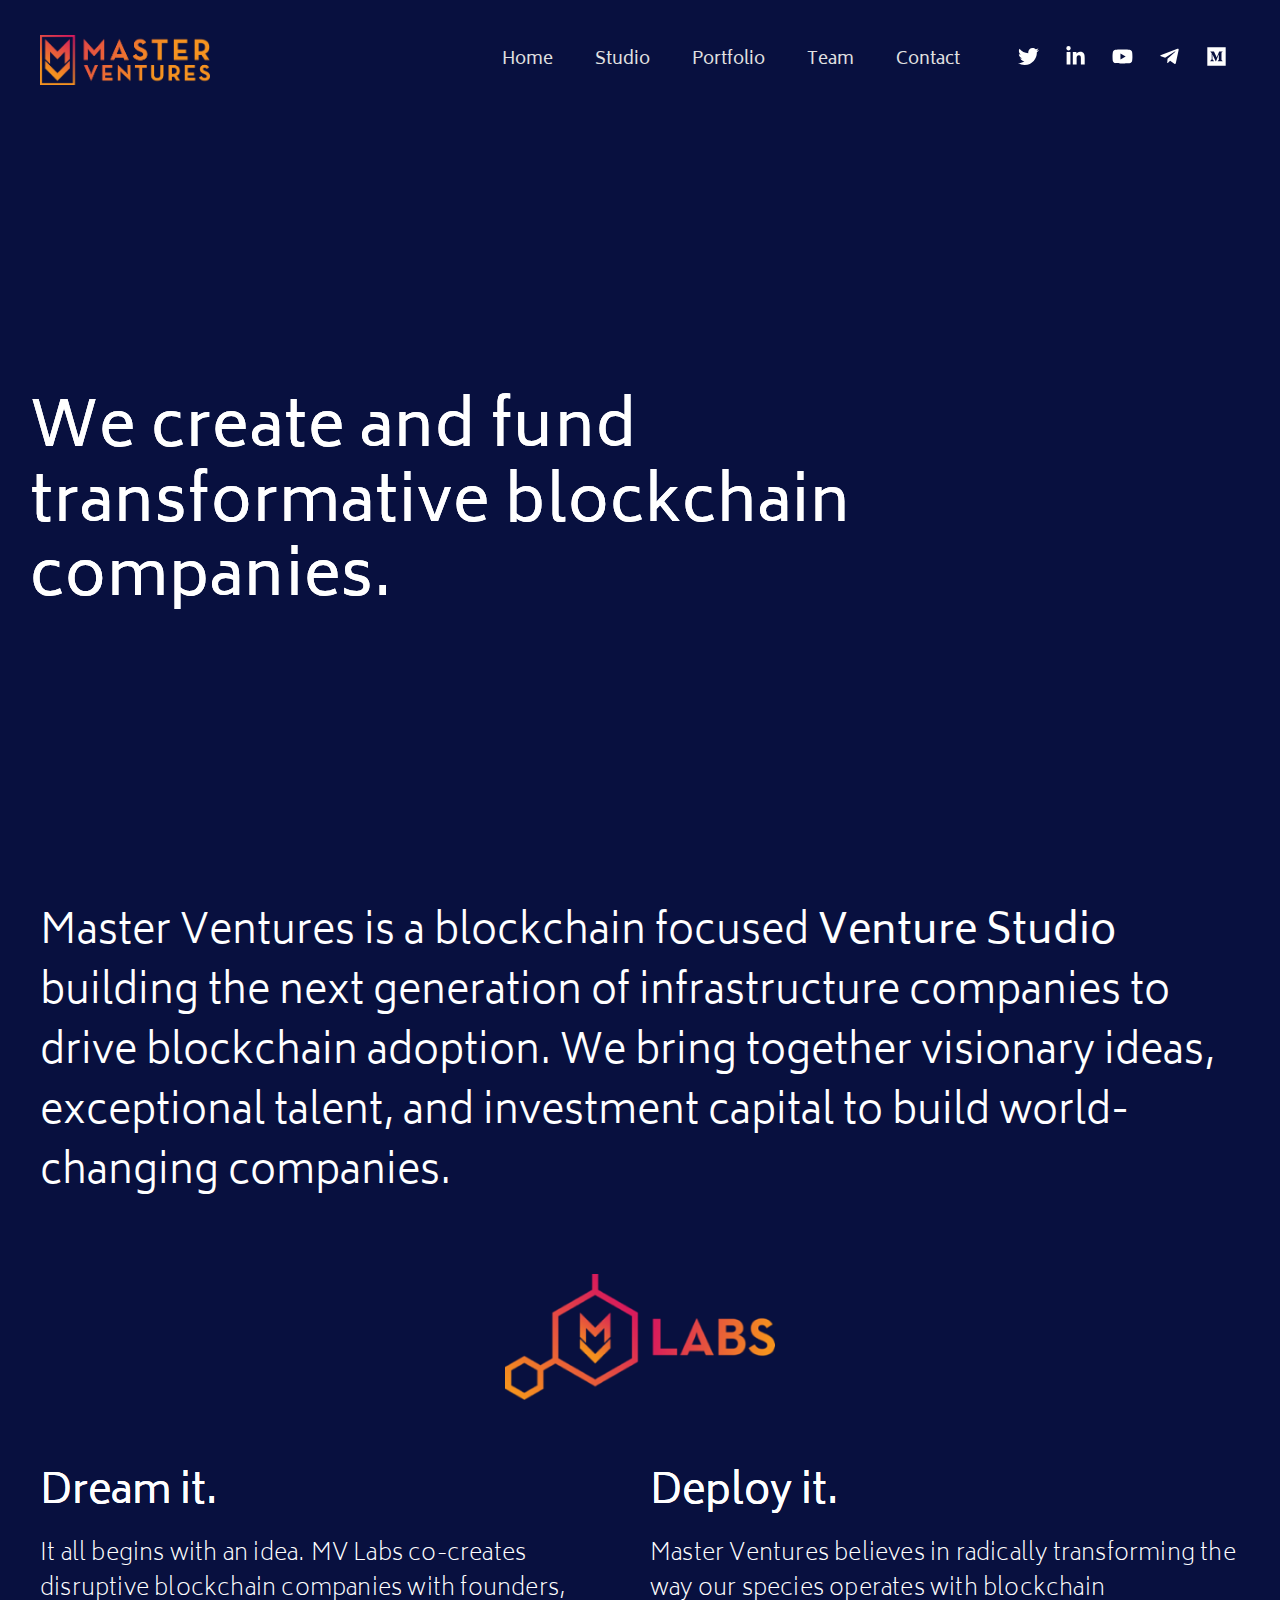
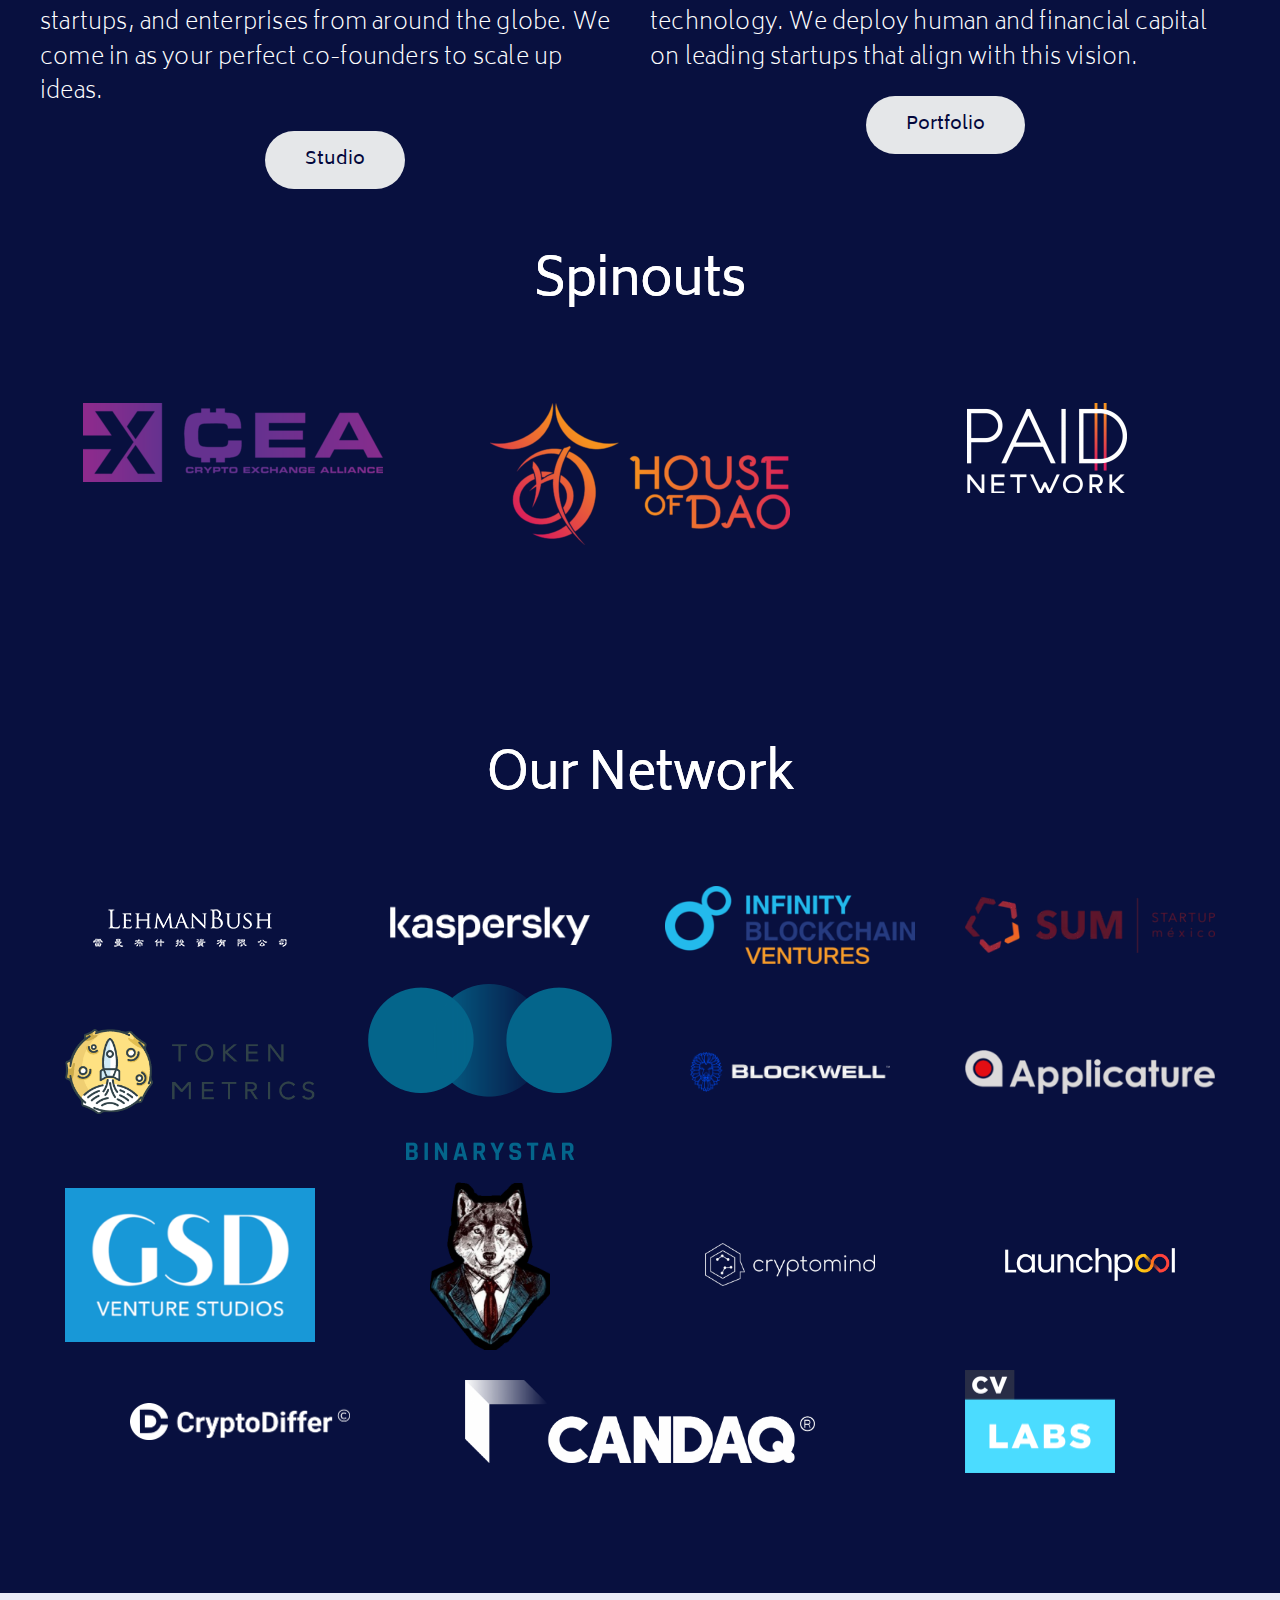
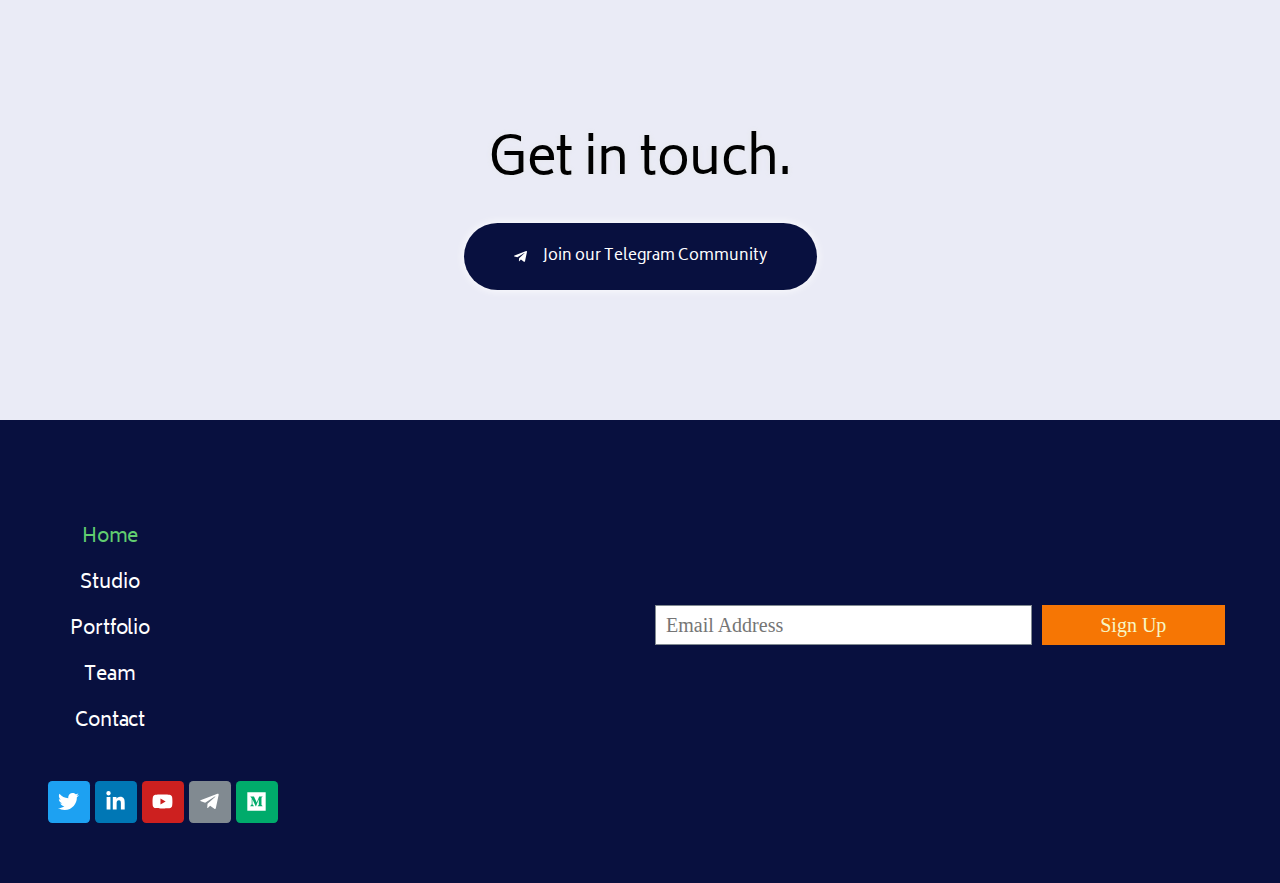
<file: index.html>
<!DOCTYPE html>
<html lang="en">
<head>
    <meta charset="UTF-8">
    <meta http-equiv="X-UA-Compatible" content="IE=edge">
    <meta name="viewport" content="width=device-width, initial-scale=1.0">
    <title>Master Ventures</title>
    

    <link rel="preconnect" href="https://fonts.gstatic.com">
    <link rel="preconnect" href="//cdnjs.cloudflare.com">

    <link href="https://fonts.googleapis.com/css2?family=GFS+Didot&display=swap" rel="stylesheet">
    <link href="https://fonts.googleapis.com/css2?family=Biryani:wght@300;400;600&display=swap" rel="stylesheet">
    <link rel="stylesheet" href="https://maxcdn.bootstrapcdn.com/bootstrap/4.0.0/css/bootstrap.min.css" integrity="sha384-Gn5384xqQ1aoWXA+058RXPxPg6fy4IWvTNh0E263XmFcJlSAwiGgFAW/dAiS6JXm" crossorigin="anonymous">
    <link rel="stylesheet" href="css/styles.css">
</head>
<body>
    <!-- header -->
    <header>
        <div class="page-container">

            <div id="header">
                <div class="header-wrap d-flex align-items-center flex-row">
                    <div class="header-left">
                        <div class="logo p-10">
                            <a href="">
                                <img width="1500" height="437" 
                                src="images/logo.png" 
                                class="attachment-full size-full" 
                                alt="Master Ventures" 
                                loading="lazy" 
                                srcset="images/logo.png 1500w, 
                                        images/logo-300x87.png 300w, 
                                        images/logo-1024x298.png 1024w, 
                                        images/logo-768x224.png 768w" 
                                        sizes="(max-width: 1500px) 100vw, 1500px"
                                >
                            </a>
                        </div>
                       
                    </div>
                    <div class="header-right d-flex flex-wrap flex-row justify-content-end align-items-start p-10">

                        <div class="menu-wrapper">
                            <nav id="menu">
                                <ul class="menu-list d-flex flex-row justify-content-end ml-auto" >
                                    <li class="menu-item ">
                                        <a href="" aria-current="page" class="active d-flex align-items-center">Home</a>
                                    </li>
                                    <li class="menu-item ">
                                        <a href="" class=" d-flex align-items-center">Studio</a>
                                    </li>
                                    <li class="menu-item ">
                                        <a href="" class=" d-flex align-items-center">Portfolio</a>
                                    </li>
                                    <li class="menu-item ">
                                        <a href="" class=" d-flex align-items-center">Team</a>
                                    </li>
                                    <li class="menu-item ">
                                        <a href="" class=" d-flex align-items-center">Contact</a>
                                    </li>
                                </ul>
                            </nav>
                            <div id="hamburger">
                                <span></span>
                                <span></span>
                                <span></span>
                            </div>
                            <div id="menu-mb">
                                <nav >
                                    <ul class="menu-list menu-list-mb" >
                                        <li class="menu-item ">
                                            <a href="" aria-current="page" class="active d-flex align-items-center ">Home</a>
                                        </li>
                                        <li class="menu-item ">
                                            <a href="" class=" d-flex align-items-center ">Studio</a>
                                        </li>
                                        <li class="menu-item ">
                                            <a href="" class=" d-flex align-items-center ">Portfolio</a>
                                        </li>
                                        <li class="menu-item ">
                                            <a href="" class=" d-flex align-items-center ">Team</a>
                                        </li>
                                        <li class="menu-item ">
                                            <a href="" class=" d-flex align-items-center ">Contact</a>
                                        </li>
                                    </ul>
                                </nav>
                            </div>
                        </div>
                       
                        <div class="header-social">
                            <ul class="d-flex flex-wrap ">
                                <li class="d-flex justify-content-center">
                                    <a href="javascript:;">
                                        <span class="icons">
                                            <svg xmlns="http://www.w3.org/2000/svg" viewBox="0 0 512 512">
                                                <path d="M459.37 151.716c.325 4.548.325 9.097.325 13.645 0 138.72-105.583 298.558-298.558 298.558-59.452 0-114.68-17.219-161.137-47.106 8.447.974 16.568 1.299 25.34 1.299 49.055 0 94.213-16.568 130.274-44.832-46.132-.975-84.792-31.188-98.112-72.772 6.498.974 12.995 1.624 19.818 1.624 9.421 0 18.843-1.3 27.614-3.573-48.081-9.747-84.143-51.98-84.143-102.985v-1.299c13.969 7.797 30.214 12.67 47.431 13.319-28.264-18.843-46.781-51.005-46.781-87.391 0-19.492 5.197-37.36 14.294-52.954 51.655 63.675 129.3 105.258 216.365 109.807-1.624-7.797-2.599-15.918-2.599-24.04 0-57.828 46.782-104.934 104.934-104.934 30.213 0 57.502 12.67 76.67 33.137 23.715-4.548 46.456-13.32 66.599-25.34-7.798 24.366-24.366 44.833-46.132 57.827 21.117-2.273 41.584-8.122 60.426-16.243-14.292 20.791-32.161 39.308-52.628 54.253z"/>
                                            </svg>
                                        </span>
                                    </a>
                                </li>
                                <li class="d-flex justify-content-center">
                                    <a href="javascript:;">
                                        <span class="icons">
                                            <svg xmlns="http://www.w3.org/2000/svg" viewBox="0 0 448 512">
                                                <path d="M100.28 448H7.4V148.9h92.88zM53.79 108.1C24.09 108.1 0 83.5 0 53.8a53.79 53.79 0 0 1 107.58 0c0 29.7-24.1 54.3-53.79 54.3zM447.9 448h-92.68V302.4c0-34.7-.7-79.2-48.29-79.2-48.29 0-55.69 37.7-55.69 76.7V448h-92.78V148.9h89.08v40.8h1.3c12.4-23.5 42.69-48.3 87.88-48.3 94 0 111.28 61.9 111.28 142.3V448z"/>
                                            </svg>
                                        </span>
                                    </a>
                                </li>
                                <li class="d-flex justify-content-center">
                                    <a href="javascript:;">
                                        <span class="icons">
                                            <svg xmlns="http://www.w3.org/2000/svg" viewBox="0 0 576 512">
                                                <path d="M549.655 124.083c-6.281-23.65-24.787-42.276-48.284-48.597C458.781 64 288 64 288 64S117.22 64 74.629 75.486c-23.497 6.322-42.003 24.947-48.284 48.597-11.412 42.867-11.412 132.305-11.412 132.305s0 89.438 11.412 132.305c6.281 23.65 24.787 41.5 48.284 47.821C117.22 448 288 448 288 448s170.78 0 213.371-11.486c23.497-6.321 42.003-24.171 48.284-47.821 11.412-42.867 11.412-132.305 11.412-132.305s0-89.438-11.412-132.305zm-317.51 213.508V175.185l142.739 81.205-142.739 81.201z"/>
                                            </svg>
                                        </span>
                                    </a>
                                </li>
                                <li class="d-flex justify-content-center">
                                    <a href="javascript:;">
                                        <span class="icons">
                                            <svg xmlns="http://www.w3.org/2000/svg" viewBox="0 0 448 512">
                                                <path d="M446.7 98.6l-67.6 318.8c-5.1 22.5-18.4 28.1-37.3 17.5l-103-75.9-49.7 47.8c-5.5 5.5-10.1 10.1-20.7 10.1l7.4-104.9 190.9-172.5c8.3-7.4-1.8-11.5-12.9-4.1L117.8 284 16.2 252.2c-22.1-6.9-22.5-22.1 4.6-32.7L418.2 66.4c18.4-6.9 34.5 4.1 28.5 32.2z"/>
                                            </svg>
                                        </span>
                                    </a>
                                </li>
                                <li class="d-flex justify-content-center">
                                    <a href="javascript:;">
                                        <span class="icons">
                                            <svg xmlns="http://www.w3.org/2000/svg" viewBox="0 0 448 512">
                                                <path d="M0 32v448h448V32H0zm372.2 106.1l-24 23c-2.1 1.6-3.1 4.2-2.7 6.7v169.3c-.4 2.6.6 5.2 2.7 6.7l23.5 23v5.1h-118V367l24.3-23.6c2.4-2.4 2.4-3.1 2.4-6.7V199.8l-67.6 171.6h-9.1L125 199.8v115c-.7 4.8 1 9.7 4.4 13.2l31.6 38.3v5.1H71.2v-5.1l31.6-38.3c3.4-3.5 4.9-8.4 4.1-13.2v-133c.4-3.7-1-7.3-3.8-9.8L75 138.1V133h87.3l67.4 148L289 133.1h83.2v5z"/>
                                            </svg>
                                        </span>
                                    </a>
                                </li>
                            </ul>
                        </div>
                    </div>
                </div>
            </div>

        </div>
    </header>

    <!-- end header -->
    <main class="main-content"> 
       
        <section class="home-big-text d-flex align-items-center">
            <div class="page-container">
                <h2 class="title p-10">
                    We create and fund <br>transformative blockchain <br>companies.
                </h2>
            </div>
        </section>

        <section class="home-big-desc">
            <div class="page-container">
                <div class="home-big-desc-content d-flex flex-wrap flex-row">
                    <div class="content-1 p-10 col-12 ">
                        <div class="content">
                            Master Ventures is a blockchain focused <strong>Venture Studio</strong> building the next generation of infrastructure companies to drive blockchain adoption. We bring together visionary ideas, exceptional talent, and investment capital to build world-changing companies.
                        </div>
                    </div>
                    <div class="content-2 p-10 col-12 ">
                        <div class="mt-50 mb-50 text-center">
                            <img src="images/labs.png" alt="">
                        </div>
                    </div>
                    <div class="content-3 col-12 p-0">
                        <div class="d-flex flex-wrap">
                            <div class="col-12 col-md-6 p-0">
                                <div class="p-10 small-content">
                                    <h3 class="title p-0">
                                        Dream it. 
                                    </h3>
                                    <p class="desc">
                                        It all begins with an idea. MV Labs co-creates disruptive blockchain companies with founders, startups, and enterprises from around the globe.  We come in as your perfect co-founders to scale up ideas.
                                    </p>
                                    <p class="actions text-center">
                                    <a href="" class="">
                                        <span class="actions-wrapper">
                                            <span class="text">Studio</span>
                                        </span>
                                    </a>
                                    </p>
                                </div>
                            </div>
                            <div class="col-12 col-md-6 p-0">
                                <div class="p-10 small-content">
                                    <h3 class="title">
                                        Deploy it.
                                    </h3>
                                    <p class="desc">
                                        Master Ventures believes in radically transforming the way our species operates with blockchain technology. We deploy human and financial capital on leading startups that align with this vision.
                                    </p>
                                    <p class="actions text-center">
                                    <a href="" class="">
                                        <span class="actions-wrapper">
                                            <span class="text">Portfolio</span>
                                        </span>
                                    </a>
                                    </p>
                                </div>
                            </div>
                        </div>
                    </div>
                </div>
            </div>
        </section>

        <section class="spinouts text-center">
            <div class="page-container">
                <h2 class="title p-10">
                    Spinouts
                </h2>
                <div class="spinouts-list d-flex flex-wrap">
                    <div class="col-4">
                        <div class="spinouts-item d-flex justify-content-center h-100 align-items-stretch p-10 ">
                            <div class="spinouts-img d-flex flex-wrap">
                                <a href="">
                                    <img src="images/cea.png" alt="" loading="lazy">
                                </a>
                            </div>
                        </div>
                    </div>
                    <div class="col-4">
                        <div class="spinouts-item d-flex justify-content-center h-100 align-items-stretch p-10 ">
                            <div class="spinouts-img d-flex flex-wrap">
                                <a href="">
                                    <img src="images/hod.png" alt="" loading="lazy">
                                </a>
                            </div>
                        </div>
                    </div>
                    <div class="col-4">
                        <div class="spinouts-item d-flex justify-content-center h-100 align-items-stretch p-10 ">
                            <div class="spinouts-img d-flex flex-wrap">
                                <a href="">
                                    <img src="images/paid.png" alt="" loading="lazy">
                                </a>
                            </div>
                        </div>
                    </div>
                </div>
            </div>
        </section>

        <section class="network text-center p-10">
            <div class="page-container">
                <h2 class="title p-10">
                    Our Network
                </h2>
                <div class="network-list d-flex flex-wrap">
                    <div class="col-6 col-md-3">
                        <div class="network-item d-flex align-items-stretch justify-content-center p-10 ">
                            <div class="network-img d-flex align-items-center">
                                <a href="">
                                    <img src="images/lehmanbush-logo.png" alt="" loading="lazy">
                                </a>
                            </div>
                        </div>
                    </div>
                    <div class="col-6 col-md-3">
                        <div class="network-item d-flex align-items-stretch justify-content-center p-10 ">
                            <div class="network-img d-flex align-items-center">
                                <a href="">
                                    <img width="200" height="94" src="images/kaspersky-logo-200x40-1.png" alt="" loading="lazy">
                                </a>
                            </div>
                        </div>
                    </div>
                    <div class="col-6 col-md-3">
                        <div class="network-item d-flex align-items-stretch justify-content-center p-10 ">
                            <div class="network-img d-flex align-items-center">
                                <a href="">
                                    <img width="300" height="94" src="images/logo-ibv.png" alt="" loading="lazy">
                                </a>
                            </div>
                        </div>
                    </div>
                    <div class="col-6 col-md-3">
                        <div class="network-item d-flex align-items-stretch justify-content-center p-10 ">
                            <div class="network-img d-flex align-items-center">
                                <a href="">
                                    <img width="300" height="67" src="images/ezgif.com-webp-to-png.png" alt="" loading="lazy">
                                </a>
                            </div>
                        </div>
                    </div>
                    <div class="col-6 col-md-3">
                        <div class="network-item d-flex align-items-stretch justify-content-center p-10 ">
                            <div class="network-img d-flex align-items-center">
                                <a href="">
                                    <img width="436" height="148" src="images/tokenmetrics.png" alt="" loading="lazy"
                                    srcset="images/tokenmetrics.png 436w, images/tokenmetrics-300x102.png 300w" sizes="(max-width: 436px) 100vw, 436px"
                                    >
                                </a>
                            </div>
                        </div>
                    </div>
                    <div class="col-6 col-md-3">
                        <div class="network-item d-flex align-items-stretch justify-content-center p-10 ">
                            <div class="network-img d-flex align-items-center">
                                <a href="">
                                    <img width="244" height="176" src="images/BinaryStar.png" alt="" loading="lazy" class="binarystar">
                                </a>
                            </div>
                        </div>
                    </div>
                    <div class="col-6 col-md-3">
                        <div class="network-item d-flex align-items-stretch justify-content-center p-10 ">
                            <div class="network-img d-flex align-items-center">
                                <a href="">
                                    <img  src="images/blockwell.png" alt="" loading="lazy">
                                </a>
                            </div>
                        </div>
                    </div>
                    <div class="col-6 col-md-3">
                        <div class="network-item d-flex align-items-stretch justify-content-center p-10 ">
                            <div class="network-img d-flex align-items-center">
                                <a href="">
                                    <img width="300" height="53" src="images/Applicature.png" alt="" loading="lazy">
                                </a>
                            </div>
                        </div>
                    </div>
                    <div class="col-6 col-md-3">
                        <div class="network-item d-flex align-items-stretch justify-content-center p-10 ">
                            <div class="network-img d-flex align-items-center">
                                <a href="">
                                    <img width="300" height="185" src="images/GSDVS.png" alt="" loading="lazy" class="gsdvs">
                                </a>
                            </div>
                        </div>
                    </div>
                    <div class="col-6 col-md-3">
                        <div class="network-item d-flex align-items-stretch justify-content-center p-10 ">
                            <div class="network-img d-flex align-items-center">
                                <a href="">
                                    <img width="324" height="452" src="images/wolfonaire.png" alt="" loading="lazy" class="wolf"
                                    srcset="images/wolfonaire.png 324w, images/wolfonaire-215x300.png 215w" sizes="(max-width: 324px) 100vw, 324px"
                                    >
                                </a>
                            </div>
                        </div>
                    </div>
                    <div class="col-6 col-md-3">
                        <div class="network-item d-flex align-items-stretch justify-content-center p-10 ">
                            <div class="network-img d-flex align-items-center">
                                <a href="">
                                    <img width="500" height="126" src="images/Logo-AlternateLayout-White.png" alt="" loading="lazy" class="cryptomind"
                                    srcset="images/Logo-AlternateLayout-White.png 500w, images/Logo-AlternateLayout-White-300x76.png 300w" sizes="(max-width: 500px) 100vw, 500px"
                                    >
                                </a>
                            </div>
                        </div>
                    </div>
                    <div class="col-6 col-md-3">
                        <div class="network-item d-flex align-items-stretch justify-content-center p-10 ">
                            <div class="network-img d-flex align-items-center">
                                <a href="">
                                    <img width="600" height="116" src="images/launchpoolcolor.png" alt="" loading="lazy"  class="cryptomind"
                                    srcset="images/launchpoolcolor.png 600w, images/launchpoolcolor-300x58.png 300w" sizes="(max-width: 600px) 100vw, 600px"
                                    >
                                </a>
                            </div>
                        </div>
                    </div>
                    <div class="col-6 col-md-4">
                        <div class="network-item d-flex align-items-stretch justify-content-center p-10 ">
                            <div class="network-img d-flex align-items-center">
                                <a href="">
                                    <img src="images/CryptoDiffer-Logo-New-1-1.png" alt="" loading="lazy" class="cryptodiffer">
                                </a>
                            </div>
                        </div>
                    </div>
                    <div class="col-6 col-md-4 ">
                        <div class="network-item d-flex align-items-stretch justify-content-center p-10 ">
                            <div class="network-img d-flex align-items-center">
                                <a href="">
                                    <img src="images/CANDAQ-2048x487.png" alt="" loading="lazy" class="candaq">
                                </a>
                            </div>
                        </div>
                    </div>
                    <div class="col-12 col-md-4">
                        <div class="network-item d-flex align-items-stretch justify-content-center p-10 ">
                            <div class="network-img d-flex align-items-center">
                                <a href="">
                                    <img src="images/cvvc.png" alt="" loading="lazy" class="cvlabs">
                                </a>
                            </div>
                        </div>
                    </div>
                </div>
            </div>
        </section>

        <section class="getintouch text-center">
            <div class="page-container">
                <h2 class="title p-10">
                    Get in touch.
                </h2>
                <a href="" class="actions">
                    <span class="actions-wrapper d-flex align-items-center">
                        <span class="actions-icon">
                            <svg xmlns="http://www.w3.org/2000/svg" viewBox="0 0 448 512">
                                <path d="M446.7 98.6l-67.6 318.8c-5.1 22.5-18.4 28.1-37.3 17.5l-103-75.9-49.7 47.8c-5.5 5.5-10.1 10.1-20.7 10.1l7.4-104.9 190.9-172.5c8.3-7.4-1.8-11.5-12.9-4.1L117.8 284 16.2 252.2c-22.1-6.9-22.5-22.1 4.6-32.7L418.2 66.4c18.4-6.9 34.5 4.1 28.5 32.2z"></path>
                            </svg>			
                        </span>
                        Join our Telegram Community 
                    </span>
                </a>
            </div>
        </section>
    </main>

    <!-- footer -->

    <footer>
        <div class="page-container">
            <div id="footer" class="d-flex flex-wrap flex-row">
                <div class="footer-col col-12 col-md-6">
                    <div class="footer-left p-10">
                        <div class="footer-left-wrap">

                            <div class="footer-links">
                                <nav>
                                    <ul>
                                        <li>
                                            <a href="" class="active d-flex justify-content-center flex-row ">Home</a>
                                        </li>
                                        <li>
                                            <a href="" class="d-flex justify-content-center flex-row">Studio</a>
                                        </li>
                                        <li>
                                            <a href="" class="d-flex justify-content-center flex-row">Portfolio</a>
                                        </li>
                                        <li>
                                            <a href="" class="d-flex justify-content-center flex-row">Team</a>
                                        </li>
                                        <li>
                                            <a href="" class="d-flex justify-content-center flex-row">Contact</a>
                                        </li>
                                    </ul>
                                </nav>
                            </div>

                        </div>
                    </div>
                </div>
                <div class="footer-col order-1 order-md-0 col-12 col-md-6">
                    <form class="subscribe-form d-flex align-items-center" method="post" >
                    
                        <div class="form-wrap d-flex flex-wrap w-100">
                            <div class="form-input col-md-8 col-12 ">
                                <input size="1" type="email" name="subsribe[email]" id="email-subscribe" class="" placeholder="Email Address" required="required" aria-required="true" />
                            </div>
                            <div class="form-buttons col-md-4 col-12 ">
                                <button type="submit" class="d-inline-block w-100">
                                    <span>
                                        <span class="elementor-button-text">Sign Up</span>
                                    </span>
                                </button>
                            </div>
                        </div>
                    </form>
                    
                </div>
                <div class="footer-col col-12 ">
                    
                    <div class="d-flex footer-social justify-content-center justify-content-md-start">
                        <ul class="d-flex flex-wrap">
                            <li class="d-flex align-items-center">
                                <a href="javascript:;" class="ic-twitter d-flex align-items-center justify-content-center">
                                    <span class="icons">
                                        <svg xmlns="http://www.w3.org/2000/svg" viewBox="0 0 512 512">
                                            <path d="M459.37 151.716c.325 4.548.325 9.097.325 13.645 0 138.72-105.583 298.558-298.558 298.558-59.452 0-114.68-17.219-161.137-47.106 8.447.974 16.568 1.299 25.34 1.299 49.055 0 94.213-16.568 130.274-44.832-46.132-.975-84.792-31.188-98.112-72.772 6.498.974 12.995 1.624 19.818 1.624 9.421 0 18.843-1.3 27.614-3.573-48.081-9.747-84.143-51.98-84.143-102.985v-1.299c13.969 7.797 30.214 12.67 47.431 13.319-28.264-18.843-46.781-51.005-46.781-87.391 0-19.492 5.197-37.36 14.294-52.954 51.655 63.675 129.3 105.258 216.365 109.807-1.624-7.797-2.599-15.918-2.599-24.04 0-57.828 46.782-104.934 104.934-104.934 30.213 0 57.502 12.67 76.67 33.137 23.715-4.548 46.456-13.32 66.599-25.34-7.798 24.366-24.366 44.833-46.132 57.827 21.117-2.273 41.584-8.122 60.426-16.243-14.292 20.791-32.161 39.308-52.628 54.253z"/>
                                        </svg>
                                    </span>
                                </a>
                            </li>
                            <li class="d-flex align-items-center">
                                <a href="javascript:;" class="ic-linknd d-flex align-items-center justify-content-center">
                                    <span class="icons">
                                        <svg xmlns="http://www.w3.org/2000/svg" viewBox="0 0 448 512">
                                            <path d="M100.28 448H7.4V148.9h92.88zM53.79 108.1C24.09 108.1 0 83.5 0 53.8a53.79 53.79 0 0 1 107.58 0c0 29.7-24.1 54.3-53.79 54.3zM447.9 448h-92.68V302.4c0-34.7-.7-79.2-48.29-79.2-48.29 0-55.69 37.7-55.69 76.7V448h-92.78V148.9h89.08v40.8h1.3c12.4-23.5 42.69-48.3 87.88-48.3 94 0 111.28 61.9 111.28 142.3V448z"/>
                                        </svg>
                                    </span>
                                </a>
                            </li>
                            <li class="d-flex align-items-center">
                                <a href="javascript:;" class="ic-youtube d-flex align-items-center justify-content-center">
                                    <span class="icons">
                                        <svg xmlns="http://www.w3.org/2000/svg" viewBox="0 0 576 512">
                                            <path d="M549.655 124.083c-6.281-23.65-24.787-42.276-48.284-48.597C458.781 64 288 64 288 64S117.22 64 74.629 75.486c-23.497 6.322-42.003 24.947-48.284 48.597-11.412 42.867-11.412 132.305-11.412 132.305s0 89.438 11.412 132.305c6.281 23.65 24.787 41.5 48.284 47.821C117.22 448 288 448 288 448s170.78 0 213.371-11.486c23.497-6.321 42.003-24.171 48.284-47.821 11.412-42.867 11.412-132.305 11.412-132.305s0-89.438-11.412-132.305zm-317.51 213.508V175.185l142.739 81.205-142.739 81.201z"/>
                                        </svg>
                                    </span>
                                </a>
                            </li>
                            <li class="d-flex align-items-center">
                                <a href="javascript:;" class="ic-telegram d-flex align-items-center justify-content-center">
                                    <span class="icons">
                                        <svg xmlns="http://www.w3.org/2000/svg" viewBox="0 0 448 512">
                                            <path d="M446.7 98.6l-67.6 318.8c-5.1 22.5-18.4 28.1-37.3 17.5l-103-75.9-49.7 47.8c-5.5 5.5-10.1 10.1-20.7 10.1l7.4-104.9 190.9-172.5c8.3-7.4-1.8-11.5-12.9-4.1L117.8 284 16.2 252.2c-22.1-6.9-22.5-22.1 4.6-32.7L418.2 66.4c18.4-6.9 34.5 4.1 28.5 32.2z"/>
                                        </svg>
                                    </span>
                                </a>
                            </li>
                            <li class="d-flex align-items-center">
                                <a href="javascript:;" class="ic-medium d-flex align-items-center justify-content-center">
                                    <span class="icons">
                                        <svg xmlns="http://www.w3.org/2000/svg" viewBox="0 0 448 512">
                                            <path d="M0 32v448h448V32H0zm372.2 106.1l-24 23c-2.1 1.6-3.1 4.2-2.7 6.7v169.3c-.4 2.6.6 5.2 2.7 6.7l23.5 23v5.1h-118V367l24.3-23.6c2.4-2.4 2.4-3.1 2.4-6.7V199.8l-67.6 171.6h-9.1L125 199.8v115c-.7 4.8 1 9.7 4.4 13.2l31.6 38.3v5.1H71.2v-5.1l31.6-38.3c3.4-3.5 4.9-8.4 4.1-13.2v-133c.4-3.7-1-7.3-3.8-9.8L75 138.1V133h87.3l67.4 148L289 133.1h83.2v5z"/>
                                        </svg>
                                    </span>
                                </a>
                            </li>
                        </ul>
                    </div>
                </div>
            </div>
        </div>
    </footer>

    <!-- end footer-->

    <script src="js/main.js"></script>
</body>
</html>
</file>
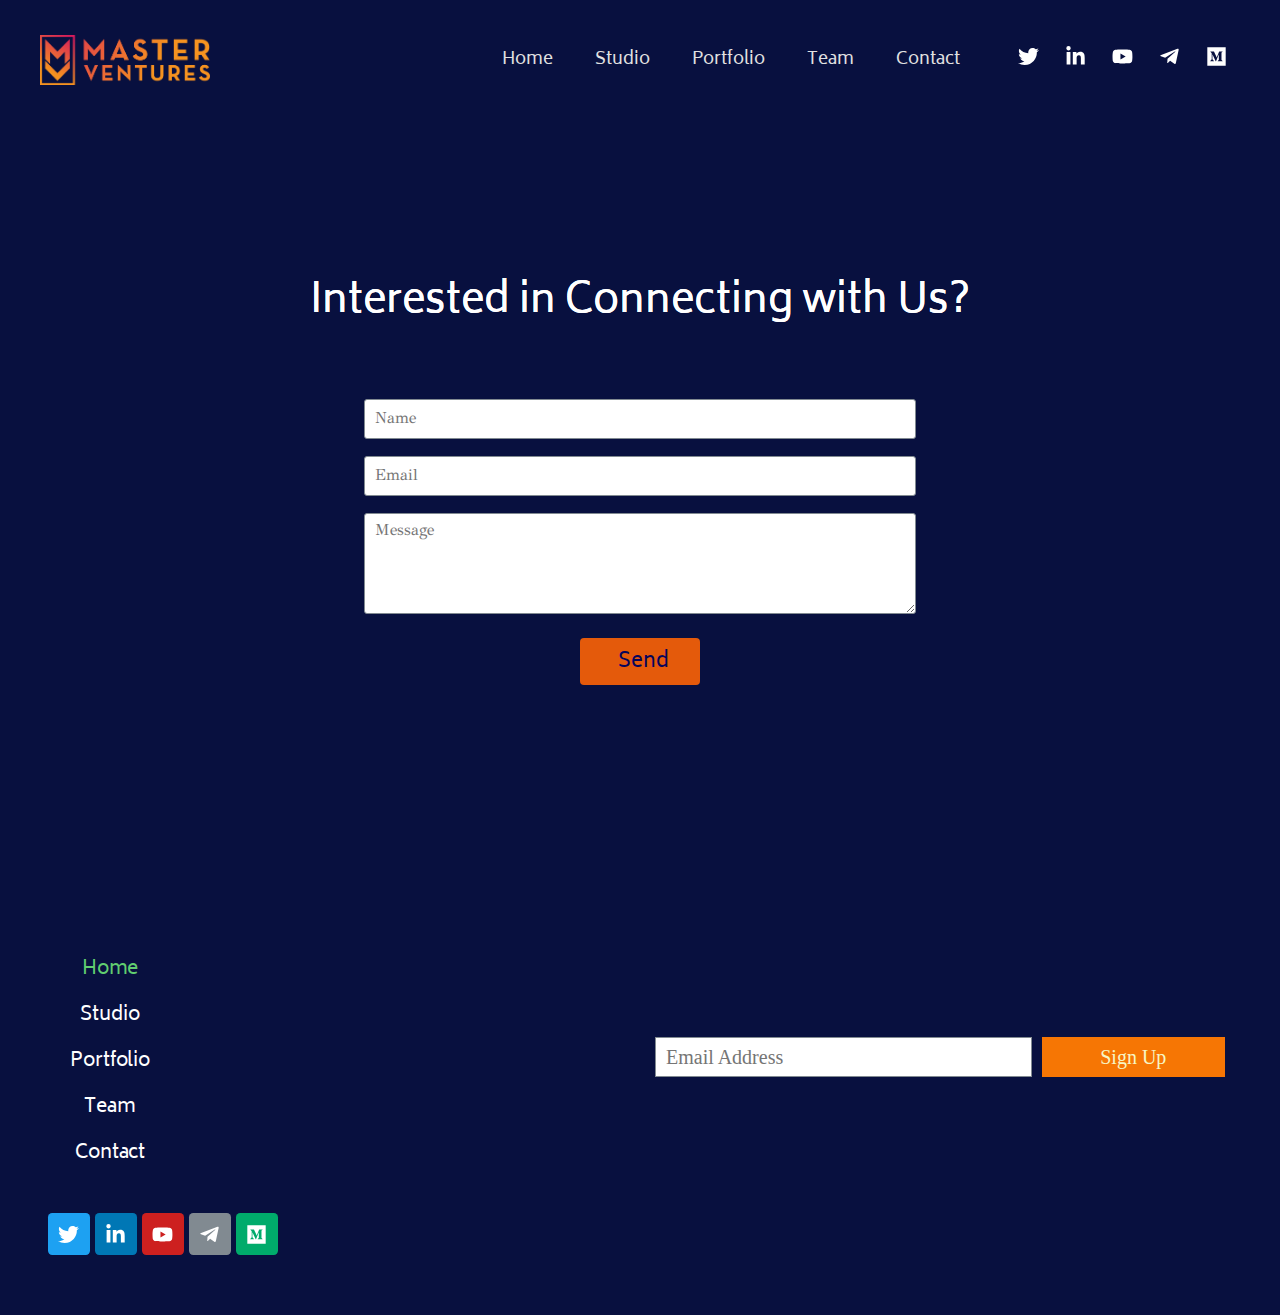
<file: contact.html>
<!DOCTYPE html>
<html lang="en">
<head>
    <meta charset="UTF-8">
    <meta http-equiv="X-UA-Compatible" content="IE=edge">
    <meta name="viewport" content="width=device-width, initial-scale=1.0">
    <title>Master Ventures</title>
    

    <link rel="preconnect" href="https://fonts.gstatic.com">
    <link rel="preconnect" href="//cdnjs.cloudflare.com">

    <link href="https://fonts.googleapis.com/css2?family=GFS+Didot&display=swap" rel="stylesheet">
    <link href="https://fonts.googleapis.com/css2?family=Biryani:wght@300;400;600&display=swap" rel="stylesheet">
    <link rel="stylesheet" href="https://maxcdn.bootstrapcdn.com/bootstrap/4.0.0/css/bootstrap.min.css" integrity="sha384-Gn5384xqQ1aoWXA+058RXPxPg6fy4IWvTNh0E263XmFcJlSAwiGgFAW/dAiS6JXm" crossorigin="anonymous">
    <link rel="stylesheet" href="css/styles.css">
</head>
<body>
    <!-- header -->
    <header>
        <div class="page-container">

            <div id="header">
                <div class="header-wrap d-flex align-items-center flex-row">
                    <div class="header-left">
                        <div class="logo p-10">
                            <a href="">
                                <img width="1500" height="437" 
                                src="images/logo.png" 
                                class="attachment-full size-full" 
                                alt="Master Ventures" 
                                loading="lazy" 
                                srcset="images/logo.png 1500w, 
                                        images/logo-300x87.png 300w, 
                                        images/logo-1024x298.png 1024w, 
                                        images/logo-768x224.png 768w" 
                                        sizes="(max-width: 1500px) 100vw, 1500px"
                                >
                            </a>
                        </div>
                       
                    </div>
                    <div class="header-right d-flex flex-wrap flex-row justify-content-end align-items-start p-10">

                        <div class="menu-wrapper">
                            <nav id="menu">
                                <ul class="menu-list d-flex flex-row justify-content-end ml-auto" >
                                    <li class="menu-item ">
                                        <a href="" aria-current="page" class="active d-flex align-items-center">Home</a>
                                    </li>
                                    <li class="menu-item ">
                                        <a href="" class=" d-flex align-items-center">Studio</a>
                                    </li>
                                    <li class="menu-item ">
                                        <a href="" class=" d-flex align-items-center">Portfolio</a>
                                    </li>
                                    <li class="menu-item ">
                                        <a href="" class=" d-flex align-items-center">Team</a>
                                    </li>
                                    <li class="menu-item ">
                                        <a href="" class=" d-flex align-items-center">Contact</a>
                                    </li>
                                </ul>
                            </nav>
                            <div id="hamburger">
                                <span></span>
                                <span></span>
                                <span></span>
                            </div>
                            <div id="menu-mb">
                                <nav >
                                    <ul class="menu-list menu-list-mb" >
                                        <li class="menu-item ">
                                            <a href="" aria-current="page" class="active d-flex align-items-center ">Home</a>
                                        </li>
                                        <li class="menu-item ">
                                            <a href="" class=" d-flex align-items-center ">Studio</a>
                                        </li>
                                        <li class="menu-item ">
                                            <a href="" class=" d-flex align-items-center ">Portfolio</a>
                                        </li>
                                        <li class="menu-item ">
                                            <a href="" class=" d-flex align-items-center ">Team</a>
                                        </li>
                                        <li class="menu-item ">
                                            <a href="" class=" d-flex align-items-center ">Contact</a>
                                        </li>
                                    </ul>
                                </nav>
                            </div>
                        </div>
                       
                        <div class="header-social">
                            <ul class="d-flex flex-wrap ">
                                <li class="d-flex justify-content-center">
                                    <a href="javascript:;">
                                        <span class="icons">
                                            <svg xmlns="http://www.w3.org/2000/svg" viewBox="0 0 512 512">
                                                <path d="M459.37 151.716c.325 4.548.325 9.097.325 13.645 0 138.72-105.583 298.558-298.558 298.558-59.452 0-114.68-17.219-161.137-47.106 8.447.974 16.568 1.299 25.34 1.299 49.055 0 94.213-16.568 130.274-44.832-46.132-.975-84.792-31.188-98.112-72.772 6.498.974 12.995 1.624 19.818 1.624 9.421 0 18.843-1.3 27.614-3.573-48.081-9.747-84.143-51.98-84.143-102.985v-1.299c13.969 7.797 30.214 12.67 47.431 13.319-28.264-18.843-46.781-51.005-46.781-87.391 0-19.492 5.197-37.36 14.294-52.954 51.655 63.675 129.3 105.258 216.365 109.807-1.624-7.797-2.599-15.918-2.599-24.04 0-57.828 46.782-104.934 104.934-104.934 30.213 0 57.502 12.67 76.67 33.137 23.715-4.548 46.456-13.32 66.599-25.34-7.798 24.366-24.366 44.833-46.132 57.827 21.117-2.273 41.584-8.122 60.426-16.243-14.292 20.791-32.161 39.308-52.628 54.253z"/>
                                            </svg>
                                        </span>
                                    </a>
                                </li>
                                <li class="d-flex justify-content-center">
                                    <a href="javascript:;">
                                        <span class="icons">
                                            <svg xmlns="http://www.w3.org/2000/svg" viewBox="0 0 448 512">
                                                <path d="M100.28 448H7.4V148.9h92.88zM53.79 108.1C24.09 108.1 0 83.5 0 53.8a53.79 53.79 0 0 1 107.58 0c0 29.7-24.1 54.3-53.79 54.3zM447.9 448h-92.68V302.4c0-34.7-.7-79.2-48.29-79.2-48.29 0-55.69 37.7-55.69 76.7V448h-92.78V148.9h89.08v40.8h1.3c12.4-23.5 42.69-48.3 87.88-48.3 94 0 111.28 61.9 111.28 142.3V448z"/>
                                            </svg>
                                        </span>
                                    </a>
                                </li>
                                <li class="d-flex justify-content-center">
                                    <a href="javascript:;">
                                        <span class="icons">
                                            <svg xmlns="http://www.w3.org/2000/svg" viewBox="0 0 576 512">
                                                <path d="M549.655 124.083c-6.281-23.65-24.787-42.276-48.284-48.597C458.781 64 288 64 288 64S117.22 64 74.629 75.486c-23.497 6.322-42.003 24.947-48.284 48.597-11.412 42.867-11.412 132.305-11.412 132.305s0 89.438 11.412 132.305c6.281 23.65 24.787 41.5 48.284 47.821C117.22 448 288 448 288 448s170.78 0 213.371-11.486c23.497-6.321 42.003-24.171 48.284-47.821 11.412-42.867 11.412-132.305 11.412-132.305s0-89.438-11.412-132.305zm-317.51 213.508V175.185l142.739 81.205-142.739 81.201z"/>
                                            </svg>
                                        </span>
                                    </a>
                                </li>
                                <li class="d-flex justify-content-center">
                                    <a href="javascript:;">
                                        <span class="icons">
                                            <svg xmlns="http://www.w3.org/2000/svg" viewBox="0 0 448 512">
                                                <path d="M446.7 98.6l-67.6 318.8c-5.1 22.5-18.4 28.1-37.3 17.5l-103-75.9-49.7 47.8c-5.5 5.5-10.1 10.1-20.7 10.1l7.4-104.9 190.9-172.5c8.3-7.4-1.8-11.5-12.9-4.1L117.8 284 16.2 252.2c-22.1-6.9-22.5-22.1 4.6-32.7L418.2 66.4c18.4-6.9 34.5 4.1 28.5 32.2z"/>
                                            </svg>
                                        </span>
                                    </a>
                                </li>
                                <li class="d-flex justify-content-center">
                                    <a href="javascript:;">
                                        <span class="icons">
                                            <svg xmlns="http://www.w3.org/2000/svg" viewBox="0 0 448 512">
                                                <path d="M0 32v448h448V32H0zm372.2 106.1l-24 23c-2.1 1.6-3.1 4.2-2.7 6.7v169.3c-.4 2.6.6 5.2 2.7 6.7l23.5 23v5.1h-118V367l24.3-23.6c2.4-2.4 2.4-3.1 2.4-6.7V199.8l-67.6 171.6h-9.1L125 199.8v115c-.7 4.8 1 9.7 4.4 13.2l31.6 38.3v5.1H71.2v-5.1l31.6-38.3c3.4-3.5 4.9-8.4 4.1-13.2v-133c.4-3.7-1-7.3-3.8-9.8L75 138.1V133h87.3l67.4 148L289 133.1h83.2v5z"/>
                                            </svg>
                                        </span>
                                    </a>
                                </li>
                            </ul>
                        </div>
                    </div>
                </div>
            </div>

        </div>
    </header>


    <!-- end header -->
    <main class="main-content"> 
        <section class="contact-us text-center">

            <div class="page-container">

                <h1 class="title">
                    Interested in Connecting with Us? 
                </h1>

                <div class="form-contact-wrapper">
                    <form class="contact-form" method="post" name="New Form">
                    
                        <div class="contact-form-fields-wrapper ">
                            <div class="contact-field-group d-inline-block w-100">
                                <input size="1" type="text" name="form_fields[name]" id="form-field-name" class="elementor-field elementor-size-sm elementor-field-textual" placeholder="Name" />
                            </div>
                            <div class="contact-field-group d-inline-block w-100">
                                
                                <input size="1" type="email" name="form_fields[email]" id="form-field-email" class="elementor-field elementor-size-sm elementor-field-textual" placeholder="Email" required="required" aria-required="true" />
                            </div>
                            <div class="contact-field-group d-inline-block w-100">
                                
                                <textarea class="elementor-field-textual elementor-field elementor-size-sm" name="form_fields[message]" id="form-field-message" rows="4" placeholder="Message"></textarea>
                            </div>
                            <div class="contact-field-group d-inline-block w-100 contact-buttons ">
                                <button type="submit" class="">
                                    <span>
                                        <span class="elementor-button-text">Send</span>
                                    </span>
                                </button>
                            </div>
                        </div>
                    </form>
                    
                </div>
            </div>

        </section>
    </main>

    <!-- footer -->

    <footer>
        <div class="page-container">
            <div id="footer" class="d-flex flex-wrap flex-row">
                <div class="footer-col col-12 col-md-6">
                    <div class="footer-left p-10">
                        <div class="footer-left-wrap">

                            <div class="footer-links">
                                <nav>
                                    <ul>
                                        <li>
                                            <a href="" class="active d-flex justify-content-center flex-row ">Home</a>
                                        </li>
                                        <li>
                                            <a href="" class="d-flex justify-content-center flex-row">Studio</a>
                                        </li>
                                        <li>
                                            <a href="" class="d-flex justify-content-center flex-row">Portfolio</a>
                                        </li>
                                        <li>
                                            <a href="" class="d-flex justify-content-center flex-row">Team</a>
                                        </li>
                                        <li>
                                            <a href="" class="d-flex justify-content-center flex-row">Contact</a>
                                        </li>
                                    </ul>
                                </nav>
                            </div>

                        </div>
                    </div>
                </div>
                <div class="footer-col order-1 order-md-0 col-12 col-md-6">
                    <form class="subscribe-form d-flex align-items-center" method="post" >
                    
                        <div class="form-wrap d-flex flex-wrap w-100">
                            <div class="form-input col-md-8 col-12 ">
                                <input size="1" type="email" name="subsribe[email]" id="email-subscribe" class="" placeholder="Email Address" required="required" aria-required="true" />
                            </div>
                            <div class="form-buttons col-md-4 col-12 ">
                                <button type="submit" class="d-inline-block w-100">
                                    <span>
                                        <span class="elementor-button-text">Sign Up</span>
                                    </span>
                                </button>
                            </div>
                        </div>
                    </form>
                    
                </div>
                <div class="footer-col col-12 ">
                    
                    <div class="d-flex footer-social justify-content-center justify-content-md-start">
                        <ul class="d-flex flex-wrap">
                            <li class="d-flex align-items-center">
                                <a href="javascript:;" class="ic-twitter d-flex align-items-center justify-content-center">
                                    <span class="icons">
                                        <svg xmlns="http://www.w3.org/2000/svg" viewBox="0 0 512 512">
                                            <path d="M459.37 151.716c.325 4.548.325 9.097.325 13.645 0 138.72-105.583 298.558-298.558 298.558-59.452 0-114.68-17.219-161.137-47.106 8.447.974 16.568 1.299 25.34 1.299 49.055 0 94.213-16.568 130.274-44.832-46.132-.975-84.792-31.188-98.112-72.772 6.498.974 12.995 1.624 19.818 1.624 9.421 0 18.843-1.3 27.614-3.573-48.081-9.747-84.143-51.98-84.143-102.985v-1.299c13.969 7.797 30.214 12.67 47.431 13.319-28.264-18.843-46.781-51.005-46.781-87.391 0-19.492 5.197-37.36 14.294-52.954 51.655 63.675 129.3 105.258 216.365 109.807-1.624-7.797-2.599-15.918-2.599-24.04 0-57.828 46.782-104.934 104.934-104.934 30.213 0 57.502 12.67 76.67 33.137 23.715-4.548 46.456-13.32 66.599-25.34-7.798 24.366-24.366 44.833-46.132 57.827 21.117-2.273 41.584-8.122 60.426-16.243-14.292 20.791-32.161 39.308-52.628 54.253z"/>
                                        </svg>
                                    </span>
                                </a>
                            </li>
                            <li class="d-flex align-items-center">
                                <a href="javascript:;" class="ic-linknd d-flex align-items-center justify-content-center">
                                    <span class="icons">
                                        <svg xmlns="http://www.w3.org/2000/svg" viewBox="0 0 448 512">
                                            <path d="M100.28 448H7.4V148.9h92.88zM53.79 108.1C24.09 108.1 0 83.5 0 53.8a53.79 53.79 0 0 1 107.58 0c0 29.7-24.1 54.3-53.79 54.3zM447.9 448h-92.68V302.4c0-34.7-.7-79.2-48.29-79.2-48.29 0-55.69 37.7-55.69 76.7V448h-92.78V148.9h89.08v40.8h1.3c12.4-23.5 42.69-48.3 87.88-48.3 94 0 111.28 61.9 111.28 142.3V448z"/>
                                        </svg>
                                    </span>
                                </a>
                            </li>
                            <li class="d-flex align-items-center">
                                <a href="javascript:;" class="ic-youtube d-flex align-items-center justify-content-center">
                                    <span class="icons">
                                        <svg xmlns="http://www.w3.org/2000/svg" viewBox="0 0 576 512">
                                            <path d="M549.655 124.083c-6.281-23.65-24.787-42.276-48.284-48.597C458.781 64 288 64 288 64S117.22 64 74.629 75.486c-23.497 6.322-42.003 24.947-48.284 48.597-11.412 42.867-11.412 132.305-11.412 132.305s0 89.438 11.412 132.305c6.281 23.65 24.787 41.5 48.284 47.821C117.22 448 288 448 288 448s170.78 0 213.371-11.486c23.497-6.321 42.003-24.171 48.284-47.821 11.412-42.867 11.412-132.305 11.412-132.305s0-89.438-11.412-132.305zm-317.51 213.508V175.185l142.739 81.205-142.739 81.201z"/>
                                        </svg>
                                    </span>
                                </a>
                            </li>
                            <li class="d-flex align-items-center">
                                <a href="javascript:;" class="ic-telegram d-flex align-items-center justify-content-center">
                                    <span class="icons">
                                        <svg xmlns="http://www.w3.org/2000/svg" viewBox="0 0 448 512">
                                            <path d="M446.7 98.6l-67.6 318.8c-5.1 22.5-18.4 28.1-37.3 17.5l-103-75.9-49.7 47.8c-5.5 5.5-10.1 10.1-20.7 10.1l7.4-104.9 190.9-172.5c8.3-7.4-1.8-11.5-12.9-4.1L117.8 284 16.2 252.2c-22.1-6.9-22.5-22.1 4.6-32.7L418.2 66.4c18.4-6.9 34.5 4.1 28.5 32.2z"/>
                                        </svg>
                                    </span>
                                </a>
                            </li>
                            <li class="d-flex align-items-center">
                                <a href="javascript:;" class="ic-medium d-flex align-items-center justify-content-center">
                                    <span class="icons">
                                        <svg xmlns="http://www.w3.org/2000/svg" viewBox="0 0 448 512">
                                            <path d="M0 32v448h448V32H0zm372.2 106.1l-24 23c-2.1 1.6-3.1 4.2-2.7 6.7v169.3c-.4 2.6.6 5.2 2.7 6.7l23.5 23v5.1h-118V367l24.3-23.6c2.4-2.4 2.4-3.1 2.4-6.7V199.8l-67.6 171.6h-9.1L125 199.8v115c-.7 4.8 1 9.7 4.4 13.2l31.6 38.3v5.1H71.2v-5.1l31.6-38.3c3.4-3.5 4.9-8.4 4.1-13.2v-133c.4-3.7-1-7.3-3.8-9.8L75 138.1V133h87.3l67.4 148L289 133.1h83.2v5z"/>
                                        </svg>
                                    </span>
                                </a>
                            </li>
                        </ul>
                    </div>
                </div>
            </div>
        </div>
    </footer>

    <!-- end footer-->

    <script src="js/main.js"></script>
</body>
</html>
</file>
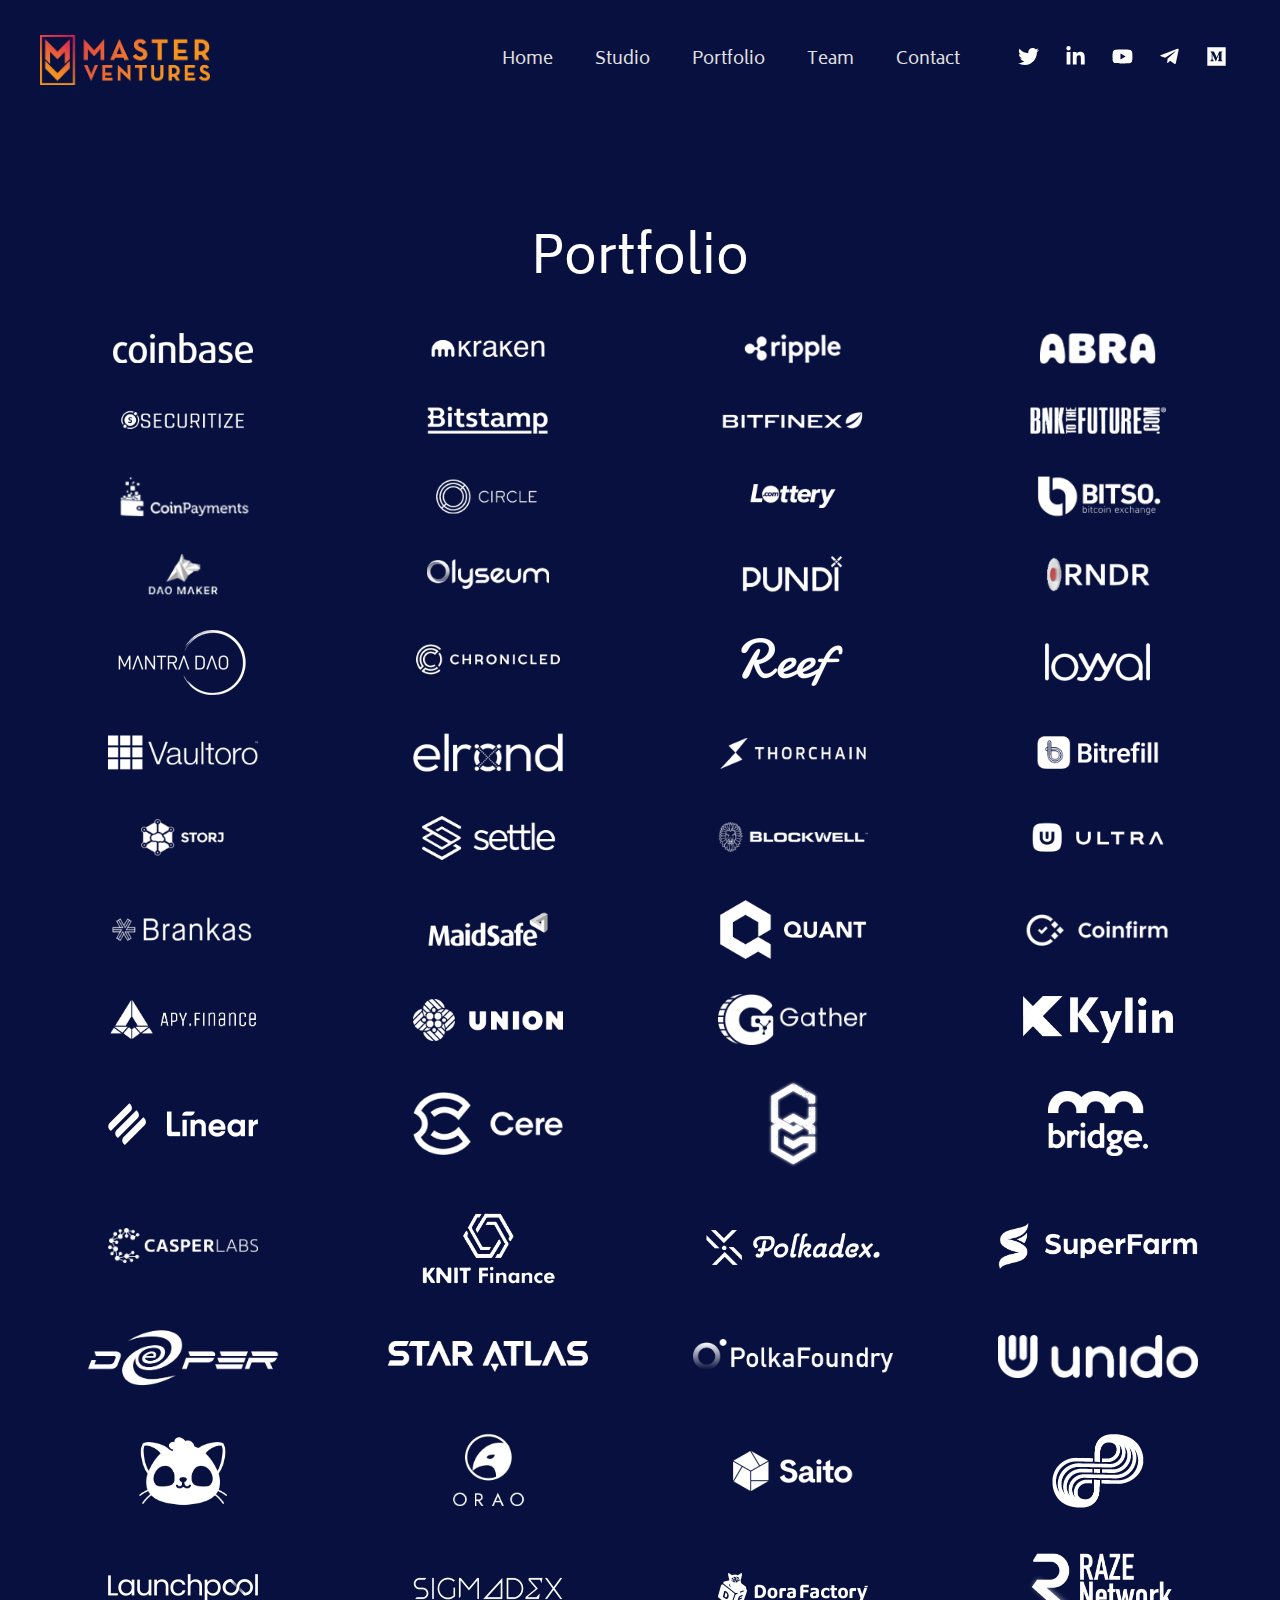
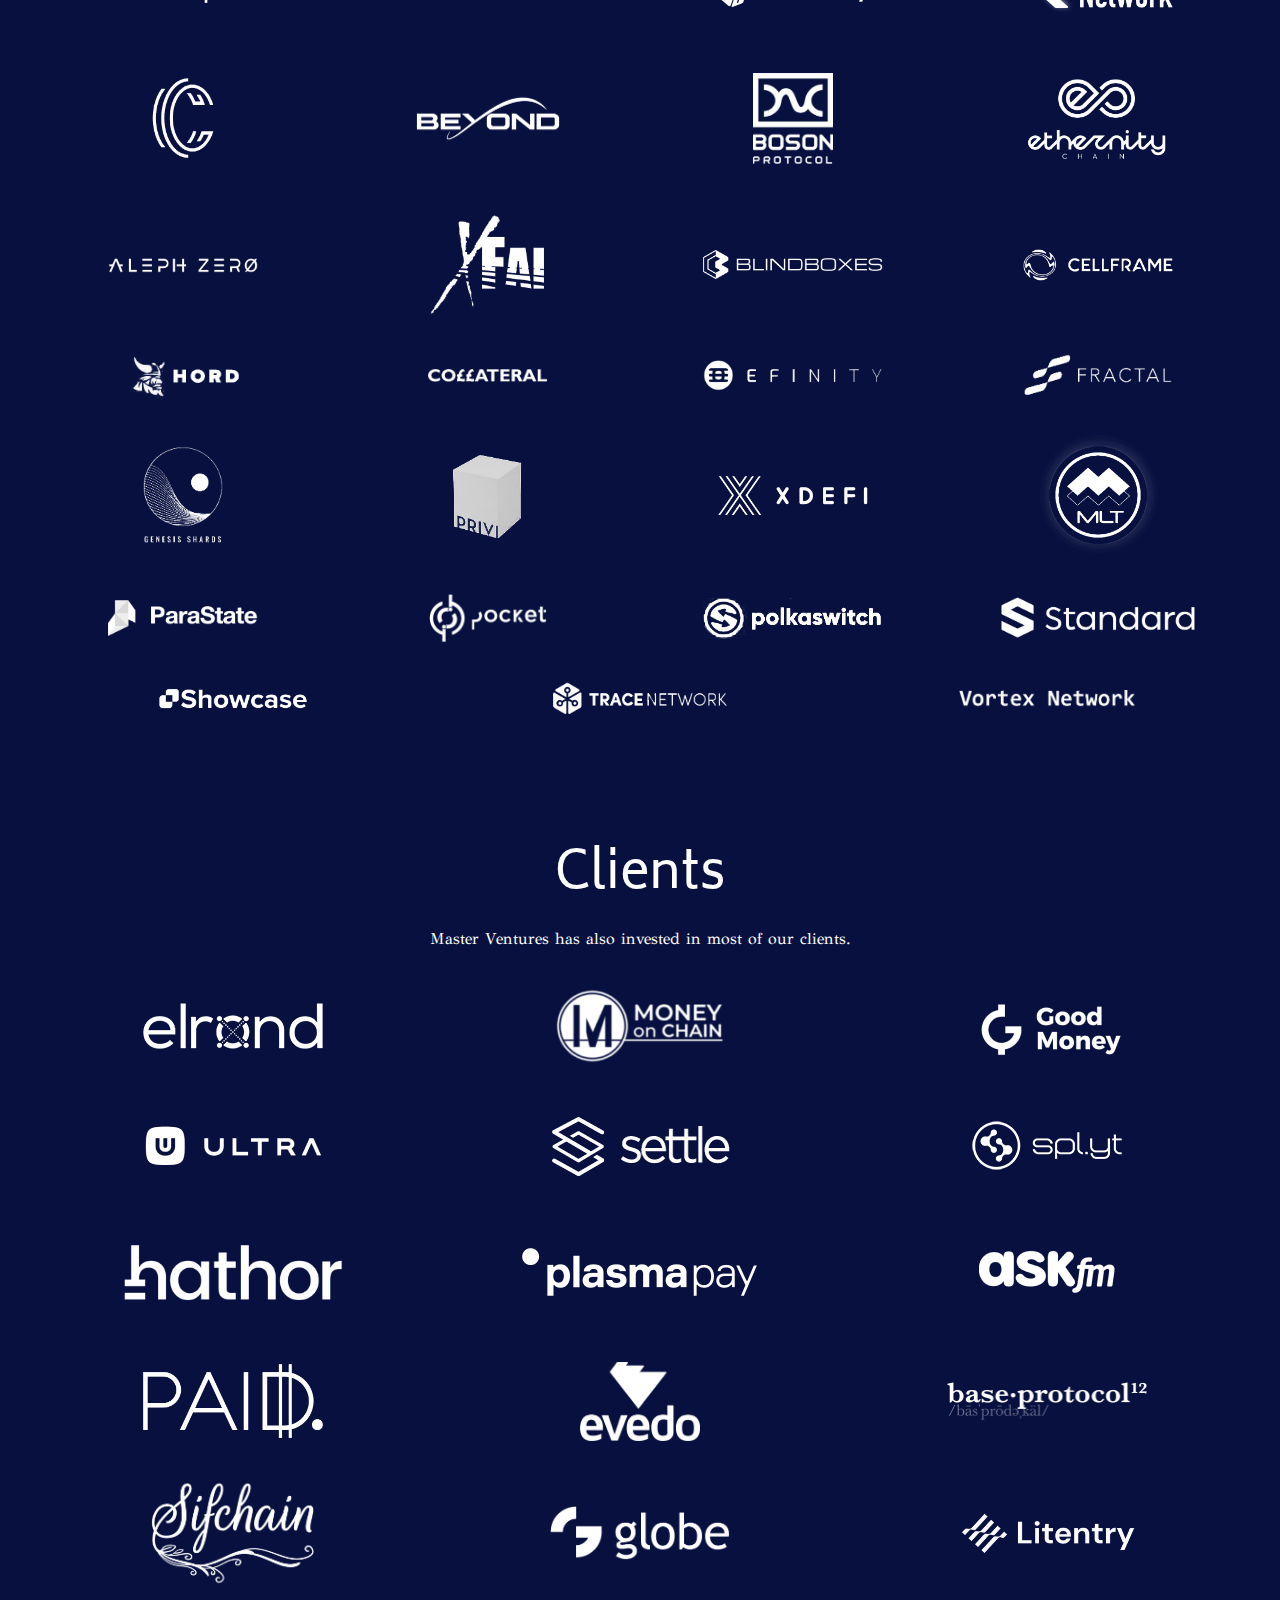
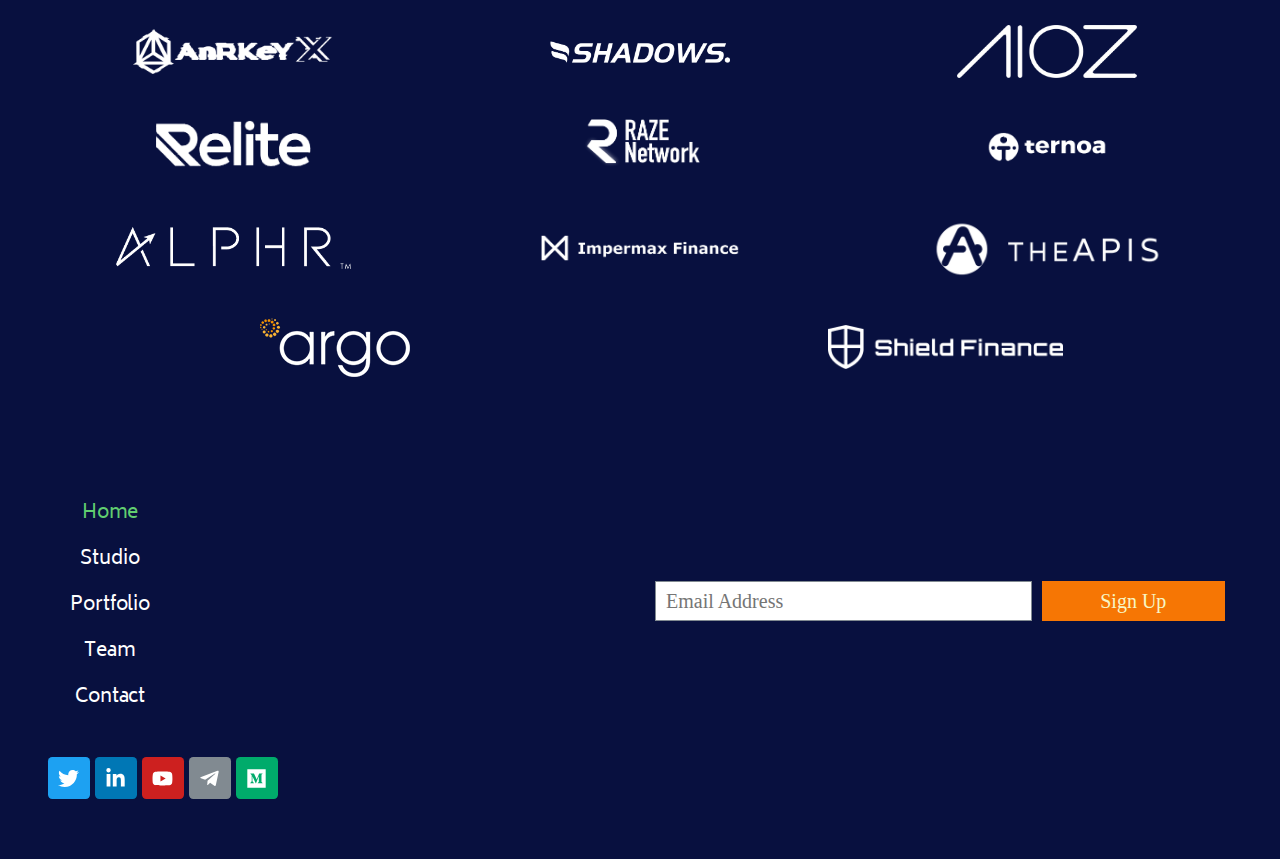
<file: portfolio.html>
<!DOCTYPE html>
<html lang="en">
<head>
    <meta charset="UTF-8">
    <meta http-equiv="X-UA-Compatible" content="IE=edge">
    <meta name="viewport" content="width=device-width, initial-scale=1.0">
    <title>Master Ventures</title>
    

    <link rel="preconnect" href="https://fonts.gstatic.com">
    <link rel="preconnect" href="//cdnjs.cloudflare.com">

    <link href="https://fonts.googleapis.com/css2?family=GFS+Didot&display=swap" rel="stylesheet">
    <link href="https://fonts.googleapis.com/css2?family=Biryani:wght@300;400;600&display=swap" rel="stylesheet">
    <link rel="stylesheet" href="https://maxcdn.bootstrapcdn.com/bootstrap/4.0.0/css/bootstrap.min.css" integrity="sha384-Gn5384xqQ1aoWXA+058RXPxPg6fy4IWvTNh0E263XmFcJlSAwiGgFAW/dAiS6JXm" crossorigin="anonymous">
    <link rel="stylesheet" href="css/styles.css">
</head>
<body>
    <!-- header -->
    <header>
        <div class="page-container">

            <div id="header">
                <div class="header-wrap d-flex align-items-center flex-row">
                    <div class="header-left">
                        <div class="logo p-10">
                            <a href="">
                                <img width="1500" height="437" 
                                src="images/logo.png" 
                                class="attachment-full size-full" 
                                alt="Master Ventures" 
                                loading="lazy" 
                                srcset="images/logo.png 1500w, 
                                        images/logo-300x87.png 300w, 
                                        images/logo-1024x298.png 1024w, 
                                        images/logo-768x224.png 768w" 
                                        sizes="(max-width: 1500px) 100vw, 1500px"
                                >
                            </a>
                        </div>
                       
                    </div>
                    <div class="header-right d-flex flex-wrap flex-row justify-content-end align-items-start p-10">

                        <div class="menu-wrapper">
                            <nav id="menu">
                                <ul class="menu-list d-flex flex-row justify-content-end ml-auto" >
                                    <li class="menu-item ">
                                        <a href="" aria-current="page" class="active d-flex align-items-center">Home</a>
                                    </li>
                                    <li class="menu-item ">
                                        <a href="" class=" d-flex align-items-center">Studio</a>
                                    </li>
                                    <li class="menu-item ">
                                        <a href="" class=" d-flex align-items-center">Portfolio</a>
                                    </li>
                                    <li class="menu-item ">
                                        <a href="" class=" d-flex align-items-center">Team</a>
                                    </li>
                                    <li class="menu-item ">
                                        <a href="" class=" d-flex align-items-center">Contact</a>
                                    </li>
                                </ul>
                            </nav>
                            <div id="hamburger">
                                <span></span>
                                <span></span>
                                <span></span>
                            </div>
                            <div id="menu-mb">
                                <nav >
                                    <ul class="menu-list menu-list-mb" >
                                        <li class="menu-item ">
                                            <a href="" aria-current="page" class="active d-flex align-items-center ">Home</a>
                                        </li>
                                        <li class="menu-item ">
                                            <a href="" class=" d-flex align-items-center ">Studio</a>
                                        </li>
                                        <li class="menu-item ">
                                            <a href="" class=" d-flex align-items-center ">Portfolio</a>
                                        </li>
                                        <li class="menu-item ">
                                            <a href="" class=" d-flex align-items-center ">Team</a>
                                        </li>
                                        <li class="menu-item ">
                                            <a href="" class=" d-flex align-items-center ">Contact</a>
                                        </li>
                                    </ul>
                                </nav>
                            </div>
                        </div>
                       
                        <div class="header-social">
                            <ul class="d-flex flex-wrap ">
                                <li class="d-flex justify-content-center">
                                    <a href="javascript:;">
                                        <span class="icons">
                                            <svg xmlns="http://www.w3.org/2000/svg" viewBox="0 0 512 512">
                                                <path d="M459.37 151.716c.325 4.548.325 9.097.325 13.645 0 138.72-105.583 298.558-298.558 298.558-59.452 0-114.68-17.219-161.137-47.106 8.447.974 16.568 1.299 25.34 1.299 49.055 0 94.213-16.568 130.274-44.832-46.132-.975-84.792-31.188-98.112-72.772 6.498.974 12.995 1.624 19.818 1.624 9.421 0 18.843-1.3 27.614-3.573-48.081-9.747-84.143-51.98-84.143-102.985v-1.299c13.969 7.797 30.214 12.67 47.431 13.319-28.264-18.843-46.781-51.005-46.781-87.391 0-19.492 5.197-37.36 14.294-52.954 51.655 63.675 129.3 105.258 216.365 109.807-1.624-7.797-2.599-15.918-2.599-24.04 0-57.828 46.782-104.934 104.934-104.934 30.213 0 57.502 12.67 76.67 33.137 23.715-4.548 46.456-13.32 66.599-25.34-7.798 24.366-24.366 44.833-46.132 57.827 21.117-2.273 41.584-8.122 60.426-16.243-14.292 20.791-32.161 39.308-52.628 54.253z"/>
                                            </svg>
                                        </span>
                                    </a>
                                </li>
                                <li class="d-flex justify-content-center">
                                    <a href="javascript:;">
                                        <span class="icons">
                                            <svg xmlns="http://www.w3.org/2000/svg" viewBox="0 0 448 512">
                                                <path d="M100.28 448H7.4V148.9h92.88zM53.79 108.1C24.09 108.1 0 83.5 0 53.8a53.79 53.79 0 0 1 107.58 0c0 29.7-24.1 54.3-53.79 54.3zM447.9 448h-92.68V302.4c0-34.7-.7-79.2-48.29-79.2-48.29 0-55.69 37.7-55.69 76.7V448h-92.78V148.9h89.08v40.8h1.3c12.4-23.5 42.69-48.3 87.88-48.3 94 0 111.28 61.9 111.28 142.3V448z"/>
                                            </svg>
                                        </span>
                                    </a>
                                </li>
                                <li class="d-flex justify-content-center">
                                    <a href="javascript:;">
                                        <span class="icons">
                                            <svg xmlns="http://www.w3.org/2000/svg" viewBox="0 0 576 512">
                                                <path d="M549.655 124.083c-6.281-23.65-24.787-42.276-48.284-48.597C458.781 64 288 64 288 64S117.22 64 74.629 75.486c-23.497 6.322-42.003 24.947-48.284 48.597-11.412 42.867-11.412 132.305-11.412 132.305s0 89.438 11.412 132.305c6.281 23.65 24.787 41.5 48.284 47.821C117.22 448 288 448 288 448s170.78 0 213.371-11.486c23.497-6.321 42.003-24.171 48.284-47.821 11.412-42.867 11.412-132.305 11.412-132.305s0-89.438-11.412-132.305zm-317.51 213.508V175.185l142.739 81.205-142.739 81.201z"/>
                                            </svg>
                                        </span>
                                    </a>
                                </li>
                                <li class="d-flex justify-content-center">
                                    <a href="javascript:;">
                                        <span class="icons">
                                            <svg xmlns="http://www.w3.org/2000/svg" viewBox="0 0 448 512">
                                                <path d="M446.7 98.6l-67.6 318.8c-5.1 22.5-18.4 28.1-37.3 17.5l-103-75.9-49.7 47.8c-5.5 5.5-10.1 10.1-20.7 10.1l7.4-104.9 190.9-172.5c8.3-7.4-1.8-11.5-12.9-4.1L117.8 284 16.2 252.2c-22.1-6.9-22.5-22.1 4.6-32.7L418.2 66.4c18.4-6.9 34.5 4.1 28.5 32.2z"/>
                                            </svg>
                                        </span>
                                    </a>
                                </li>
                                <li class="d-flex justify-content-center">
                                    <a href="javascript:;">
                                        <span class="icons">
                                            <svg xmlns="http://www.w3.org/2000/svg" viewBox="0 0 448 512">
                                                <path d="M0 32v448h448V32H0zm372.2 106.1l-24 23c-2.1 1.6-3.1 4.2-2.7 6.7v169.3c-.4 2.6.6 5.2 2.7 6.7l23.5 23v5.1h-118V367l24.3-23.6c2.4-2.4 2.4-3.1 2.4-6.7V199.8l-67.6 171.6h-9.1L125 199.8v115c-.7 4.8 1 9.7 4.4 13.2l31.6 38.3v5.1H71.2v-5.1l31.6-38.3c3.4-3.5 4.9-8.4 4.1-13.2v-133c.4-3.7-1-7.3-3.8-9.8L75 138.1V133h87.3l67.4 148L289 133.1h83.2v5z"/>
                                            </svg>
                                        </span>
                                    </a>
                                </li>
                            </ul>
                        </div>
                    </div>
                </div>
            </div>

        </div>
    </header>

    <!-- end header -->
    <main class="main-content"> 
        
        <section class="portfolio text-center">
            <div class="page-container">
                <h2 class="title">
                    Portfolio
                </h2>
                <div class="protfolio-wrapper">

                    <div class="d-flex flex-wrap">

                        <div class="col-md-3 col-12 p-0">
                            <a class="protfolio-image d-flex align-items-center justify-content-center" href="">
                                <img src="images/portfolio/coinbase-logo-black-and-white-ov3nb6e7hoqosxs02kni6fgaf8a5ch51tr0i6ae0j0.png" title="coinbase-logo-black-and-white" alt="">                      
                            </a>
                        </div>
                        <div class="col-md-3 col-12 p-0">
                            <a class="protfolio-image d-flex align-items-center justify-content-center" href="">
                                <img width="194" height="48" src="images/portfolio/kraken.png" class="attachment-medium size-medium" alt="" loading="lazy">
                            </a>
                        </div>
                        <div class="col-md-3 col-12 p-0">
                            <a class="protfolio-image d-flex align-items-center justify-content-center" href="">
                                <img width="194" height="48" src="images/portfolio/ripple.png" class="attachment-medium size-medium" alt="" loading="lazy">
                            </a>
                        </div>
                        <div class="col-md-3 col-12 p-0">
                            <a class="protfolio-image d-flex align-items-center justify-content-center" href="">
                                <img width="194" height="48" src="images/portfolio/abra.png" class="attachment-medium size-medium" alt="" loading="lazy">
                            </a>
                        </div>
                        <div class="col-md-3 col-12 p-0">
                            <a class="protfolio-image d-flex align-items-center justify-content-center" href="">
                                <img width="194" height="48" src="images/portfolio/securi.png" class="attachment-medium size-medium" alt="" loading="lazy">
                            </a>
                        </div>
                        <div class="col-md-3 col-12 p-0">
                            <a class="protfolio-image d-flex align-items-center justify-content-center" href="">
                                <img width="194" height="48" src="images/portfolio/stamp.png" class="attachment-medium size-medium" alt="" loading="lazy">
                            </a>
                        </div>
                        <div class="col-md-3 col-12 p-0">
                            <a class="protfolio-image d-flex align-items-center justify-content-center" href="">
                                <img width="194" height="48" src="images/portfolio/binfinex.png" class="attachment-medium size-medium" alt="" loading="lazy">
                            </a>
                        </div>
                        <div class="col-md-3 col-12 p-0">
                            <a class="protfolio-image d-flex align-items-center justify-content-center" href="">
                                <img width="194" height="48" src="images/portfolio/future.png" class="attachment-medium size-medium" alt="" loading="lazy">
                            </a>
                        </div>
                        <div class="col-md-3 col-12 p-0">
                            <a class="protfolio-image d-flex align-items-center justify-content-center" href="">
                                <img src="images/portfolio/coinpayment-ov3nbim4i9no3tmczpnkeaw1ikw3pcxu7d6oo9ywj8.png" title="coinpayment" alt="coinpayment">
                            </a>
                        </div>
                        <div class="col-md-3 col-12 p-0">
                            <a class="protfolio-image d-flex align-items-center justify-content-center" href="">
                                <img width="194" height="48" src="images/portfolio/circle.png" class="attachment-medium size-medium" alt="" loading="lazy">
                            </a>
                        </div>
                        <div class="col-md-3 col-12 p-0">
                            <a class="protfolio-image d-flex align-items-center justify-content-center" href="">
                                <img width="194" height="48" src="images/portfolio/lottery.png" class="attachment-medium size-medium" alt="" loading="lazy">
                            </a>
                        </div>
                        <div class="col-md-3 col-12 p-0">
                            <a class="protfolio-image d-flex align-items-center justify-content-center" href="">
                                <img width="171" height="52" src="images/portfolio/bitso-white.png" class="attachment-medium size-medium" alt="" loading="lazy">
                            </a>
                        </div>
                        <div class="col-md-3 col-12 p-0">
                            <a class="protfolio-image d-flex align-items-center justify-content-center" href="">
                                <img src="images/portfolio/daomaker-ov3nbhoabfmds7nq578xtt4kx70qhnu3v8j7700apg.png" title="daomaker" alt="daomaker">
                            </a>
                        </div>
                        <div class="col-md-3 col-12 p-0">
                            <a class="protfolio-image d-flex align-items-center justify-content-center" href="">
                                <img width="194" height="48" src="images/portfolio/oly.png" class="attachment-medium size-medium" alt="" loading="lazy">
                            </a>
                        </div>
                        <div class="col-md-3 col-12 p-0">
                            <a class="protfolio-image d-flex align-items-center justify-content-center" href="">
                                <img width="194" height="48" src="images/portfolio/pundi.png" class="attachment-medium size-medium" alt="" loading="lazy">
                            </a>
                        </div>
                        <div class="col-md-3 col-12 p-0">
                            <a class="protfolio-image d-flex align-items-center justify-content-center" href="">
                                <img width="194" height="48" src="images/portfolio/rdnr.png" class="attachment-medium size-medium" alt="" loading="lazy">
                            </a>
                        </div>
                        <div class="col-md-3 col-12 p-0">
                            <a class="protfolio-image d-flex align-items-center justify-content-center" href="">
                                <img src="images/portfolio/Mantra-Dao-owh1t16wbznfulbvnikgbbszgqtaam3rb7v6m2gqmi.png" title="Mantra Dao" alt="Mantra Dao">
                            </a>
                        </div>
                        <div class="col-md-3 col-12 p-0">
                            <a class="protfolio-image d-flex align-items-center justify-content-center" href="">
                                <img width="194" height="48" src="images/portfolio/5bbe82003f4516e2bb152466_Chronicled-Logo.png" class="attachment-medium size-medium" alt="" loading="lazy">
                            </a>
                        </div>
                        <div class="col-md-3 col-12 p-0">
                            <a class="protfolio-image d-flex align-items-center justify-content-center" href="">
                                <img src="images/portfolio/Reef-ovzdcvj73flrg4lmsp8sqpio80cfzh9bgs7jo80lh0.png" title="Reef" alt="Reef">
                            </a>
                        </div>
                        <div class="col-md-3 col-12 p-0">
                            <a class="protfolio-image d-flex align-items-center justify-content-center" href="">
                                <img src="images/portfolio/loyyal-white-ovzcwh8jvh5ox0f2jm338uh7615xpk5vvmimagbu0k.png" title="loyyal white" alt="loyyal white">
                            </a>
                        </div>
                        <div class="col-md-3 col-12 p-0">
                            <a class="protfolio-image d-flex align-items-center justify-content-center" href="">
                                <img src="images/portfolio/vaultoro-ovzdgsj0lux9au3uzt1qochwvrxtc2cwsqam5wkgdw.png" title="vaultoro" alt="vaultoro">
                            </a>
                        </div>
                        <div class="col-md-3 col-12 p-0">
                            <a class="protfolio-image d-flex align-items-center justify-content-center" href="">
                                <img width="180" height="54" src="images/portfolio/elrond1.png" class="attachment-large size-large" alt="" loading="lazy">
                            </a>
                        </div>
                        <div class="col-md-3 col-12 p-0">
                            <a class="protfolio-image d-flex align-items-center justify-content-center" href="">
                                <img width="194" height="48" src="images/portfolio/thor.png" class="attachment-large size-large" alt="" loading="lazy">
                            </a>
                        </div>
                        <div class="col-md-3 col-12 p-0">
                            <a class="protfolio-image d-flex align-items-center justify-content-center" href="">
                                <img width="194" height="48" src="images/portfolio/bitt.png" class="attachment-large size-large" alt="" loading="lazy">
                            </a>
                        </div>
                        <div class="col-md-3 col-12 p-0">
                            <a class="protfolio-image d-flex align-items-center justify-content-center" href="">
                                <img width="194" height="48" src="images/portfolio/storj.png" class="attachment-large size-large" alt="" loading="lazy">
                            </a>
                        </div>
                        <div class="col-md-3 col-12 p-0">
                            <a class="protfolio-image d-flex align-items-center justify-content-center" href="">
                                <img width="200" height="74" src="images/portfolio/settle-w-logo1.png" class="attachment-large size-large" alt="" loading="lazy">
                            </a>
                        </div>
                        <div class="col-md-3 col-12 p-0">
                            <a class="protfolio-image d-flex align-items-center justify-content-center" href="">
                                <img width="194" height="48" src="images/portfolio/blockwell-1.png" class="attachment-large size-large" alt="" loading="lazy">
                            </a>
                        </div>
                        <div class="col-md-3 col-12 p-0">
                            <a class="protfolio-image d-flex align-items-center justify-content-center" href="">
                                <img width="201" height="58" src="images/portfolio/ultra.io_.png" class="attachment-medium size-medium" alt="" loading="lazy">
                            </a>
                        </div>
                        <div class="col-md-3 col-12 p-0">
                            <a class="protfolio-image d-flex align-items-center justify-content-center" href="">
                                <img src="images/portfolio/brankas-ovzcscq2wxgvftltp8qxuiigv4e97dc5fro4ywsy5w.png" title="brankas" alt="brankas">
                            </a>
                        </div>
                        <div class="col-md-3 col-12 p-0">
                            <a class="protfolio-image d-flex align-items-center justify-content-center" href="">
                                <img width="194" height="48" src="images/portfolio/maidsafe.png" class="attachment-large size-large" alt="" loading="lazy">
                            </a>
                        </div>
                        <div class="col-md-3 col-12 p-0">
                            <a class="protfolio-image d-flex align-items-center justify-content-center" href="">
                                <img width="800" height="312" src="images/portfolio/quant-logo.png" class="attachment-large size-large quant-logo" alt="" loading="lazy" 
                                srcset="images/portfolio/quant-logo.png 800w, 
                                images/portfolio/quant-logo-300x117.png 300w, 
                                images/portfolio/quant-logo-768x300.png 768w" sizes="(max-width: 800px) 100vw, 800px">
                            </a>
                        </div>
                        <div class="col-md-3 col-12 p-0">
                            <a class="protfolio-image d-flex align-items-center justify-content-center" href="">
                                <img src="images/portfolio/conform-1-ov3nb5gdd1n93239nt8253f8wejkmnsnwvv63qa0nk.png" title="conform-1" alt="conform-1">
                            </a>
                        </div>
                        <div class="col-md-3 col-12 p-0">
                            <a class="protfolio-image d-flex align-items-center justify-content-center" href="">
                                <img width="838" height="250" 
                                src="images/portfolio/1_cyn5H-TTOVZ11iMlKl41uA@2x.png" class="attachment-full size-full" alt="" loading="lazy" 
                                srcset="images/portfolio/1_cyn5H-TTOVZ11iMlKl41uA@2x.png 838w, 
                                        images/portfolio/1_cyn5H-TTOVZ11iMlKl41uA@2x-300x89.png 300w, 
                                        images/portfolio/1_cyn5H-TTOVZ11iMlKl41uA@2x-768x229.png 768w" 
                                sizes="(max-width: 838px) 100vw, 838px">
                            </a>
                        </div>
                        <div class="col-md-3 col-12 p-0">
                            <a class="protfolio-image d-flex align-items-center justify-content-center" href="">
                                <img width="400" height="112" 
                                src="images/portfolio/union.png" 
                                class="attachment-large size-large" alt="" loading="lazy" 
                                srcset="images/portfolio/union.png 400w, 
                                images/portfolio/union-300x84.png 300w" 
                                sizes="(max-width: 400px) 100vw, 400px">
                            </a>
                        </div>
                        <div class="col-md-3 col-12 p-0">
                            <a class="protfolio-image d-flex align-items-center justify-content-center" href="">
                                <img width="700" height="240" 
                                src="images/portfolio/Gather-Logo.png" 
                                class="attachment-large size-large" alt="" loading="lazy" 
                                srcset="images/portfolio/Gather-Logo.png 700w, 
                                images/portfolio/Gather-Logo-300x103.png 300w" 
                                sizes="(max-width: 700px) 100vw, 700px">
                            </a>
                        </div>
                        <div class="col-md-3 col-12 p-0">
                            <a class="protfolio-image d-flex align-items-center justify-content-center" href="">
                                <img width="500" height="155" 
                                src="images/portfolio/Kylin-logo-.png" 
                                class="attachment-large size-large" alt="" loading="lazy" 
                                srcset="images/portfolio/Kylin-logo-.png 500w, 
                                images/portfolio/Kylin-logo--300x93.png 300w" 
                                sizes="(max-width: 500px) 100vw, 500px">
                            </a>
                        </div>
                        <div class="col-md-3 col-12 p-0">
                            <a class="protfolio-image d-flex align-items-center justify-content-center" href="">
                                <img width="600" height="168" 
                                src="images/portfolio/linear.png" class="attachment-large size-large" alt="" loading="lazy" 
                                srcset="images/portfolio/linear.png 600w, 
                                images/portfolio/linear-300x84.png 300w" 
                                sizes="(max-width: 600px) 100vw, 600px">
                            </a>
                        </div>
                        <div class="col-md-3 col-12 p-0">
                            <a class="protfolio-image d-flex align-items-center justify-content-center" href="">
                                <img width="190" height="80" src="images/portfolio/cere-network.png" class="attachment-large size-large" alt="" loading="lazy">
                            </a>
                        </div>
                        <div class="col-md-3 col-12 p-0">
                            <a class="protfolio-image d-flex align-items-center justify-content-center" href="">
                                <img width="344" height="600" src="images/portfolio/chain-guardians.png" class="attachment-large size-large super-small" alt="" loading="lazy" 
                                srcset="images/portfolio/chain-guardians.png 344w, 
                                        images/portfolio/chain-guardians-172x300.png 172w" 
                                sizes="(max-width: 344px) 100vw, 344px">
                            </a>
                        </div>
                        <div class="col-md-3 col-12 p-0">
                            <a class="protfolio-image d-flex align-items-center justify-content-center" href="">
                                <img width="600" height="389" 
                                src="images/portfolio/bridge-mutual.png" class="attachment-large size-large medium-small" alt="" loading="lazy" 
                                srcset="images/portfolio/bridge-mutual.png 600w, 
                                images/portfolio/bridge-mutual-300x195.png 300w" 
                                sizes="(max-width: 600px) 100vw, 600px">
                            </a>
                        </div>
                        <div class="col-md-3 col-12 p-0">
                            <a class="protfolio-image d-flex align-items-center justify-content-center" href="">
                                <img width="667" height="157" 
                                src="images/portfolio/casper-labs.png" class="attachment-large size-large" alt="" loading="lazy" 
                                srcset="images/portfolio/casper-labs.png 667w, 
                                images/portfolio/casper-labs-300x71.png 300w" 
                                sizes="(max-width: 667px) 100vw, 667px">
                            </a>
                        </div>
                        <div class="col-md-3 col-12 p-0">
                            <a class="protfolio-image d-flex align-items-center justify-content-center" href="">
                                <img width="500" height="289" 
                                src="images/portfolio/knit.png" 
                                class="attachment-large size-large" alt="" loading="lazy" 
                                srcset="images/portfolio/knit.png 500w, 
                                images/portfolio/knit-300x173.png 300w" 
                                sizes="(max-width: 500px) 100vw, 500px">
                            </a>
                        </div>
                        <div class="col-md-3 col-12 p-0">
                            <a class="protfolio-image d-flex align-items-center justify-content-center" href="">
                                <img width="600" height="140" 
                                src="images/portfolio/polkadex.png" 
                                class="attachment-large size-large super-large" alt="" loading="lazy" 
                                srcset="images/portfolio/polkadex.png 600w, 
                                images/portfolio/polkadex-300x70.png 300w" 
                                sizes="(max-width: 600px) 100vw, 600px">
                            </a>
                        </div>
                        <div class="col-md-3 col-12 p-0">
                            <a class="protfolio-image d-flex align-items-center justify-content-center" href="">
                                <img width="640" height="153" 
                                src="images/portfolio/superfarm_logo_white.png" class="attachment-large size-large ultra-large " alt="" loading="lazy" 
                                srcset="images/portfolio/superfarm_logo_white.png 640w, 
                                images/portfolio/superfarm_logo_white-300x72.png 300w" 
                                sizes="(max-width: 640px) 100vw, 640px">
                            </a>
                        </div>

                        <div class="col-md-3 col-12 p-0">
                            <a class="protfolio-image d-flex align-items-center justify-content-center" href="">
                                <img width="800" height="258" 
                                src="images/portfolio/Deeper-networkDeeper-network-1024x330.png" class="attachment-large size-large ultra-large" alt="" loading="lazy" 
                                srcset="images/portfolio/Deeper-networkDeeper-network-1024x330.png 1024w, 
                                images/portfolio/Deeper-networkDeeper-network-300x97.png 300w, 
                                images/portfolio/Deeper-networkDeeper-network-768x248.png 768w, 
                                images/portfolio/Deeper-networkDeeper-network.png 1290w" 
                                sizes="(max-width: 800px) 100vw, 800px">
                            </a>
                        </div>
                        <div class="col-md-3 col-12 p-0">
                            <a class="protfolio-image d-flex align-items-center justify-content-center" href="">
                                <img width="600" height="95" 
                                src="images/portfolio/staratlas.png" 
                                class="attachment-large size-large ultra-large" alt="" loading="lazy" 
                                srcset="images/portfolio/staratlas.png 600w, 
                                images/portfolio/staratlas-300x48.png 300w" 
                                sizes="(max-width: 600px) 100vw, 600px">
                            </a>
                        </div>
                        <div class="col-md-3 col-12 p-0">
                            <a class="protfolio-image d-flex align-items-center justify-content-center" href="">
                                <img width="800" height="136" 
                                src="images/portfolio/polkafoundry-1024x174.png" class="attachment-large size-large ultra-large" alt="" loading="lazy" 
                                srcset="images/portfolio/polkafoundry-1024x174.png 1024w, 
                                images/portfolio/polkafoundry-300x51.png 300w, 
                                images/portfolio/polkafoundry-768x130.png 768w, 
                                images/portfolio/polkafoundry-1536x261.png 1536w, 
                                images/portfolio/polkafoundry-2048x348.png 2048w" sizes="(max-width: 800px) 100vw, 800px">
                            </a>
                        </div>
                        <div class="col-md-3 col-12 p-0">
                            <a class="protfolio-image d-flex align-items-center justify-content-center" href="">
                                <img width="800" height="172" src="images/portfolio/unido_white.png" class="attachment-large size-large ultra-large" alt="" loading="lazy" 
                                srcset="images/portfolio/unido_white.png 819w, 
                                images/portfolio/unido_white-300x64.png 300w, 
                                images/portfolio/unido_white-768x165.png 768w" 
                                sizes="(max-width: 800px) 100vw, 800px">
                            </a>
                        </div>
                        <div class="col-md-3 col-12 p-0">
                            <a class="protfolio-image d-flex align-items-center justify-content-center" href="">
                                <img width="586" height="516" src="images/portfolio/crypto-kitty.png" class="attachment-large size-large medium-small" alt="" loading="lazy" 
                                srcset="images/portfolio/crypto-kitty.png 586w, 
                                images/portfolio/crypto-kitty-300x264.png 300w" 
                                sizes="(max-width: 586px) 100vw, 586px">
                            </a>
                        </div>
                        <div class="col-md-3 col-12 p-0">
                            <a class="protfolio-image d-flex align-items-center justify-content-center" href="">
                                <img width="266" height="252" src="images/portfolio/orao-logo-white.png" class="attachment-large size-large medium-small" alt="" loading="lazy">
                            </a>
                        </div>
                        <div class="col-md-3 col-12 p-0">
                            <a class="protfolio-image d-flex align-items-center justify-content-center" href="">
                                <img width="223" height="75" src="images/portfolio/saito.png" class="attachment-large size-large regular-small" alt="" loading="lazy">
                            </a>
                        </div>
                        <div class="col-md-3 col-12 p-0">
                            <a class="protfolio-image d-flex align-items-center justify-content-center" href="">
                                <img width="398" height="352" 
                                src="images/portfolio/Nodle-Cash.png" class="attachment-large size-large medium-small" alt="" loading="lazy" 
                                srcset="images/portfolio/Nodle-Cash.png 398w, 
                                images/portfolio/Nodle-Cash-300x265.png 300w" 
                                sizes="(max-width: 398px) 100vw, 398px">
                            </a>
                        </div>
                        <div class="col-md-3 col-12 p-0">
                            <a class="protfolio-image d-flex align-items-center justify-content-center" href="">
                                <img width="600" height="116" 
                                src="images/portfolio/launchpool.png" 
                                class="attachment-large size-large" alt="" loading="lazy" 
                                srcset="images/portfolio/launchpool.png 600w, 
                                images/portfolio/launchpool-300x58.png 300w" 
                                sizes="(max-width: 600px) 100vw, 600px">
                            </a>
                        </div>
                        <div class="col-md-3 col-12 p-0">
                            <a class="protfolio-image d-flex align-items-center justify-content-center" href="">
                                <img width="600" height="116" 
                                src="images/portfolio/SigmaDex.png " 
                                class="attachment-large size-large" alt="" loading="lazy" 
                                srcset="images/portfolio/SigmaDex.png 600w, 
                                images/portfolio/SigmaDex-300x45.png 300w" 
                                sizes="(max-width: 600px) 100vw, 600px">
                            </a>
                        </div>
                        <div class="col-md-3 col-12 p-0">
                            <a class="protfolio-image d-flex align-items-center justify-content-center" href="">
                                <img width="600" height="116" 
                                src="images/portfolio/Dora-Factory.png" 
                                class="attachment-large size-large" alt="" loading="lazy" 
                                srcset="images/portfolio/Dora-Factory.png 600w, 
                                images/portfolio/Dora-Factory-300x74.png 300w" 
                                sizes="(max-width: 600px) 100vw, 600px">
                            </a>
                        </div>
                        <div class="col-md-3 col-12 p-0">
                            <a class="protfolio-image d-flex align-items-center justify-content-center" href="">
                                <img width="600" height="116" 
                                src="images/portfolio/raze.png"
                                srcset="images/portfolio/raze.png 518w, 
                                images/portfolio/raze-300x140.png 300w" 
                                sizes="(max-width: 518px) 100vw, 518px">
                            </a>
                        </div>
                        <div class="col-md-3 col-12 p-0">
                            <a class="protfolio-image d-flex align-items-center justify-content-center" href="">
                                <img width="600" height="116" 
                                src="images/portfolio/citadel.png" class="attachment-full size-full regular-small" alt="" loading="lazy" 
                                srcset="images/portfolio/citadel.png 400w, 
                                images/portfolio/citadel-300x300.png 300w, 
                                images/portfolio/citadel-150x150.png 150w" 
                                sizes="(max-width: 400px) 100vw, 400px">
                            </a>
                        </div>
                        <div class="col-md-3 col-12 p-0">
                            <a class="protfolio-image d-flex align-items-center justify-content-center" href="">
                                <img width="1200" height="429" src="images/portfolio/Beyond.png" class="attachment-full size-full" alt="" loading="lazy" 
                                srcset="images/portfolio/Beyond.png 1200w, 
                                images/portfolio/Beyond-300x107.png 300w, 
                                images/portfolio/Beyond-1024x366.png 1024w, 
                                images/portfolio/Beyond-768x275.png 768w" 
                                sizes="(max-width: 1200px) 100vw, 1200px">
                            </a>
                        </div>
                        <div class="col-md-3 col-12 p-0">
                            <a class="protfolio-image d-flex align-items-center justify-content-center" href="">
                                <img width="178" height="203" src="images/portfolio/boson.png" class="attachment-full size-full normal-small" alt="" loading="lazy">
                            </a>
                        </div>
                        <div class="col-md-3 col-12 p-0">
                            <a class="protfolio-image d-flex align-items-center justify-content-center" href="">
                                <img width="6764" height="4220" 
                                src="images/portfolio/ethernity-1024x639.png" class="attachment-full size-full" alt="" loading="lazy" 
                                srcset="images/portfolio/ethernity-300x187.png 300w, 
                                images/portfolio/ethernity-1024x639.png 1024w, 
                                images/portfolio/ethernity-768x479.png 768w" 
                                sizes="(max-width: 1024px) 100vw, 1024px">
                            </a>
                        </div>
                        <div class="col-md-3 col-12 p-0">
                            <a class="protfolio-image d-flex align-items-center justify-content-center" href="">
                                <img width="833" height="88" src="images/portfolio/aleph_zero.png" class="attachment-full size-full" alt="" loading="lazy" 
                                srcset="images/portfolio/aleph_zero.png 833w, 
                                images/portfolio/aleph_zero-300x32.png 300w, 
                                images/portfolio/aleph_zero-768x81.png 768w" 
                                sizes="(max-width: 833px) 100vw, 833px">
                            </a>
                        </div>
                        <div class="col-md-3 col-12 p-0">
                            <a class="protfolio-image d-flex align-items-center justify-content-center" href="">
                                <img width="185" height="158" src="images/portfolio/xfai.png" class="attachment-full size-full regular-small" alt="" loading="lazy">
                            </a>
                        </div>
                        <div class="col-md-3 col-12 p-0">
                            <a class="protfolio-image d-flex align-items-center justify-content-center" href="">
                                <img width="1140" height="185" src="images/portfolio/blind_boxes.png" 
                                class="attachment-full size-full super-large " alt="" loading="lazy" 
                                srcset="images/portfolio/blind_boxes.png 1140w, 
                                images/portfolio/blind_boxes-300x49.png 300w, 
                                images/portfolio/blind_boxes-1024x166.png 1024w,
                                images/portfolio/blind_boxes-768x125.png 768w" 
                                 sizes="(max-width: 1140px) 100vw, 1140px">
                            </a>
                        </div>
                        <div class="col-md-3 col-12 p-0">
                            <a class="protfolio-image d-flex align-items-center justify-content-center" href="">
                                <img width="1002" height="216" src="images/portfolio/cellframe.png" class="attachment-full size-full" alt="" loading="lazy" 
                                srcset="images/portfolio/cellframe.png 1002w,
                                images/portfolio/cellframe-300x65.png 300w, 
                                images/portfolio/cellframe-768x166.png 768w" 
                                 sizes="(max-width: 1002px) 100vw, 1002px">
                            </a>
                        </div>
                        <div class="col-md-3 col-12 p-0">
                            <a class="protfolio-image d-flex align-items-center justify-content-center" href="">
                                <img width="278" height="114" src="images/portfolio/hord.png" class="attachment-full size-full regular-small" alt="" loading="lazy">
                            </a>
                        </div>
                        <div class="col-md-3 col-12 p-0">
                            <a class="protfolio-image d-flex align-items-center justify-content-center" href="">
                                <img width="1280" height="141" src="images/portfolio/collateral.png" class="attachment-full size-full regular-small" alt="" loading="lazy" 
                                srcset="images/portfolio/collateral-300x33.png 300w, 
                                images/portfolio/collateral-1024x113.png 1024w, 
                                images/portfolio/collateral-768x85.png 768w" 
                                sizes="(max-width: 1024px) 100vw, 1024px">
                            </a>
                        </div>
                        <div class="col-md-3 col-12 p-0">
                            <a class="protfolio-image d-flex align-items-center justify-content-center" href="">
                                <img width="977" height="165" 
                                src="images/portfolio/efinity.png" 
                                class="attachment-full size-full super-large" alt="" loading="lazy" 
                                srcset="images/portfolio/efinity.png 977w, 
                                images/portfolio/efinity-300x51.png 300w, 
                                images/portfolio/efinity-768x130.png 768w" 
                                sizes="(max-width: 977px) 100vw, 977px">
                            </a>
                        </div>
                        <div class="col-md-3 col-12 p-0">
                            <a class="protfolio-image d-flex align-items-center justify-content-center" href="">
                                <img width="381" height="111" src="images/portfolio/fractal.png" class="attachment-full size-full" alt="" loading="lazy" >
                            </a>
                        </div>
                        <div class="col-md-3 col-12 p-0">
                            <a class="protfolio-image d-flex align-items-center justify-content-center" href="">
                                <img width="215" height="263" src="images/portfolio/genesis_shards.png" class="attachment-full size-full normal-small" alt="" loading="lazy">
                            </a>
                        </div>
                        <div class="col-md-3 col-12 p-0">
                            <a class="protfolio-image d-flex align-items-center justify-content-center" href="">
                                <img width="200" height="200" src="images/portfolio/privi-.png" class="attachment-full size-full regular-small" alt="" loading="lazy">
                            </a>
                        </div>
                        <div class="col-md-3 col-12 p-0">
                            <a class="protfolio-image d-flex align-items-center justify-content-center" href="">
                                <img width="262" height="68" src="images/portfolio/xdefi.png" class="attachment-full size-full" alt="" loading="lazy">
                            </a>
                        </div>
                        <div class="col-md-3 col-12 p-0">
                            <a class="protfolio-image d-flex align-items-center justify-content-center" href="">
                                <img width="440" height="440" src="images/portfolio/mlt.png" class="attachment-full size-full regular-small" alt="" loading="lazy">
                            </a>
                        </div>
                        <div class="col-md-3 col-12 p-0">
                            <a class="protfolio-image d-flex align-items-center justify-content-center" href="">
                                <img width="753" height="184" src="images/portfolio/parastate.png" class="attachment-full size-full" alt="" loading="lazy" >
                            </a>
                        </div>
                        <div class="col-md-3 col-12 p-0">
                            <a class="protfolio-image d-flex align-items-center justify-content-center" href="">
                                <img width="488" height="228" src="images/portfolio/pocket.png" class="attachment-full size-full regular-small" alt="" loading="lazy" >
                            </a>
                        </div>
                        <div class="col-md-3 col-12 p-0">
                            <a class="protfolio-image d-flex align-items-center justify-content-center" href="">
                                <img width="306" height="70" src="images/portfolio/polkaswitch.png" class="attachment-full size-full super-large" alt="" loading="lazy" >
                            </a>
                        </div>
                        <div class="col-md-3 col-12 p-0">
                            <a class="protfolio-image d-flex align-items-center justify-content-center" href="">
                                <img width="2363" height="567" src="images/portfolio/standard_protocol-1024x246.png" class="attachment-full size-full ultra-large" alt="" loading="lazy" 
                                srcset=" images/portfolio/standard_protocol-md-3 col-12 p-000x72.png 300w, 
                                images/portfolio/standard_protocol-1024x246.png 1024w, 
                                images/portfolio/standard_protocol-768x184.png 768w" 
                                sizes="(max-width: 1024px) 100vw, 1024px">
                            </a>
                        </div>
                        <div class="col-12 col-md-4 p-0">
                            <a class="protfolio-image d-flex align-items-center justify-content-center" href="">
                                <img width="800" height="152" src="images/portfolio/showcase-1024x194.png" class="attachment-large size-large" alt="" loading="lazy" 
                                srcset="images/portfolio/showcase-1024x194.png 1024w, 
                                images/portfolio/showcase-300x57.png 300w, 
                                images/portfolio/showcase-768x146.png 768w, 
                                images/portfolio/showcase.png 1080w" 
                                sizes="(max-width: 800px) 100vw, 800px">
                            </a>
                        </div>
                        <div class="col-12 col-md-4 p-0">
                            <a class="protfolio-image d-flex align-items-center justify-content-center" href="">
                                <img width="466" height="93" src="images/portfolio/trace_network.png" 
                                class="attachment-full size-full super-large" alt="" loading="lazy" 
                                srcset="images/portfolio/trace_network.png 466w, 
                                images/portfolio/trace_network-300x60.png 300w" 
                                sizes="(max-width: 466px) 100vw, 466px">
                            </a>
                        </div>
                        <div class="col-12 col-md-4 p-0">
                            <a class="protfolio-image d-flex align-items-center justify-content-center" href="">
                                <img width="737" height="73" src="images/portfolio/vortext.png" 
                                class="attachment-full size-full super-large" alt="" loading="lazy" 
                                srcset="images/portfolio/vortext.png 737w, 
                                images/portfolio/vortext-300x30.png 300w" 
                                sizes="(max-width: 737px) 100vw, 737px">
                            </a>
                        </div>
                    </div>

                </div>

                <div class="client-wrapper">
                    <h2 class="title">
                        Clients
                    </h2>
                    <p class="title-desc">
                        Master Ventures has also invested in most of our clients.
                    </p>
                    <div class="client-wrapper">
                        <div class="d-flex flex-wrap">
                            <div class="col-12 col-md-4 p-0">
                                <a class="client-image d-flex align-items-center justify-content-center" href="">
                                        <img width="180" height="54" src="images/portfolio/elrond1.png" class="attachment-medium size-medium" alt="" loading="lazy">
                                </a>
                            </div>
                            <div class="col-12 col-md-4 p-0">
                                <a href="" class="client-image d-flex align-items-center justify-content-center">
                                    <img width="180" height="96" src="images/portfolio/moc-logo-big-e1569397725577.png" class="attachment-large size-large" alt="" loading="lazy">
                                </a>
                            </div>
                            <div class="col-12 col-md-4 p-0">
                                <a href="" class="client-image d-flex align-items-center justify-content-center">
                                    <img width="159" height="74" src="images/portfolio/GoodMoney_white.png" class="attachment-medium size-medium" alt="" loading="lazy">
                                </a>
                            </div>
                            <div class="col-12 col-md-4 p-0">
                                <a href="" class="client-image d-flex align-items-center justify-content-center">
                                    <img width="201" height="58" src="images/portfolio/ultra.io_.png" class="attachment-medium size-medium" alt="" loading="lazy">
                                </a>
                            </div>
                            <div class="col-12 col-md-4 p-0">
                                <a href="" class="client-image d-flex align-items-center justify-content-center">
                                    <img width="200" height="74" src="images/portfolio/settle-w-logo1.png" class="attachment-medium size-medium" alt="" loading="lazy">
                                </a>
                            </div>
                            <div class="col-12 col-md-4 p-0">
                                <a href="" class="client-image d-flex align-items-center justify-content-center">
                                    <img width="180" height="52" src="images/portfolio/Splyt-logo1.png" class="attachment-full size-full ultra-large" alt="" loading="lazy">
                                </a>
                            </div>
                            <div class="col-12 col-md-4 p-0">
                                <a href="" class="client-image d-flex align-items-center justify-content-center">
                                    <img width="325" height="150" src="images/portfolio/hathor.png" class="attachment-full size-full" alt="" loading="lazy" >
                                </a>
                            </div>
                            <div class="col-12 col-md-4 p-0">
                                <a href="" class="client-image d-flex align-items-center justify-content-center">
                                    <img width="470" height="96" src="images/portfolio/plasmapay.png" 
                                    class="attachment-full size-full" alt="" loading="lazy" 
                                    srcset="images/portfolio/plasmapay.png 470w, 
                                    images/portfolio/plasmapay-300x61.png 300w" 
                                    sizes="(max-width: 470px) 100vw, 470px">
                                </a>
                            </div>
                            <div class="col-12 col-md-4 p-0">
                                <a href="" class="client-image d-flex align-items-center justify-content-center">
                                    <img width="136" height="44" src="images/portfolio/ASKfm_logo_white_background.png" class="attachment-medium size-medium" alt="" loading="lazy">
                                </a>
                            </div>
                            <div class="col-12 col-md-4 p-0">
                                <a href="" class="client-image d-flex align-items-center justify-content-center">
                                    <img width="648" height="265" src="images/portfolio/PAID-polkadot-full-1.png" class="attachment-large size-large super-large" alt="" loading="lazy" 
                                    srcset="images/portfolio/PAID-polkadot-full-1.png 648w, 
                                    images/portfolio/PAID-polkadot-full-1-300x123.png 300w" 
                                    sizes="(max-width: 648px) 100vw, 648px">
                                </a>
                            </div>
                            <div class="col-12 col-md-4 p-0">
                                <a href="" class="client-image d-flex align-items-center justify-content-center">
                                    <img width="648" height="265" src="images/portfolio/evedo.png" class="attachment-large size-large regular-small" alt="" loading="lazy">
                                </a>
                            </div>
                            <div class="col-12 col-md-4 p-0">
                                <a href="" class="client-image d-flex align-items-center justify-content-center">
                                    <img width="800" height="151" src="images/portfolio/base-protocol.png" class="attachment-large ultra-large" alt="" loading="lazy" >
                                </a>
                            </div>
                            <div class="col-12 col-md-4 p-0">
                                <a href="" class="client-image d-flex align-items-center justify-content-center">
                                    <img width="800" height="456" src="images/portfolio/Sifchain.png" class="attachment-large size-large ultra-large" alt="" loading="lazy" >
                                </a>
                            </div>
                            <div class="col-12 col-md-4 p-0">
                                <a href="" class="client-image d-flex align-items-center justify-content-center">
                                    <img width="400" height="121" src="images/portfolio/globedx-logo.png" class="attachment-large size-large super-large" alt="" loading="lazy" >
                                </a>
                            </div>
                            <div class="col-12 col-md-4 p-0">
                                <da href=""iv class="client-image d-flex align-items-center justify-content-center">
                                    <img width="382" height="130" src="images/portfolio/litentry.png" class="attachment-large size-large ultra-large" alt="" loading="lazy" >
                                </a>
                            </div>
                            <div class="col-12 col-md-4 p-0">
                                <a href="" class="client-image d-flex align-items-center justify-content-center">
                                    <img width="800" height="179" src="images/portfolio/logo-anrkeyx-1-1024x229.png" class="attachment-large size-large ultra-large" alt="" loading="lazy" >
                                </a>
                            </div>
                            <div class="col-12 col-md-4 p-0">
                                <a href="" class="client-image d-flex align-items-center justify-content-center">
                                    <img width="800" height="179" src="images/portfolio/shadows.png" class="attachment-large size-large super-large" alt="" loading="lazy" >
                                </a>
                            </div>
                            <div class="col-12 col-md-4 p-0">
                                <a href="" class="client-image d-flex align-items-center justify-content-center">
                                    <img width="800" height="239" src="images/portfolio/aioz-1024x306.png" class="attachment-large size-large super-large" alt="" loading="lazy">
                                </a>
                            </div>
                            <div class="col-12 col-md-4 p-0">
                                <a href="" class="client-image d-flex align-items-center justify-content-center">
                                    <img width="418" height="156" src="images/portfolio/relite.png" class="attachment-full size-full super-large" alt="" loading="lazy">
                                </a>
                            </div>
                            <div class="col-12 col-md-4 p-0">
                                <a href="" class="client-image d-flex align-items-center justify-content-center">
                                    <img width="418" height="156" src="images/portfolio/raze.png" class="attachment-full size-full regular-small" alt="" loading="lazy">
                                </a>
                            </div>
                            <div class="col-12 col-md-4 p-0">
                                <a href="" class="client-image d-flex align-items-center justify-content-center">
                                    <img width="288" height="74" src="images/portfolio/ternoa.png" class="attachment-large size-large regular-small" alt="" loading="lazy">
                                </a>
                            </div>

                            <div class="col-12 col-md-4 p-0">
                                <a href="" class="client-image d-flex align-items-center justify-content-center">
                                    <img width="801" height="142" src="images/portfolio/Alphr.png" class="attachment-full size-full" alt="" loading="lazy" 
                                    srcset="images/portfolio/Alphr.png 801w, 
                                    images/portfolio/Alphr-300x53.png 300w, 
                                    images/portfolio/Alphr-768x136.png 768w" 
                                    sizes="(max-width: 801px) 100vw, 801px">
                                </a>
                            </div>
                            <div class="col-12 col-md-4 p-0">
                                <a href="" class="client-image d-flex align-items-center justify-content-center">
                                    <img width="872" height="122" src="images/portfolio/impermax.png" 
                                    class="attachment-full size-full ultra-large" alt="" loading="lazy" 
                                    srcset="images/portfolio/impermax.png 872w, 
                                    images/portfolio/impermax-300x42.png 300w, 
                                    images/portfolio/impermax-768x107.png 768w" 
                                    sizes="(max-width: 872px) 100vw, 872px">
                                </a>
                            </div>
                            <div class="col-12 col-md-4 p-0">
                                <a href="" class="client-image d-flex align-items-center justify-content-center">
                                    <img width="500" height="138" src="images/portfolio/theapis.png" class="attachment-full size-full" alt="" loading="lazy" 
                                    srcset="images/portfolio/theapis.png 500w, 
                                    images/portfolio/theapis-300x83.png 300w" 
                                    sizes="(max-width: 500px) 100vw, 500px">
                                </a>
                            </div>

                            <div class="col-12 p-0 col-md-6">
                                <a href="" class="client-image d-flex align-items-center justify-content-center">
                                    <img width="160" height="63" src="images/portfolio/argo.png" class="attachment-full size-full" alt="" loading="lazy">
                                </a>
                            </div>
                            <div class="col-12 p-0 col-md-6">
                                <a href="" class="client-image d-flex align-items-center justify-content-center">
                                    <img width="484" height="92" src="images/portfolio/shield_web.png" class="attachment-full size-full" alt="" loading="lazy">
                                </a>
                            </div>
                        </div>
                    </div>
                </div>
            </div>
        </section>

    </main>

    <!-- footer -->

    <footer>
        <div class="page-container">
            <div id="footer" class="d-flex flex-wrap flex-row">
                <div class="footer-col col-12 col-md-6">
                    <div class="footer-left p-10">
                        <div class="footer-left-wrap">

                            <div class="footer-links">
                                <nav>
                                    <ul>
                                        <li>
                                            <a href="" class="active d-flex justify-content-center flex-row ">Home</a>
                                        </li>
                                        <li>
                                            <a href="" class="d-flex justify-content-center flex-row">Studio</a>
                                        </li>
                                        <li>
                                            <a href="" class="d-flex justify-content-center flex-row">Portfolio</a>
                                        </li>
                                        <li>
                                            <a href="" class="d-flex justify-content-center flex-row">Team</a>
                                        </li>
                                        <li>
                                            <a href="" class="d-flex justify-content-center flex-row">Contact</a>
                                        </li>
                                    </ul>
                                </nav>
                            </div>

                        </div>
                    </div>
                </div>
                <div class="footer-col order-1 order-md-0 col-12 col-md-6">
                    <form class="subscribe-form d-flex align-items-center" method="post" >
                    
                        <div class="form-wrap d-flex flex-wrap w-100">
                            <div class="form-input col-md-8 col-12 ">
                                <input size="1" type="email" name="subsribe[email]" id="email-subscribe" class="" placeholder="Email Address" required="required" aria-required="true" />
                            </div>
                            <div class="form-buttons col-md-4 col-12 ">
                                <button type="submit" class="d-inline-block w-100">
                                    <span>
                                        <span class="elementor-button-text">Sign Up</span>
                                    </span>
                                </button>
                            </div>
                        </div>
                    </form>
                    
                </div>
                <div class="footer-col col-12 ">
                    
                    <div class="d-flex footer-social justify-content-center justify-content-md-start">
                        <ul class="d-flex flex-wrap">
                            <li class="d-flex align-items-center">
                                <a href="javascript:;" class="ic-twitter d-flex align-items-center justify-content-center">
                                    <span class="icons">
                                        <svg xmlns="http://www.w3.org/2000/svg" viewBox="0 0 512 512">
                                            <path d="M459.37 151.716c.325 4.548.325 9.097.325 13.645 0 138.72-105.583 298.558-298.558 298.558-59.452 0-114.68-17.219-161.137-47.106 8.447.974 16.568 1.299 25.34 1.299 49.055 0 94.213-16.568 130.274-44.832-46.132-.975-84.792-31.188-98.112-72.772 6.498.974 12.995 1.624 19.818 1.624 9.421 0 18.843-1.3 27.614-3.573-48.081-9.747-84.143-51.98-84.143-102.985v-1.299c13.969 7.797 30.214 12.67 47.431 13.319-28.264-18.843-46.781-51.005-46.781-87.391 0-19.492 5.197-37.36 14.294-52.954 51.655 63.675 129.3 105.258 216.365 109.807-1.624-7.797-2.599-15.918-2.599-24.04 0-57.828 46.782-104.934 104.934-104.934 30.213 0 57.502 12.67 76.67 33.137 23.715-4.548 46.456-13.32 66.599-25.34-7.798 24.366-24.366 44.833-46.132 57.827 21.117-2.273 41.584-8.122 60.426-16.243-14.292 20.791-32.161 39.308-52.628 54.253z"/>
                                        </svg>
                                    </span>
                                </a>
                            </li>
                            <li class="d-flex align-items-center">
                                <a href="javascript:;" class="ic-linknd d-flex align-items-center justify-content-center">
                                    <span class="icons">
                                        <svg xmlns="http://www.w3.org/2000/svg" viewBox="0 0 448 512">
                                            <path d="M100.28 448H7.4V148.9h92.88zM53.79 108.1C24.09 108.1 0 83.5 0 53.8a53.79 53.79 0 0 1 107.58 0c0 29.7-24.1 54.3-53.79 54.3zM447.9 448h-92.68V302.4c0-34.7-.7-79.2-48.29-79.2-48.29 0-55.69 37.7-55.69 76.7V448h-92.78V148.9h89.08v40.8h1.3c12.4-23.5 42.69-48.3 87.88-48.3 94 0 111.28 61.9 111.28 142.3V448z"/>
                                        </svg>
                                    </span>
                                </a>
                            </li>
                            <li class="d-flex align-items-center">
                                <a href="javascript:;" class="ic-youtube d-flex align-items-center justify-content-center">
                                    <span class="icons">
                                        <svg xmlns="http://www.w3.org/2000/svg" viewBox="0 0 576 512">
                                            <path d="M549.655 124.083c-6.281-23.65-24.787-42.276-48.284-48.597C458.781 64 288 64 288 64S117.22 64 74.629 75.486c-23.497 6.322-42.003 24.947-48.284 48.597-11.412 42.867-11.412 132.305-11.412 132.305s0 89.438 11.412 132.305c6.281 23.65 24.787 41.5 48.284 47.821C117.22 448 288 448 288 448s170.78 0 213.371-11.486c23.497-6.321 42.003-24.171 48.284-47.821 11.412-42.867 11.412-132.305 11.412-132.305s0-89.438-11.412-132.305zm-317.51 213.508V175.185l142.739 81.205-142.739 81.201z"/>
                                        </svg>
                                    </span>
                                </a>
                            </li>
                            <li class="d-flex align-items-center">
                                <a href="javascript:;" class="ic-telegram d-flex align-items-center justify-content-center">
                                    <span class="icons">
                                        <svg xmlns="http://www.w3.org/2000/svg" viewBox="0 0 448 512">
                                            <path d="M446.7 98.6l-67.6 318.8c-5.1 22.5-18.4 28.1-37.3 17.5l-103-75.9-49.7 47.8c-5.5 5.5-10.1 10.1-20.7 10.1l7.4-104.9 190.9-172.5c8.3-7.4-1.8-11.5-12.9-4.1L117.8 284 16.2 252.2c-22.1-6.9-22.5-22.1 4.6-32.7L418.2 66.4c18.4-6.9 34.5 4.1 28.5 32.2z"/>
                                        </svg>
                                    </span>
                                </a>
                            </li>
                            <li class="d-flex align-items-center">
                                <a href="javascript:;" class="ic-medium d-flex align-items-center justify-content-center">
                                    <span class="icons">
                                        <svg xmlns="http://www.w3.org/2000/svg" viewBox="0 0 448 512">
                                            <path d="M0 32v448h448V32H0zm372.2 106.1l-24 23c-2.1 1.6-3.1 4.2-2.7 6.7v169.3c-.4 2.6.6 5.2 2.7 6.7l23.5 23v5.1h-118V367l24.3-23.6c2.4-2.4 2.4-3.1 2.4-6.7V199.8l-67.6 171.6h-9.1L125 199.8v115c-.7 4.8 1 9.7 4.4 13.2l31.6 38.3v5.1H71.2v-5.1l31.6-38.3c3.4-3.5 4.9-8.4 4.1-13.2v-133c.4-3.7-1-7.3-3.8-9.8L75 138.1V133h87.3l67.4 148L289 133.1h83.2v5z"/>
                                        </svg>
                                    </span>
                                </a>
                            </li>
                        </ul>
                    </div>
                </div>
            </div>
        </div>
    </footer>

    <!-- end footer-->

    <script src="js/main.js"></script>
</body>
</html>
</file>
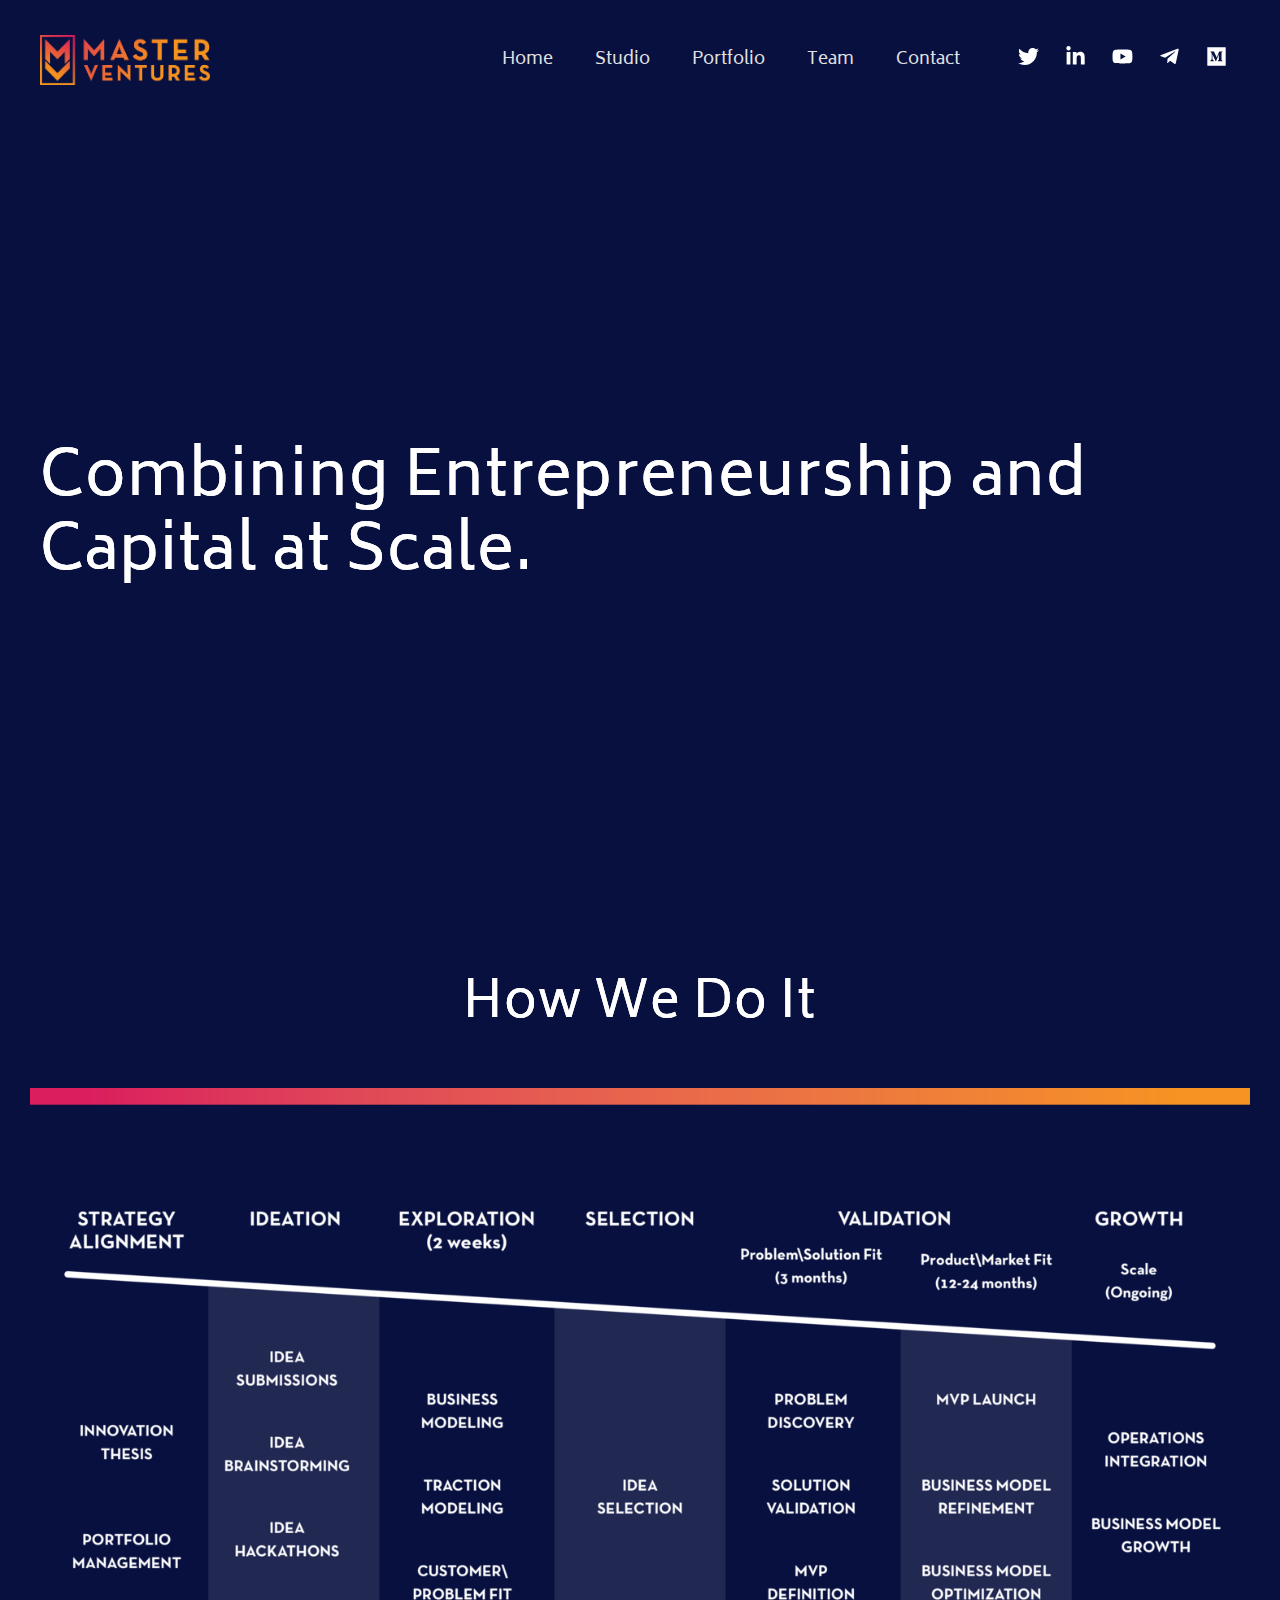
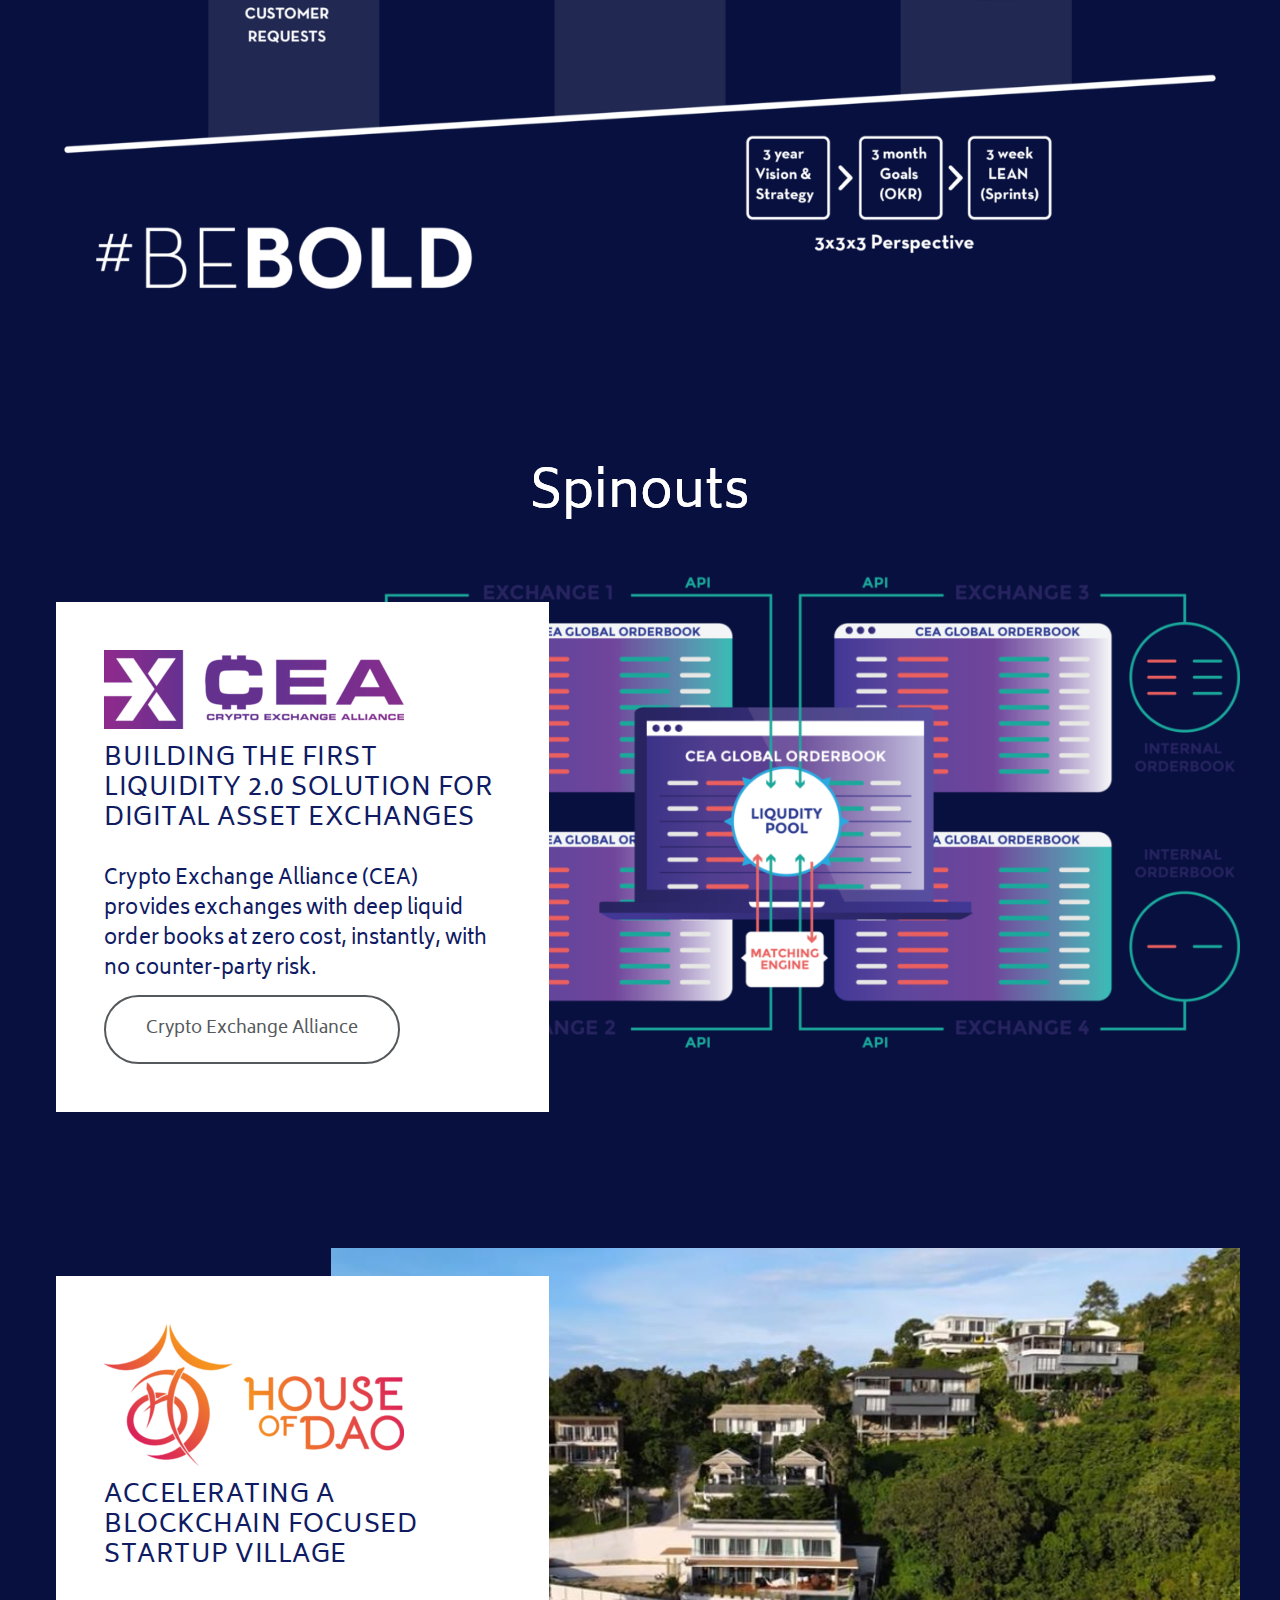
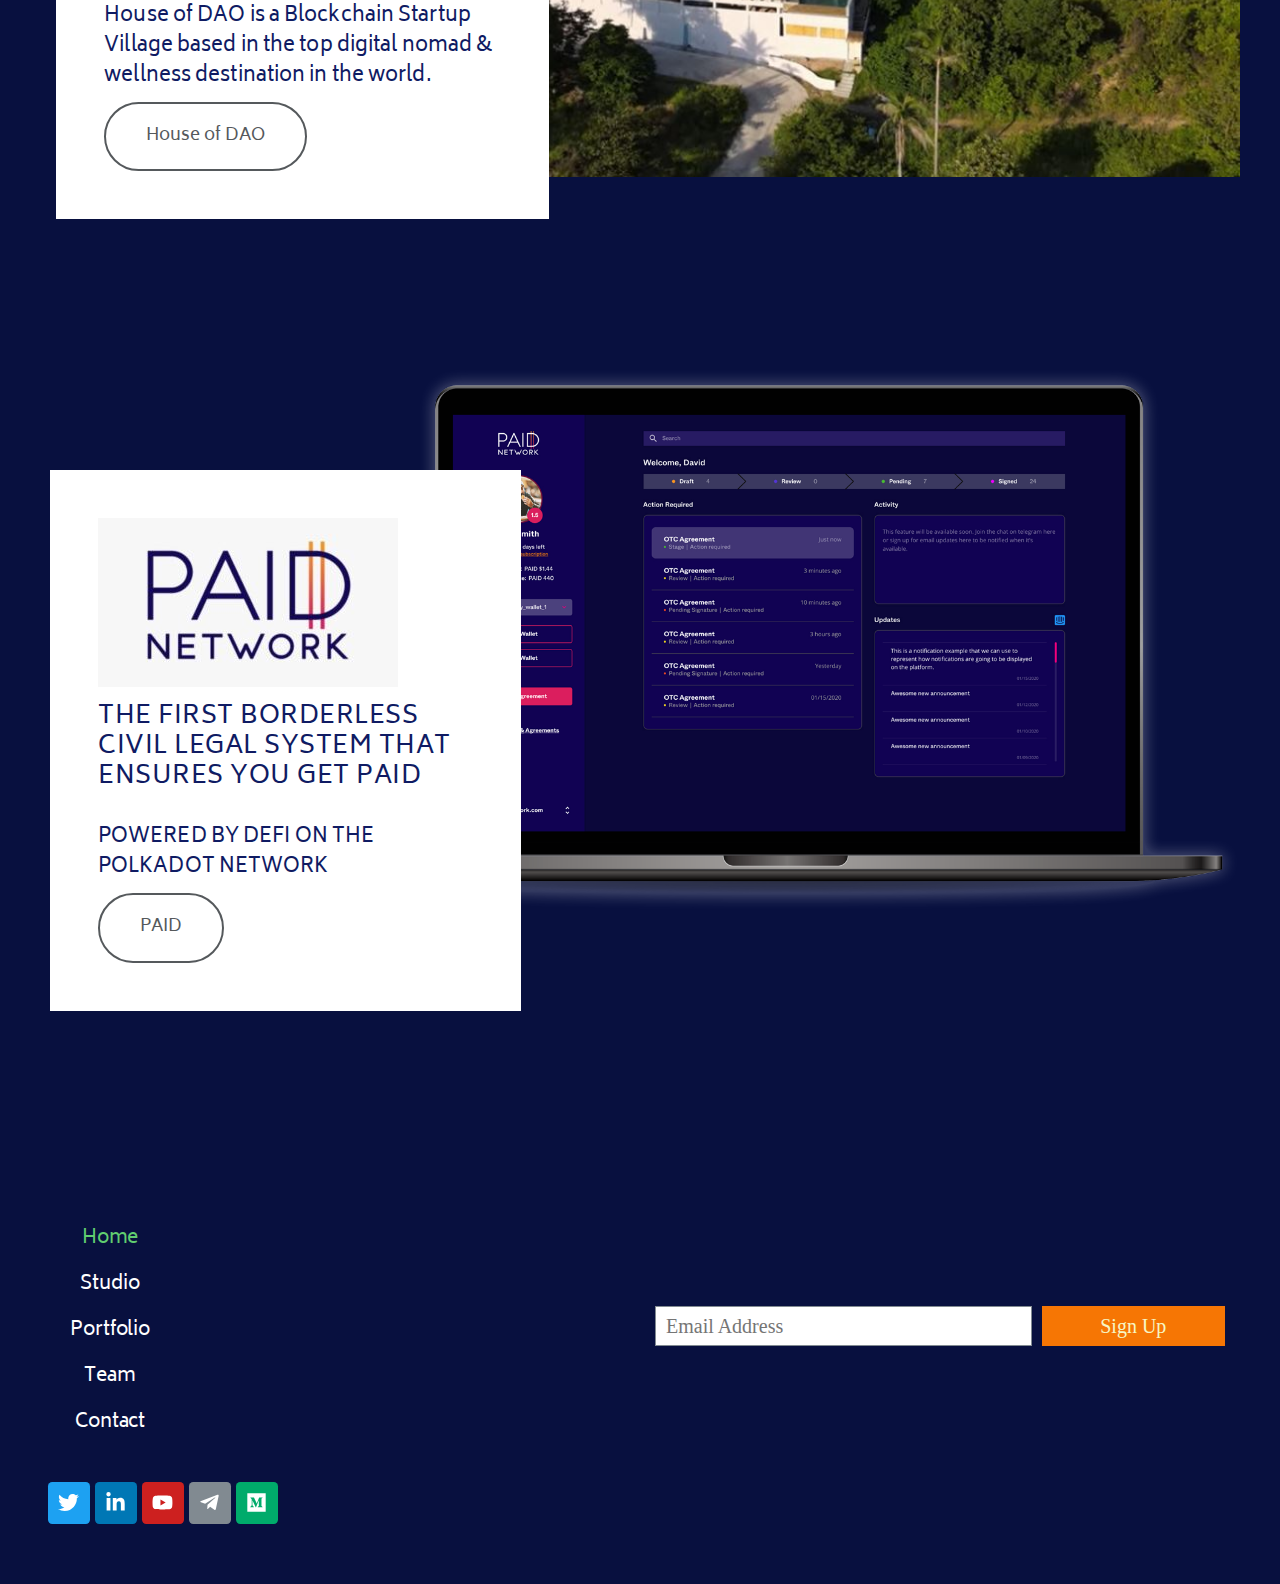
<file: studio.html>
<!DOCTYPE html>
<html lang="en">
<head>
    <meta charset="UTF-8">
    <meta http-equiv="X-UA-Compatible" content="IE=edge">
    <meta name="viewport" content="width=device-width, initial-scale=1.0">
    <title>Master Ventures</title>
    

    <link rel="preconnect" href="https://fonts.gstatic.com">
    <link rel="preconnect" href="//cdnjs.cloudflare.com">

    <link href="https://fonts.googleapis.com/css2?family=GFS+Didot&display=swap" rel="stylesheet">
    <link href="https://fonts.googleapis.com/css2?family=Biryani:wght@300;400;600&display=swap" rel="stylesheet">
    <link rel="stylesheet" href="https://maxcdn.bootstrapcdn.com/bootstrap/4.0.0/css/bootstrap.min.css" integrity="sha384-Gn5384xqQ1aoWXA+058RXPxPg6fy4IWvTNh0E263XmFcJlSAwiGgFAW/dAiS6JXm" crossorigin="anonymous">
    <link rel="stylesheet" href="css/styles.css">
</head>
<body>
    <!-- header -->
    <header>
        <div class="page-container">

            <div id="header">
                <div class="header-wrap d-flex align-items-center flex-row">
                    <div class="header-left">
                        <div class="logo p-10">
                            <a href="">
                                <img width="1500" height="437" 
                                src="images/logo.png" 
                                class="attachment-full size-full" 
                                alt="Master Ventures" 
                                loading="lazy" 
                                srcset="images/logo.png 1500w, 
                                        images/logo-300x87.png 300w, 
                                        images/logo-1024x298.png 1024w, 
                                        images/logo-768x224.png 768w" 
                                        sizes="(max-width: 1500px) 100vw, 1500px"
                                >
                            </a>
                        </div>
                       
                    </div>
                    <div class="header-right d-flex flex-wrap flex-row justify-content-end align-items-start p-10">

                        <div class="menu-wrapper">
                            <nav id="menu">
                                <ul class="menu-list d-flex flex-row justify-content-end ml-auto" >
                                    <li class="menu-item ">
                                        <a href="" aria-current="page" class="active d-flex align-items-center">Home</a>
                                    </li>
                                    <li class="menu-item ">
                                        <a href="" class=" d-flex align-items-center">Studio</a>
                                    </li>
                                    <li class="menu-item ">
                                        <a href="" class=" d-flex align-items-center">Portfolio</a>
                                    </li>
                                    <li class="menu-item ">
                                        <a href="" class=" d-flex align-items-center">Team</a>
                                    </li>
                                    <li class="menu-item ">
                                        <a href="" class=" d-flex align-items-center">Contact</a>
                                    </li>
                                </ul>
                            </nav>
                            <div id="hamburger">
                                <span></span>
                                <span></span>
                                <span></span>
                            </div>
                            <div id="menu-mb">
                                <nav >
                                    <ul class="menu-list menu-list-mb" >
                                        <li class="menu-item ">
                                            <a href="" aria-current="page" class="active d-flex align-items-center ">Home</a>
                                        </li>
                                        <li class="menu-item ">
                                            <a href="" class=" d-flex align-items-center ">Studio</a>
                                        </li>
                                        <li class="menu-item ">
                                            <a href="" class=" d-flex align-items-center ">Portfolio</a>
                                        </li>
                                        <li class="menu-item ">
                                            <a href="" class=" d-flex align-items-center ">Team</a>
                                        </li>
                                        <li class="menu-item ">
                                            <a href="" class=" d-flex align-items-center ">Contact</a>
                                        </li>
                                    </ul>
                                </nav>
                            </div>
                        </div>
                       
                        <div class="header-social">
                            <ul class="d-flex flex-wrap ">
                                <li class="d-flex justify-content-center">
                                    <a href="javascript:;">
                                        <span class="icons">
                                            <svg xmlns="http://www.w3.org/2000/svg" viewBox="0 0 512 512">
                                                <path d="M459.37 151.716c.325 4.548.325 9.097.325 13.645 0 138.72-105.583 298.558-298.558 298.558-59.452 0-114.68-17.219-161.137-47.106 8.447.974 16.568 1.299 25.34 1.299 49.055 0 94.213-16.568 130.274-44.832-46.132-.975-84.792-31.188-98.112-72.772 6.498.974 12.995 1.624 19.818 1.624 9.421 0 18.843-1.3 27.614-3.573-48.081-9.747-84.143-51.98-84.143-102.985v-1.299c13.969 7.797 30.214 12.67 47.431 13.319-28.264-18.843-46.781-51.005-46.781-87.391 0-19.492 5.197-37.36 14.294-52.954 51.655 63.675 129.3 105.258 216.365 109.807-1.624-7.797-2.599-15.918-2.599-24.04 0-57.828 46.782-104.934 104.934-104.934 30.213 0 57.502 12.67 76.67 33.137 23.715-4.548 46.456-13.32 66.599-25.34-7.798 24.366-24.366 44.833-46.132 57.827 21.117-2.273 41.584-8.122 60.426-16.243-14.292 20.791-32.161 39.308-52.628 54.253z"/>
                                            </svg>
                                        </span>
                                    </a>
                                </li>
                                <li class="d-flex justify-content-center">
                                    <a href="javascript:;">
                                        <span class="icons">
                                            <svg xmlns="http://www.w3.org/2000/svg" viewBox="0 0 448 512">
                                                <path d="M100.28 448H7.4V148.9h92.88zM53.79 108.1C24.09 108.1 0 83.5 0 53.8a53.79 53.79 0 0 1 107.58 0c0 29.7-24.1 54.3-53.79 54.3zM447.9 448h-92.68V302.4c0-34.7-.7-79.2-48.29-79.2-48.29 0-55.69 37.7-55.69 76.7V448h-92.78V148.9h89.08v40.8h1.3c12.4-23.5 42.69-48.3 87.88-48.3 94 0 111.28 61.9 111.28 142.3V448z"/>
                                            </svg>
                                        </span>
                                    </a>
                                </li>
                                <li class="d-flex justify-content-center">
                                    <a href="javascript:;">
                                        <span class="icons">
                                            <svg xmlns="http://www.w3.org/2000/svg" viewBox="0 0 576 512">
                                                <path d="M549.655 124.083c-6.281-23.65-24.787-42.276-48.284-48.597C458.781 64 288 64 288 64S117.22 64 74.629 75.486c-23.497 6.322-42.003 24.947-48.284 48.597-11.412 42.867-11.412 132.305-11.412 132.305s0 89.438 11.412 132.305c6.281 23.65 24.787 41.5 48.284 47.821C117.22 448 288 448 288 448s170.78 0 213.371-11.486c23.497-6.321 42.003-24.171 48.284-47.821 11.412-42.867 11.412-132.305 11.412-132.305s0-89.438-11.412-132.305zm-317.51 213.508V175.185l142.739 81.205-142.739 81.201z"/>
                                            </svg>
                                        </span>
                                    </a>
                                </li>
                                <li class="d-flex justify-content-center">
                                    <a href="javascript:;">
                                        <span class="icons">
                                            <svg xmlns="http://www.w3.org/2000/svg" viewBox="0 0 448 512">
                                                <path d="M446.7 98.6l-67.6 318.8c-5.1 22.5-18.4 28.1-37.3 17.5l-103-75.9-49.7 47.8c-5.5 5.5-10.1 10.1-20.7 10.1l7.4-104.9 190.9-172.5c8.3-7.4-1.8-11.5-12.9-4.1L117.8 284 16.2 252.2c-22.1-6.9-22.5-22.1 4.6-32.7L418.2 66.4c18.4-6.9 34.5 4.1 28.5 32.2z"/>
                                            </svg>
                                        </span>
                                    </a>
                                </li>
                                <li class="d-flex justify-content-center">
                                    <a href="javascript:;">
                                        <span class="icons">
                                            <svg xmlns="http://www.w3.org/2000/svg" viewBox="0 0 448 512">
                                                <path d="M0 32v448h448V32H0zm372.2 106.1l-24 23c-2.1 1.6-3.1 4.2-2.7 6.7v169.3c-.4 2.6.6 5.2 2.7 6.7l23.5 23v5.1h-118V367l24.3-23.6c2.4-2.4 2.4-3.1 2.4-6.7V199.8l-67.6 171.6h-9.1L125 199.8v115c-.7 4.8 1 9.7 4.4 13.2l31.6 38.3v5.1H71.2v-5.1l31.6-38.3c3.4-3.5 4.9-8.4 4.1-13.2v-133c.4-3.7-1-7.3-3.8-9.8L75 138.1V133h87.3l67.4 148L289 133.1h83.2v5z"/>
                                            </svg>
                                        </span>
                                    </a>
                                </li>
                            </ul>
                        </div>
                    </div>
                </div>
            </div>

        </div>
    </header>

    <!-- end header -->
    <main class="main-content"> 

        <section class="studio-big-text d-flex align-items-center">
            <div class="page-container">
                <h1 class="title p-10">
                    Combining Entrepreneurship and Capital at Scale.
                </h1>
            </div>
        </section>
        <section class="studio-how text-center">
            <div class="page-container">
                <h2 class="title">
                    How We Do It
                </h2>
                <div class="how-image">
                    <img width="1500" height="1009" 
                    src="images/how-we-do-it.png" class="attachment-full size-full" alt="" loading="lazy" 
                    srcset="images/how-we-do-it.png 1500w, images/how-we-do-it-300x202.png.png 300w, images/how-we-do-it-1024x689.png 1024w, https://master.ventures/wp-content/uploads/2020/09/v1.0-768x517.png 768w" 
                    sizes="(max-width: 1500px) 100vw, 1500px"
                    >
                </div>
            </div>
        </section>

        <section class="studio-spiouts text-center">
            <div class="page-container">
                <h2 class="title p-10">
                    Spinouts
                </h2>
                <div class="studio-spinouts-wrapper">
                    <div class="d-flex flex-wrap">
                        <div class="studio-spinouts-item d-flex flex-wrap">
                            <div class="spinouts-left">
                                <div class="p-10">
                                    <div class="spinouts-content">
                                        <div class="logo">
                                            <img width="300" height="79" 
                                            src="images/CEA-Final-1-1-300x79.png" 
                                            class="attachment-medium size-medium" alt="" loading="lazy" 
                                            srcset="images/CEA-Final-1-1-300x79.png 300w, 
                                                    images/CEA-Final-1-1-1024x270.png 1024w, 
                                                    images/CEA-Final-1-1-768x202.png 768w, 
                                                    images/CEA-Final-1-1-1536x404.png 1536w, 
                                                    images/CEA-Final-1-1-2048x539.png 2048w" 
                                            sizes="(max-width: 300px) 100vw, 300px">
                                        </div>
                                        <h2 class="name">
                                            BUILDING THE FIRST LIQUIDITY 2.0 SOLUTION FOR DIGITAL ASSET EXCHANGES					
                                        </h2>
                                        <p class="desc">
                                            Crypto Exchange Alliance (CEA) provides exchanges with deep liquid order books at zero cost, instantly, with no counter-party risk. 					
                                        </p>
                                        <p class="actions">
                                            <a href="">
                                                Crypto Exchange Alliance					
                                            </a>
                                        </p>
                                    </div>
                                </div>
                              
                            </div>
                            <div class="spinouts-right">
                                <div class="p-10">
                                    <div class="spinouts-image">
                                        <img width="800" height="420" 
                                        src="images/ExchangeEngineDark-1024x537.png" 
                                        class="attachment-large size-large" alt="" loading="lazy" 
                                        srcset="images/ExchangeEngineDark-1024x537.png 1024w, 
                                                images/ExchangeEngineDark-300x157.png 300w, 
                                                images/ExchangeEngineDark-768x403.png 768w, 
                                                images/ExchangeEngineDark-1536x806.png 1536w, 
                                                images/ExchangeEngineDark-2048x1074.png 2048w" 
                                                sizes="(max-width: 800px) 100vw, 800px">
                                    </div>
                                </div>
                            </div>
                        </div>

                        <div class="studio-spinouts-item d-flex flex-wrap">
                            <div class="spinouts-left">
                                <div class="p-10">
                                    <div class="spinouts-content">
                                        <div class="logo">
                                            <img width="300" height="142" 
                                                src="images/MV-color-2-1-300x142.png" 
                                                class="attachment-medium size-medium" alt="" loading="lazy" 
                                                srcset="images/MV-color-2-1-300x142.png 300w, 
                                                images/MV-color-2-1-768x364.png 768w, 
                                                images/MV-color-2-1.png 981w" 
                                                sizes="(max-width: 300px) 100vw, 300px
                                            ">
                                        </div>
                                        <h2 class="name">
                                            ACCELERATING A BLOCKCHAIN FOCUSED STARTUP VILLAGE				
                                        </h2>
                                        <p class="desc">
                                            House of DAO is a Blockchain Startup Village based in the top digital nomad & wellness destination in the world.
                                        </p>
                                        <p class="actions">
                                            <a href="">
                                                House of DAO					
                                            </a>
                                        </p>
                                    </div>
                                </div>
                              
                            </div>
                            <div class="spinouts-right">
                                <div class="p-10">
                                    <div class="spinouts-image">
                                        <img width="800" height="465" 
                                            src="images/HOUSE-OF-DAO-PHOTO.jpg" 
                                            class="attachment-large size-large" alt="" loading="lazy" 
                                            srcset="images/HOUSE-OF-DAO-PHOTO.jpg 919w, 
                                            images/HOUSE-OF-DAO-PHOTO-300x174.jpg 300w, 
                                            images/HOUSE-OF-DAO-PHOTO-768x446.jpg 768w" 
                                            sizes="(max-width: 800px) 100vw, 800px"
                                        >
                                    </div>
                                </div>
                            </div>
                        </div>

                        <div class="studio-spinouts-item d-flex flex-wrap ">
                            <div class="spinouts-left">
                                <div class="p-10">
                                    <div class="spinouts-content custom">
                                        <div class="logo">
                                            <img width="300" height="169" 
                                                src="images/paid-logo-for-MV-300x169.jpg" 
                                                class="attachment-medium size-medium" alt="" loading="lazy" 
                                                srcset="images/paid-logo-for-MV-300x169.jpg 300w, 
                                                        images/paid-logo-for-MV.jpg 556w" 
                                            sizes="(max-width: 300px) 100vw, 300px">
                                        </div>
                                        <h2 class="name">
                                            THE FIRST BORDERLESS CIVIL LEGAL SYSTEM THAT ENSURES YOU GET PAID			
                                        </h2>
                                        <p class="desc">
                                            POWERED BY DEFI ON THE POLKADOT NETWORK​
                                        </p>
                                        <p class="actions">
                                            <a href="">
                                                PAID					
                                            </a>
                                        </p>
                                    </div>
                                </div>
                              
                            </div>
                            <div class="spinouts-right">
                                <div class="p-10">
                                    <div class="spinouts-image">
                                        <img width="1500" height="939" 
                                        src="images/paid-mockup.png" 
                                        class="attachment-full size-full" alt="" loading="lazy" 
                                        srcset="images/paid-mockup.png 1500w, 
                                                images/paid-mockup-300x188.png 300w, 
                                                images/paid-mockup-1024x641.png 1024w, 
                                                images/paid-mockup-768x481.png 768w" 
                                        sizes="(max-width: 1500px) 100vw, 1500px">
                                    </div>
                                </div>
                            </div>
                        </div>
                    </div>
                </div>
            </div>
        </section>
    </main>

    <!-- footer -->

    <footer>
        <div class="page-container">
            <div id="footer" class="d-flex flex-wrap flex-row">
                <div class="footer-col col-12 col-md-6">
                    <div class="footer-left p-10">
                        <div class="footer-left-wrap">

                            <div class="footer-links">
                                <nav>
                                    <ul>
                                        <li>
                                            <a href="" class="active d-flex justify-content-center flex-row ">Home</a>
                                        </li>
                                        <li>
                                            <a href="" class="d-flex justify-content-center flex-row">Studio</a>
                                        </li>
                                        <li>
                                            <a href="" class="d-flex justify-content-center flex-row">Portfolio</a>
                                        </li>
                                        <li>
                                            <a href="" class="d-flex justify-content-center flex-row">Team</a>
                                        </li>
                                        <li>
                                            <a href="" class="d-flex justify-content-center flex-row">Contact</a>
                                        </li>
                                    </ul>
                                </nav>
                            </div>

                        </div>
                    </div>
                </div>
                <div class="footer-col order-1 order-md-0 col-12 col-md-6">
                    <form class="subscribe-form d-flex align-items-center" method="post" >
                    
                        <div class="form-wrap d-flex flex-wrap w-100">
                            <div class="form-input col-md-8 col-12 ">
                                <input size="1" type="email" name="subsribe[email]" id="email-subscribe" class="" placeholder="Email Address" required="required" aria-required="true" />
                            </div>
                            <div class="form-buttons col-md-4 col-12 ">
                                <button type="submit" class="d-inline-block w-100">
                                    <span>
                                        <span class="elementor-button-text">Sign Up</span>
                                    </span>
                                </button>
                            </div>
                        </div>
                    </form>
                    
                </div>
                <div class="footer-col col-12 ">
                    
                    <div class="d-flex footer-social justify-content-center justify-content-md-start">
                        <ul class="d-flex flex-wrap">
                            <li class="d-flex align-items-center">
                                <a href="javascript:;" class="ic-twitter d-flex align-items-center justify-content-center">
                                    <span class="icons">
                                        <svg xmlns="http://www.w3.org/2000/svg" viewBox="0 0 512 512">
                                            <path d="M459.37 151.716c.325 4.548.325 9.097.325 13.645 0 138.72-105.583 298.558-298.558 298.558-59.452 0-114.68-17.219-161.137-47.106 8.447.974 16.568 1.299 25.34 1.299 49.055 0 94.213-16.568 130.274-44.832-46.132-.975-84.792-31.188-98.112-72.772 6.498.974 12.995 1.624 19.818 1.624 9.421 0 18.843-1.3 27.614-3.573-48.081-9.747-84.143-51.98-84.143-102.985v-1.299c13.969 7.797 30.214 12.67 47.431 13.319-28.264-18.843-46.781-51.005-46.781-87.391 0-19.492 5.197-37.36 14.294-52.954 51.655 63.675 129.3 105.258 216.365 109.807-1.624-7.797-2.599-15.918-2.599-24.04 0-57.828 46.782-104.934 104.934-104.934 30.213 0 57.502 12.67 76.67 33.137 23.715-4.548 46.456-13.32 66.599-25.34-7.798 24.366-24.366 44.833-46.132 57.827 21.117-2.273 41.584-8.122 60.426-16.243-14.292 20.791-32.161 39.308-52.628 54.253z"/>
                                        </svg>
                                    </span>
                                </a>
                            </li>
                            <li class="d-flex align-items-center">
                                <a href="javascript:;" class="ic-linknd d-flex align-items-center justify-content-center">
                                    <span class="icons">
                                        <svg xmlns="http://www.w3.org/2000/svg" viewBox="0 0 448 512">
                                            <path d="M100.28 448H7.4V148.9h92.88zM53.79 108.1C24.09 108.1 0 83.5 0 53.8a53.79 53.79 0 0 1 107.58 0c0 29.7-24.1 54.3-53.79 54.3zM447.9 448h-92.68V302.4c0-34.7-.7-79.2-48.29-79.2-48.29 0-55.69 37.7-55.69 76.7V448h-92.78V148.9h89.08v40.8h1.3c12.4-23.5 42.69-48.3 87.88-48.3 94 0 111.28 61.9 111.28 142.3V448z"/>
                                        </svg>
                                    </span>
                                </a>
                            </li>
                            <li class="d-flex align-items-center">
                                <a href="javascript:;" class="ic-youtube d-flex align-items-center justify-content-center">
                                    <span class="icons">
                                        <svg xmlns="http://www.w3.org/2000/svg" viewBox="0 0 576 512">
                                            <path d="M549.655 124.083c-6.281-23.65-24.787-42.276-48.284-48.597C458.781 64 288 64 288 64S117.22 64 74.629 75.486c-23.497 6.322-42.003 24.947-48.284 48.597-11.412 42.867-11.412 132.305-11.412 132.305s0 89.438 11.412 132.305c6.281 23.65 24.787 41.5 48.284 47.821C117.22 448 288 448 288 448s170.78 0 213.371-11.486c23.497-6.321 42.003-24.171 48.284-47.821 11.412-42.867 11.412-132.305 11.412-132.305s0-89.438-11.412-132.305zm-317.51 213.508V175.185l142.739 81.205-142.739 81.201z"/>
                                        </svg>
                                    </span>
                                </a>
                            </li>
                            <li class="d-flex align-items-center">
                                <a href="javascript:;" class="ic-telegram d-flex align-items-center justify-content-center">
                                    <span class="icons">
                                        <svg xmlns="http://www.w3.org/2000/svg" viewBox="0 0 448 512">
                                            <path d="M446.7 98.6l-67.6 318.8c-5.1 22.5-18.4 28.1-37.3 17.5l-103-75.9-49.7 47.8c-5.5 5.5-10.1 10.1-20.7 10.1l7.4-104.9 190.9-172.5c8.3-7.4-1.8-11.5-12.9-4.1L117.8 284 16.2 252.2c-22.1-6.9-22.5-22.1 4.6-32.7L418.2 66.4c18.4-6.9 34.5 4.1 28.5 32.2z"/>
                                        </svg>
                                    </span>
                                </a>
                            </li>
                            <li class="d-flex align-items-center">
                                <a href="javascript:;" class="ic-medium d-flex align-items-center justify-content-center">
                                    <span class="icons">
                                        <svg xmlns="http://www.w3.org/2000/svg" viewBox="0 0 448 512">
                                            <path d="M0 32v448h448V32H0zm372.2 106.1l-24 23c-2.1 1.6-3.1 4.2-2.7 6.7v169.3c-.4 2.6.6 5.2 2.7 6.7l23.5 23v5.1h-118V367l24.3-23.6c2.4-2.4 2.4-3.1 2.4-6.7V199.8l-67.6 171.6h-9.1L125 199.8v115c-.7 4.8 1 9.7 4.4 13.2l31.6 38.3v5.1H71.2v-5.1l31.6-38.3c3.4-3.5 4.9-8.4 4.1-13.2v-133c.4-3.7-1-7.3-3.8-9.8L75 138.1V133h87.3l67.4 148L289 133.1h83.2v5z"/>
                                        </svg>
                                    </span>
                                </a>
                            </li>
                        </ul>
                    </div>
                </div>
            </div>
        </div>
    </footer>

    <!-- end footer-->

    <script src="js/main.js"></script>
</body>
</html>
</file>
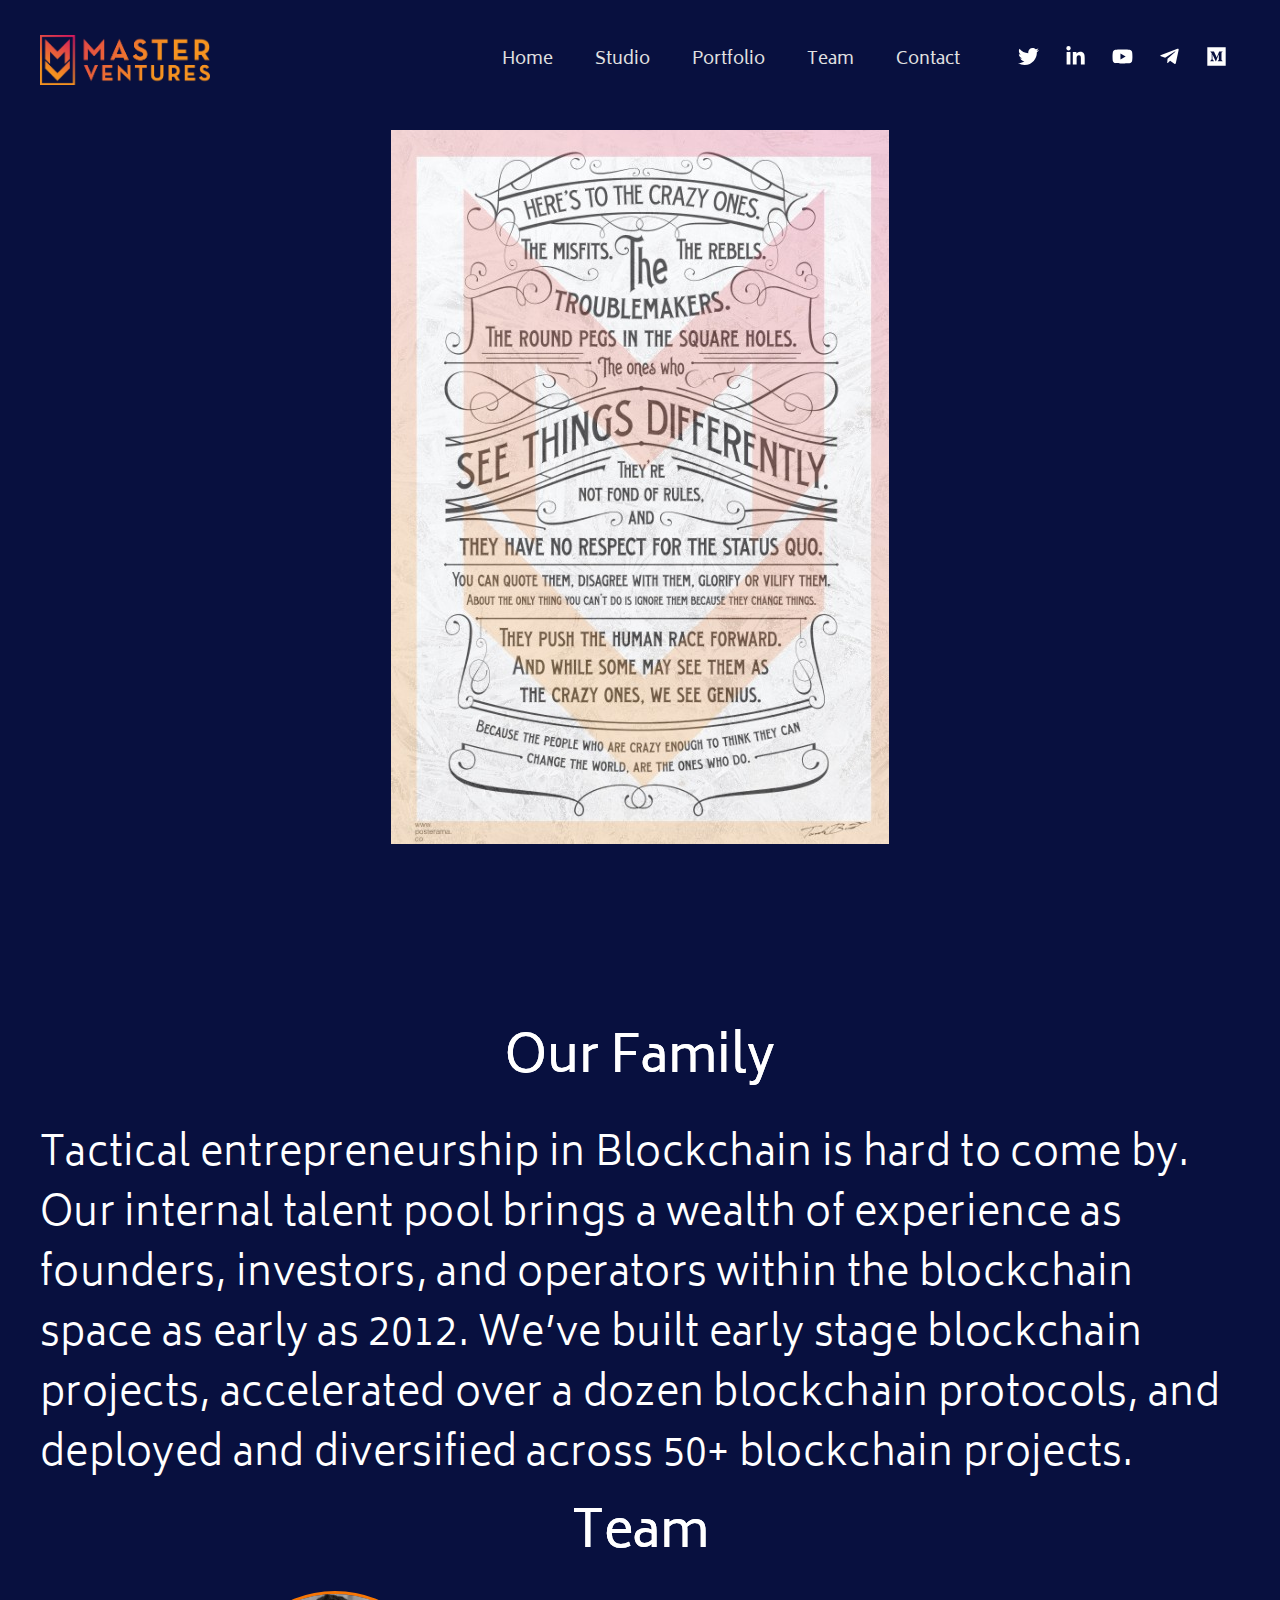
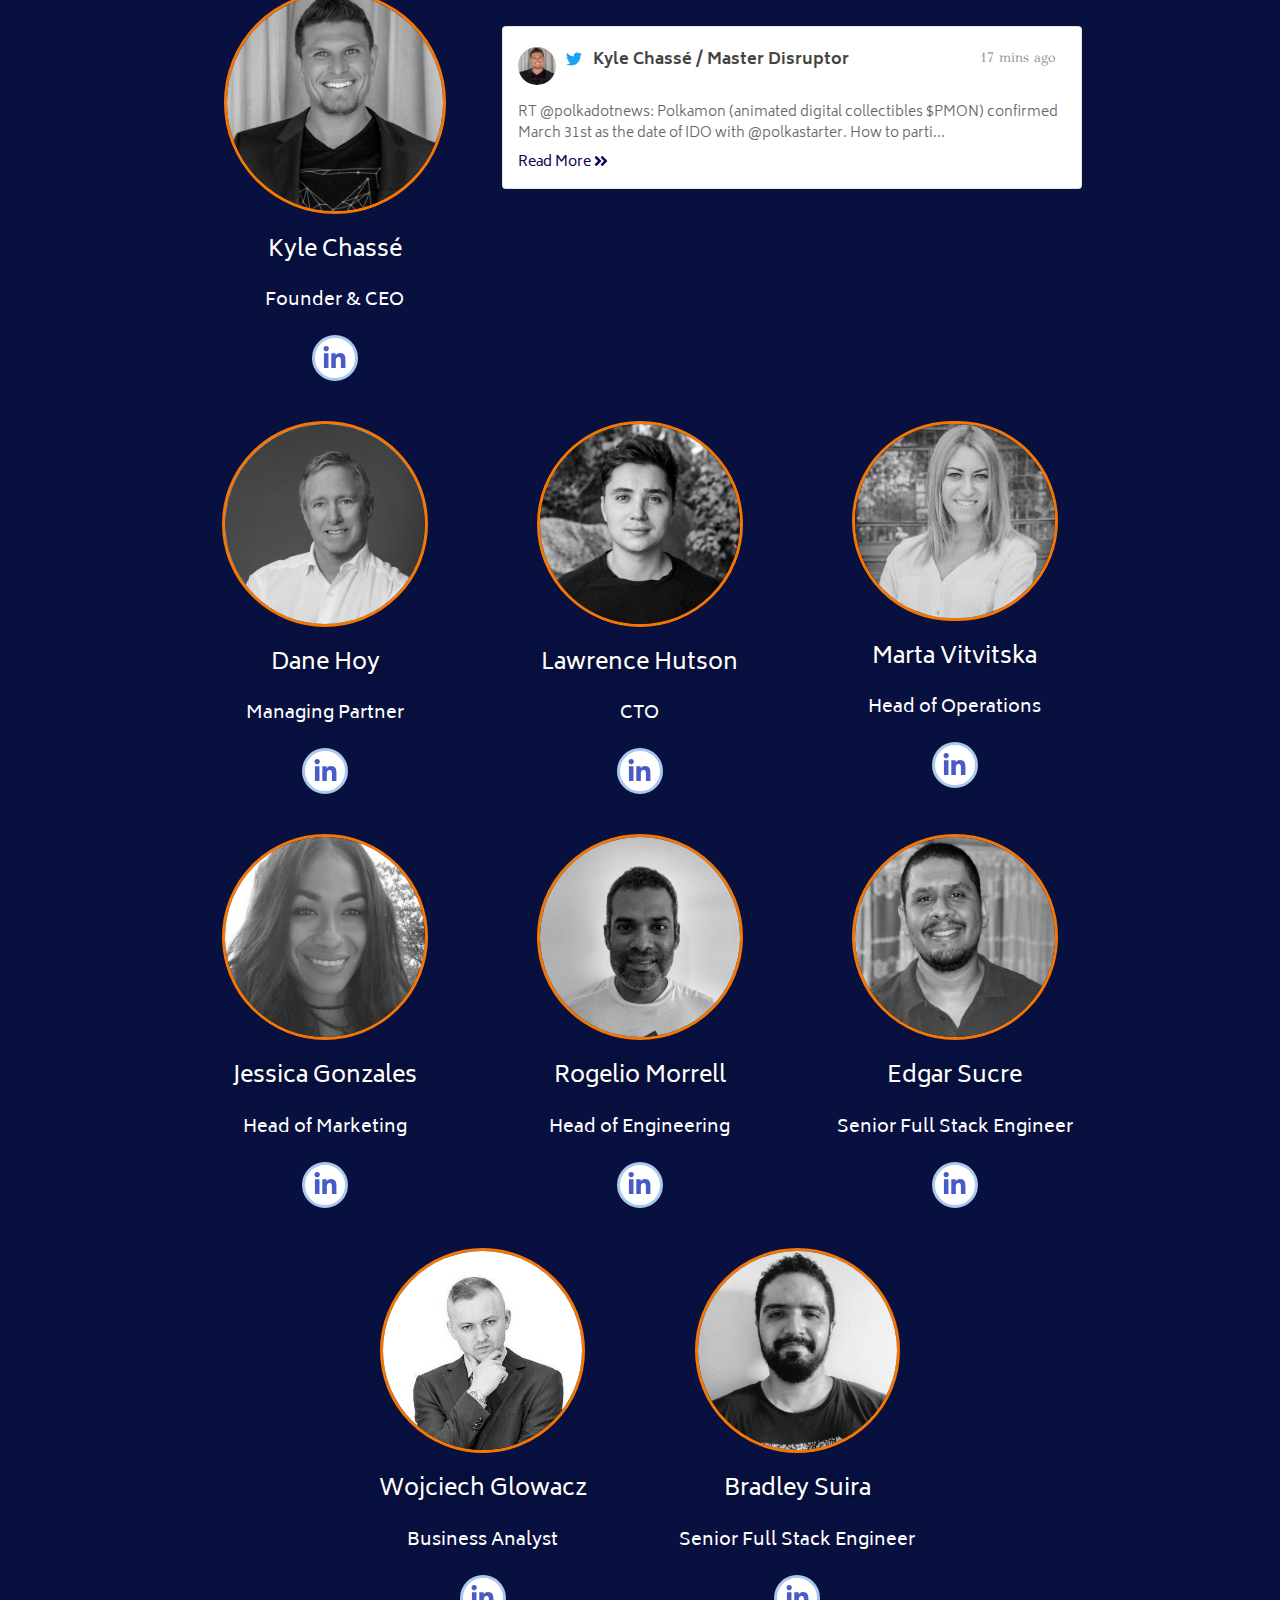
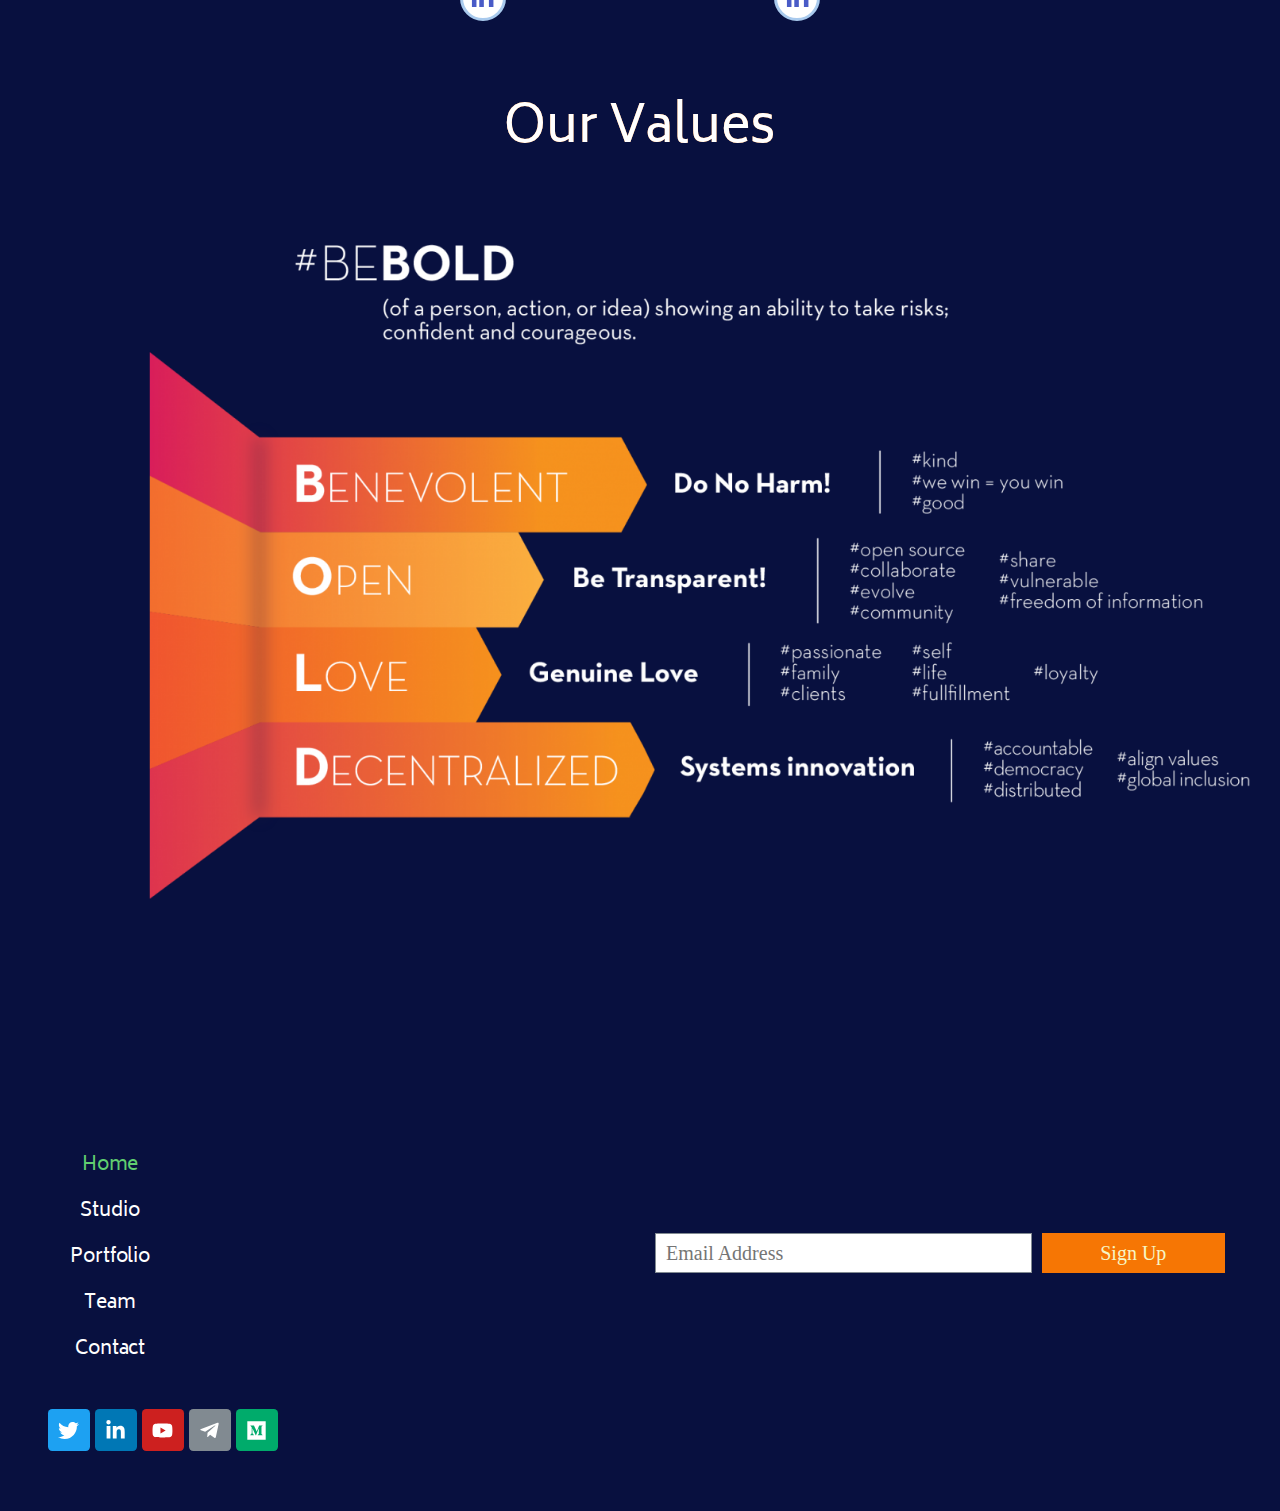
<file: team.html>
<!DOCTYPE html>
<html lang="en">
<head>
    <meta charset="UTF-8">
    <meta http-equiv="X-UA-Compatible" content="IE=edge">
    <meta name="viewport" content="width=device-width, initial-scale=1.0">
    <title>Master Ventures</title>
    

    <link rel="preconnect" href="https://fonts.gstatic.com">
    <link rel="preconnect" href="//cdnjs.cloudflare.com">

    <link href="https://fonts.googleapis.com/css2?family=GFS+Didot&display=swap" rel="stylesheet">
    <link href="https://fonts.googleapis.com/css2?family=Biryani:wght@300;400;600&display=swap" rel="stylesheet">
    <link rel="stylesheet" href="https://maxcdn.bootstrapcdn.com/bootstrap/4.0.0/css/bootstrap.min.css" integrity="sha384-Gn5384xqQ1aoWXA+058RXPxPg6fy4IWvTNh0E263XmFcJlSAwiGgFAW/dAiS6JXm" crossorigin="anonymous">
    <link rel="stylesheet" href="css/styles.css">
</head>
<body>
    <!-- header -->
    <header>
        <div class="page-container">

            <div id="header">
                <div class="header-wrap d-flex align-items-center flex-row">
                    <div class="header-left">
                        <div class="logo p-10">
                            <a href="">
                                <img width="1500" height="437" 
                                src="images/logo.png" 
                                class="attachment-full size-full" 
                                alt="Master Ventures" 
                                loading="lazy" 
                                srcset="images/logo.png 1500w, 
                                        images/logo-300x87.png 300w, 
                                        images/logo-1024x298.png 1024w, 
                                        images/logo-768x224.png 768w" 
                                        sizes="(max-width: 1500px) 100vw, 1500px"
                                >
                            </a>
                        </div>
                       
                    </div>
                    <div class="header-right d-flex flex-wrap flex-row justify-content-end align-items-start p-10">

                        <div class="menu-wrapper">
                            <nav id="menu">
                                <ul class="menu-list d-flex flex-row justify-content-end ml-auto" >
                                    <li class="menu-item ">
                                        <a href="" aria-current="page" class="active d-flex align-items-center">Home</a>
                                    </li>
                                    <li class="menu-item ">
                                        <a href="" class=" d-flex align-items-center">Studio</a>
                                    </li>
                                    <li class="menu-item ">
                                        <a href="" class=" d-flex align-items-center">Portfolio</a>
                                    </li>
                                    <li class="menu-item ">
                                        <a href="" class=" d-flex align-items-center">Team</a>
                                    </li>
                                    <li class="menu-item ">
                                        <a href="" class=" d-flex align-items-center">Contact</a>
                                    </li>
                                </ul>
                            </nav>
                            <div id="hamburger">
                                <span></span>
                                <span></span>
                                <span></span>
                            </div>
                            <div id="menu-mb">
                                <nav >
                                    <ul class="menu-list menu-list-mb" >
                                        <li class="menu-item ">
                                            <a href="" aria-current="page" class="active d-flex align-items-center ">Home</a>
                                        </li>
                                        <li class="menu-item ">
                                            <a href="" class=" d-flex align-items-center ">Studio</a>
                                        </li>
                                        <li class="menu-item ">
                                            <a href="" class=" d-flex align-items-center ">Portfolio</a>
                                        </li>
                                        <li class="menu-item ">
                                            <a href="" class=" d-flex align-items-center ">Team</a>
                                        </li>
                                        <li class="menu-item ">
                                            <a href="" class=" d-flex align-items-center ">Contact</a>
                                        </li>
                                    </ul>
                                </nav>
                            </div>
                        </div>
                       
                        <div class="header-social">
                            <ul class="d-flex flex-wrap ">
                                <li class="d-flex justify-content-center">
                                    <a href="javascript:;">
                                        <span class="icons">
                                            <svg xmlns="http://www.w3.org/2000/svg" viewBox="0 0 512 512">
                                                <path d="M459.37 151.716c.325 4.548.325 9.097.325 13.645 0 138.72-105.583 298.558-298.558 298.558-59.452 0-114.68-17.219-161.137-47.106 8.447.974 16.568 1.299 25.34 1.299 49.055 0 94.213-16.568 130.274-44.832-46.132-.975-84.792-31.188-98.112-72.772 6.498.974 12.995 1.624 19.818 1.624 9.421 0 18.843-1.3 27.614-3.573-48.081-9.747-84.143-51.98-84.143-102.985v-1.299c13.969 7.797 30.214 12.67 47.431 13.319-28.264-18.843-46.781-51.005-46.781-87.391 0-19.492 5.197-37.36 14.294-52.954 51.655 63.675 129.3 105.258 216.365 109.807-1.624-7.797-2.599-15.918-2.599-24.04 0-57.828 46.782-104.934 104.934-104.934 30.213 0 57.502 12.67 76.67 33.137 23.715-4.548 46.456-13.32 66.599-25.34-7.798 24.366-24.366 44.833-46.132 57.827 21.117-2.273 41.584-8.122 60.426-16.243-14.292 20.791-32.161 39.308-52.628 54.253z"/>
                                            </svg>
                                        </span>
                                    </a>
                                </li>
                                <li class="d-flex justify-content-center">
                                    <a href="javascript:;">
                                        <span class="icons">
                                            <svg xmlns="http://www.w3.org/2000/svg" viewBox="0 0 448 512">
                                                <path d="M100.28 448H7.4V148.9h92.88zM53.79 108.1C24.09 108.1 0 83.5 0 53.8a53.79 53.79 0 0 1 107.58 0c0 29.7-24.1 54.3-53.79 54.3zM447.9 448h-92.68V302.4c0-34.7-.7-79.2-48.29-79.2-48.29 0-55.69 37.7-55.69 76.7V448h-92.78V148.9h89.08v40.8h1.3c12.4-23.5 42.69-48.3 87.88-48.3 94 0 111.28 61.9 111.28 142.3V448z"/>
                                            </svg>
                                        </span>
                                    </a>
                                </li>
                                <li class="d-flex justify-content-center">
                                    <a href="javascript:;">
                                        <span class="icons">
                                            <svg xmlns="http://www.w3.org/2000/svg" viewBox="0 0 576 512">
                                                <path d="M549.655 124.083c-6.281-23.65-24.787-42.276-48.284-48.597C458.781 64 288 64 288 64S117.22 64 74.629 75.486c-23.497 6.322-42.003 24.947-48.284 48.597-11.412 42.867-11.412 132.305-11.412 132.305s0 89.438 11.412 132.305c6.281 23.65 24.787 41.5 48.284 47.821C117.22 448 288 448 288 448s170.78 0 213.371-11.486c23.497-6.321 42.003-24.171 48.284-47.821 11.412-42.867 11.412-132.305 11.412-132.305s0-89.438-11.412-132.305zm-317.51 213.508V175.185l142.739 81.205-142.739 81.201z"/>
                                            </svg>
                                        </span>
                                    </a>
                                </li>
                                <li class="d-flex justify-content-center">
                                    <a href="javascript:;">
                                        <span class="icons">
                                            <svg xmlns="http://www.w3.org/2000/svg" viewBox="0 0 448 512">
                                                <path d="M446.7 98.6l-67.6 318.8c-5.1 22.5-18.4 28.1-37.3 17.5l-103-75.9-49.7 47.8c-5.5 5.5-10.1 10.1-20.7 10.1l7.4-104.9 190.9-172.5c8.3-7.4-1.8-11.5-12.9-4.1L117.8 284 16.2 252.2c-22.1-6.9-22.5-22.1 4.6-32.7L418.2 66.4c18.4-6.9 34.5 4.1 28.5 32.2z"/>
                                            </svg>
                                        </span>
                                    </a>
                                </li>
                                <li class="d-flex justify-content-center">
                                    <a href="javascript:;">
                                        <span class="icons">
                                            <svg xmlns="http://www.w3.org/2000/svg" viewBox="0 0 448 512">
                                                <path d="M0 32v448h448V32H0zm372.2 106.1l-24 23c-2.1 1.6-3.1 4.2-2.7 6.7v169.3c-.4 2.6.6 5.2 2.7 6.7l23.5 23v5.1h-118V367l24.3-23.6c2.4-2.4 2.4-3.1 2.4-6.7V199.8l-67.6 171.6h-9.1L125 199.8v115c-.7 4.8 1 9.7 4.4 13.2l31.6 38.3v5.1H71.2v-5.1l31.6-38.3c3.4-3.5 4.9-8.4 4.1-13.2v-133c.4-3.7-1-7.3-3.8-9.8L75 138.1V133h87.3l67.4 148L289 133.1h83.2v5z"/>
                                            </svg>
                                        </span>
                                    </a>
                                </li>
                            </ul>
                        </div>
                    </div>
                </div>
            </div>

        </div>
    </header>

    <!-- end header -->
    <main class="main-content"> 
        
        <section class="team-big-text">
            <div class="page-container">
                <div class="p-10 text-center">
                    <img width="498" height="714" 
                    src="images/to-all-the-misfits-MV.jpeg" 
                    class="attachment-medium_large size-medium_large" alt="" loading="lazy" 
                    srcset="images/to-all-the-misfits-MV.jpeg 498w, 
                            images/to-all-the-misfits-MV-209x300.jpeg 209w" 
                    sizes="(max-width: 498px) 100vw, 498px"
                    >
                </div>

                <div class="team-family p-10">
                    <h2 class="title">
                        Our Family
                    </h2>
                    <p class="desc">
                        Tactical entrepreneurship in Blockchain is hard to come by. Our internal talent pool brings a wealth of experience as founders, investors, and operators within the blockchain space as early as 2012. We’ve built early stage blockchain projects, accelerated over a dozen blockchain protocols, and deployed and diversified across 50+ blockchain projects. 
                    </p>
                </div>
            </div>
        </section>

        <section class="team-members text-center">

            <div class="page-container">

                <h1 class="title">
                    Team
                </h1>

                <div class="team-members-wrapper">

                    <div class="member-list d-flex flex-wrap justify-content-center">
                        
                        <div class="core-member col-12">
                            <div class="d-flex flex-wrap">
                                <div class="member-info col-12 col-md-4">
                                    <div class="d-flex flex-wrap p-10 justify-content-center justify-content-center">
                                        <div class="member-img">
                                            <a href="https://www.linkedin.com/in/kylechasse/">
                                                <img width="500" height="500" 
                                                src="images/photo_2020-07-1015.45.08.jpg" 
                                                class="attachment-medium_large size-medium_large" alt="" loading="lazy" 
                                                srcset="images/photo_2020-07-1015.45.08.jpg 500w, 
                                                images/photo_2020-07-1015.45.08-300x300.jpg 300w, 
                                                images/photo_2020-07-1015.45.08-150x150.jpg 150w" 
                                                sizes="(max-width: 500px) 100vw, 500px">								
                                            </a>
                                        </div>
                                        <div class="member-name d-inline-block w-100 text-center">
                                            <a href="https://www.linkedin.com/in/" target="_blank" rel="nofollow">Kyle Chassé</a>
                                        </div>
                                        <div class="member-status d-inline-block w-100 text-center">
                                            <span>
                                                Founder & CEO
                                            </span>
                                        </div>
                                        <div class="member-socials d-inline-block w-100 text-center">
                                            <a class="" href="https://www.linkedin.com/" target="_blank">
                                                <span class="icons">
                                                    <svg xmlns="http://www.w3.org/2000/svg" viewBox="0 0 448 512">
                                                        <path d="M100.28 448H7.4V148.9h92.88zM53.79 108.1C24.09 108.1 0 83.5 0 53.8a53.79 53.79 0 0 1 107.58 0c0 29.7-24.1 54.3-53.79 54.3zM447.9 448h-92.68V302.4c0-34.7-.7-79.2-48.29-79.2-48.29 0-55.69 37.7-55.69 76.7V448h-92.78V148.9h89.08v40.8h1.3c12.4-23.5 42.69-48.3 87.88-48.3 94 0 111.28 61.9 111.28 142.3V448z"/>
                                                    </svg>
                                                </span>				
                                            </a>
                                        </div>
                                    </div>
                                </div>
                                <div class="member-content col-12 col-md-8">

                                    <div class="twitter-feed">
                                        <div class="twitter-feed-item">
                                            <div class="twitter-feed-item-inner">
                                                <div class="twitter-feed-item-header clearfix">
                                                    <a class="twitter-feed-item-avatar" href="" target="_blank">
                                                        <img src="images/5L_wSGkA_normal.jpg" />
                                                    </a>
                                                    <a class="twitter-feed-item-meta" href="" target="_blank">
                                                        <span class="icons">
                                                            <svg xmlns="http://www.w3.org/2000/svg" viewBox="0 0 512 512">
                                                                <path d="M459.37 151.716c.325 4.548.325 9.097.325 13.645 0 138.72-105.583 298.558-298.558 298.558-59.452 0-114.68-17.219-161.137-47.106 8.447.974 16.568 1.299 25.34 1.299 49.055 0 94.213-16.568 130.274-44.832-46.132-.975-84.792-31.188-98.112-72.772 6.498.974 12.995 1.624 19.818 1.624 9.421 0 18.843-1.3 27.614-3.573-48.081-9.747-84.143-51.98-84.143-102.985v-1.299c13.969 7.797 30.214 12.67 47.431 13.319-28.264-18.843-46.781-51.005-46.781-87.391 0-19.492 5.197-37.36 14.294-52.954 51.655 63.675 129.3 105.258 216.365 109.807-1.624-7.797-2.599-15.918-2.599-24.04 0-57.828 46.782-104.934 104.934-104.934 30.213 0 57.502 12.67 76.67 33.137 23.715-4.548 46.456-13.32 66.599-25.34-7.798 24.366-24.366 44.833-46.132 57.827 21.117-2.273 41.584-8.122 60.426-16.243-14.292 20.791-32.161 39.308-52.628 54.253z"/>
                                                            </svg>
                                                        </span>
                                                        <span class="twitter-feed-item-author">Kyle Chassé / Master Disruptor</span>
                                                    </a>
                                                    <span class="twitter-feed-item-date">17 mins ago</span>
                                                </div>
                                        
                                                <div class="twitter-feed-item-content">
                                                    <p>RT @polkadotnews: Polkamon (animated digital collectibles $PMON) confirmed March 31st as the date of IDO with @polkastarter. How to parti…</p>
                                                    <a href="" target="_blank" class="read-more-link">
                                                        Read More 
                                                        <span class="icons">
                                                            <svg xmlns="http://www.w3.org/2000/svg" viewBox="0 0 448 512">
                                                                <path d="M224.3 273l-136 136c-9.4 9.4-24.6 9.4-33.9 0l-22.6-22.6c-9.4-9.4-9.4-24.6 0-33.9l96.4-96.4-96.4-96.4c-9.4-9.4-9.4-24.6 0-33.9L54.3 103c9.4-9.4 24.6-9.4 33.9 0l136 136c9.5 9.4 9.5 24.6.1 34zm192-34l-136-136c-9.4-9.4-24.6-9.4-33.9 0l-22.6 22.6c-9.4 9.4-9.4 24.6 0 33.9l96.4 96.4-96.4 96.4c-9.4 9.4-9.4 24.6 0 33.9l22.6 22.6c9.4 9.4 24.6 9.4 33.9 0l136-136c9.4-9.2 9.4-24.4 0-33.8z"/>
                                                            </svg>
                                                        </span>
                                                    </a>
                                                </div>
                                            </div>
                                        </div>
                                        
                                    </div>

                                </div>
                            </div>
                        </div>

                        <div class="normal-member col-12 col-md-4">
                            <div class="member-info">
                                <div class="d-flex flex-wrap p-10 justify-content-center justify-content-center">
                                    <div class="member-img">
                                        <a href="https://www.linkedin.com/in/kylechasse/">
                                            <img width="500" height="500" 
                                            src="images/lawrence-lg.jpg" 
                                            class="attachment-medium_large size-medium_large" alt="" loading="lazy" 
                                            srcset="images/lawrence-lg.jpg 500w, 
                                            images/lawrence-lg-300x300.jpg 300w, 
                                            images/lawrence-lg-150x150.jpg 150w" 
                                            sizes="(max-width: 500px) 100vw, 500px">							
                                        </a>
                                    </div>
                                    <div class="member-name d-inline-block w-100 text-center">
                                        <a href="https://www.linkedin.com/in//" target="_blank" rel="nofollow">Dane Hoy</a>
                                    </div>
                                    <div class="member-status d-inline-block w-100 text-center">
                                        <span>
                                            Managing Partner
                                        </span>
                                    </div>
                                    <div class="member-socials d-inline-block w-100 text-center">
                                        <a class="" href="https://www.linkedin.com/" target="_blank">
                                            <span class="icons">
                                                <svg xmlns="http://www.w3.org/2000/svg" viewBox="0 0 448 512">
                                                    <path d="M100.28 448H7.4V148.9h92.88zM53.79 108.1C24.09 108.1 0 83.5 0 53.8a53.79 53.79 0 0 1 107.58 0c0 29.7-24.1 54.3-53.79 54.3zM447.9 448h-92.68V302.4c0-34.7-.7-79.2-48.29-79.2-48.29 0-55.69 37.7-55.69 76.7V448h-92.78V148.9h89.08v40.8h1.3c12.4-23.5 42.69-48.3 87.88-48.3 94 0 111.28 61.9 111.28 142.3V448z"/>
                                                </svg>
                                            </span>				
                                        </a>
                                    </div>
                                </div>
                            </div>
                        </div>

                        <div class="normal-member col-12 col-md-4">
                            <div class="member-info">
                                <div class="d-flex flex-wrap p-10 justify-content-center justify-content-center">
                                    <div class="member-img">
                                        <a href="https://www.linkedin.com/in/kylechasse/">
                                            <img width="500" height="500" 
                                            src="images/photo_2020-07-1015.39.16.jpg" 
                                            class="attachment-medium_large size-medium_large" alt="" loading="lazy" 
                                            srcset="images/photo_2020-07-1015.39.16.jpg 500w, 
                                                    images/photo_2020-07-1015.39.16-300x300.jpg 300w, 
                                                    images/photo_2020-07-1015.39.16-150x150.jpg 150w" 
                                            sizes="(max-width: 500px) 100vw, 500px">							
                                        </a>
                                    </div>
                                    <div class="member-name d-inline-block w-100 text-center">
                                        <a href="https://www.linkedin.com/in//" target="_blank" rel="nofollow">Lawrence Hutson</a>
                                    </div>
                                    <div class="member-status d-inline-block w-100 text-center">
                                        <span>
                                            CTO
                                        </span>
                                    </div>
                                    <div class="member-socials d-inline-block w-100 text-center">
                                        <a class="" href="https://www.linkedin.com/" target="_blank">
                                            <span class="icons">
                                                <svg xmlns="http://www.w3.org/2000/svg" viewBox="0 0 448 512">
                                                    <path d="M100.28 448H7.4V148.9h92.88zM53.79 108.1C24.09 108.1 0 83.5 0 53.8a53.79 53.79 0 0 1 107.58 0c0 29.7-24.1 54.3-53.79 54.3zM447.9 448h-92.68V302.4c0-34.7-.7-79.2-48.29-79.2-48.29 0-55.69 37.7-55.69 76.7V448h-92.78V148.9h89.08v40.8h1.3c12.4-23.5 42.69-48.3 87.88-48.3 94 0 111.28 61.9 111.28 142.3V448z"/>
                                                </svg>
                                            </span>				
                                        </a>
                                    </div>
                                </div>
                            </div>
                        </div>

                        <div class="normal-member col-12 col-md-4">
                            <div class="member-info">
                                <div class="d-flex flex-wrap p-10 justify-content-center justify-content-center">
                                    <div class="member-img">
                                        <a href="https://www.linkedin.com/in/kylechasse/">
                                            <img width="409" height="396" 
                                            src="images/Marta-better.jpg" 
                                            class="attachment-medium_large size-medium_large" alt="" loading="lazy" 
                                            srcset="images/Marta-better.jpg 409w, 
                                                    images/Marta-better-300x290.jpg 300w" 
                                            sizes="(max-width: 409px) 100vw, 409px">							
                                        </a>
                                    </div>
                                    <div class="member-name d-inline-block w-100 text-center">
                                        <a href="https://www.linkedin.com/in//" target="_blank" rel="nofollow">Marta Vitvitska</a>
                                    </div>
                                    <div class="member-status d-inline-block w-100 text-center">
                                        <span>
                                            Head of Operations

                                        </span>
                                    </div>
                                    <div class="member-socials d-inline-block w-100 text-center">
                                        <a class="" href="https://www.linkedin.com/" target="_blank">
                                            <span class="icons">
                                                <svg xmlns="http://www.w3.org/2000/svg" viewBox="0 0 448 512">
                                                    <path d="M100.28 448H7.4V148.9h92.88zM53.79 108.1C24.09 108.1 0 83.5 0 53.8a53.79 53.79 0 0 1 107.58 0c0 29.7-24.1 54.3-53.79 54.3zM447.9 448h-92.68V302.4c0-34.7-.7-79.2-48.29-79.2-48.29 0-55.69 37.7-55.69 76.7V448h-92.78V148.9h89.08v40.8h1.3c12.4-23.5 42.69-48.3 87.88-48.3 94 0 111.28 61.9 111.28 142.3V448z"/>
                                                </svg>
                                            </span>				
                                        </a>
                                    </div>
                                </div>
                            </div>
                        </div>
                        <div class="normal-member col-12 col-md-4">
                            <div class="member-info">
                                <div class="d-flex flex-wrap p-10 justify-content-center justify-content-center">
                                    <div class="member-img">
                                        <a href="https://www.linkedin.com/in/kylechasse/">
                                            <img width="500" height="500" 
                                            src="images/20200807_122433.jpg" 
                                            class="attachment-medium_large size-medium_large" alt="" loading="lazy" 
                                            srcset="images/20200807_122433.jpg 500w, 
                                            images/20200807_122433-300x300.jpg 300w, 
                                            images/20200807_122433-150x150.jpg 150w" 
                                            sizes="(max-width: 500px) 100vw, 500px">							
                                        </a>
                                    </div>
                                    <div class="member-name d-inline-block w-100 text-center">
                                        <a href="https://www.linkedin.com/in//" target="_blank" rel="nofollow">Jessica Gonzales</a>
                                    </div>
                                    <div class="member-status d-inline-block w-100 text-center">
                                        <span>
                                            Head of Marketing
                                        </span>
                                    </div>
                                    <div class="member-socials d-inline-block w-100 text-center">
                                        <a class="" href="https://www.linkedin.com/" target="_blank">
                                            <span class="icons">
                                                <svg xmlns="http://www.w3.org/2000/svg" viewBox="0 0 448 512">
                                                    <path d="M100.28 448H7.4V148.9h92.88zM53.79 108.1C24.09 108.1 0 83.5 0 53.8a53.79 53.79 0 0 1 107.58 0c0 29.7-24.1 54.3-53.79 54.3zM447.9 448h-92.68V302.4c0-34.7-.7-79.2-48.29-79.2-48.29 0-55.69 37.7-55.69 76.7V448h-92.78V148.9h89.08v40.8h1.3c12.4-23.5 42.69-48.3 87.88-48.3 94 0 111.28 61.9 111.28 142.3V448z"/>
                                                </svg>
                                            </span>				
                                        </a>
                                    </div>
                                </div>
                            </div>
                        </div>
                        <div class="normal-member col-12 col-md-4">
                            <div class="member-info">
                                <div class="d-flex flex-wrap p-10 justify-content-center justify-content-center">
                                    <div class="member-img">
                                        <a href="https://www.linkedin.com/in/kylechasse/">
                                            <img width="500" height="500" 
                                            src="images/IMG_20181215_153149049_HDR.jpg" 
                                            class="attachment-medium_large size-medium_large" alt="" loading="lazy" 
                                            srcset="images/IMG_20181215_153149049_HDR.jpg 500w, 
                                                    images/IMG_20181215_153149049_HDR-300x300.jpg 300w, 
                                                    images/IMG_20181215_153149049_HDR-150x150.jpg 150w" 
                                            sizes="(max-width: 500px) 100vw, 500px">							
                                        </a>
                                    </div>
                                    <div class="member-name d-inline-block w-100 text-center">
                                        <a href="https://www.linkedin.com/in//" target="_blank" rel="nofollow">Rogelio Morrell</a>
                                    </div>
                                    <div class="member-status d-inline-block w-100 text-center">
                                        <span>
                                            Head of Engineering

                                        </span>
                                    </div>
                                    <div class="member-socials d-inline-block w-100 text-center">
                                        <a class="" href="https://www.linkedin.com/" target="_blank">
                                            <span class="icons">
                                                <svg xmlns="http://www.w3.org/2000/svg" viewBox="0 0 448 512">
                                                    <path d="M100.28 448H7.4V148.9h92.88zM53.79 108.1C24.09 108.1 0 83.5 0 53.8a53.79 53.79 0 0 1 107.58 0c0 29.7-24.1 54.3-53.79 54.3zM447.9 448h-92.68V302.4c0-34.7-.7-79.2-48.29-79.2-48.29 0-55.69 37.7-55.69 76.7V448h-92.78V148.9h89.08v40.8h1.3c12.4-23.5 42.69-48.3 87.88-48.3 94 0 111.28 61.9 111.28 142.3V448z"/>
                                                </svg>
                                            </span>				
                                        </a>
                                    </div>
                                </div>
                            </div>
                        </div>
                        <div class="normal-member col-12 col-md-4">
                            <div class="member-info">
                                <div class="d-flex flex-wrap p-10 justify-content-center justify-content-center">
                                    <div class="member-img">
                                        <a href="https://www.linkedin.com/in/kylechasse/">
                                            <img width="500" height="500" 
                                            src="images/3f782111-61fa-449c-9ad4-74b9989dfcb6.jpg" 
                                            class="attachment-medium_large size-medium_large" alt="" loading="lazy" 
                                            srcset="images/3f782111-61fa-449c-9ad4-74b9989dfcb6.jpg 500w, 
                                                    images/3f782111-61fa-449c-9ad4-74b9989dfcb6-300x300.jpg 300w, 
                                                    images/3f782111-61fa-449c-9ad4-74b9989dfcb6-150x150.jpg 150w" 
                                            sizes="(max-width: 500px) 100vw, 500px">						
                                        </a>
                                    </div>
                                    <div class="member-name d-inline-block w-100 text-center">
                                        <a href="https://www.linkedin.com/in//" target="_blank" rel="nofollow">Edgar Sucre</a>
                                    </div>
                                    <div class="member-status d-inline-block w-100 text-center">
                                        <span>
                                            Senior Full Stack Engineer
                                        </span>
                                    </div>
                                    <div class="member-socials d-inline-block w-100 text-center">
                                        <a class="" href="https://www.linkedin.com/" target="_blank">
                                            <span class="icons">
                                                <svg xmlns="http://www.w3.org/2000/svg" viewBox="0 0 448 512">
                                                    <path d="M100.28 448H7.4V148.9h92.88zM53.79 108.1C24.09 108.1 0 83.5 0 53.8a53.79 53.79 0 0 1 107.58 0c0 29.7-24.1 54.3-53.79 54.3zM447.9 448h-92.68V302.4c0-34.7-.7-79.2-48.29-79.2-48.29 0-55.69 37.7-55.69 76.7V448h-92.78V148.9h89.08v40.8h1.3c12.4-23.5 42.69-48.3 87.88-48.3 94 0 111.28 61.9 111.28 142.3V448z"/>
                                                </svg>
                                            </span>				
                                        </a>
                                    </div>
                                </div>
                            </div>
                        </div>
                        <div class="normal-member col-12 col-md-4">
                            <div class="member-info">
                                <div class="d-flex flex-wrap p-10 justify-content-center justify-content-center">
                                    <div class="member-img">
                                        <a href="https://www.linkedin.com/in/kylechasse/">
                                            <img width="394" height="394" 
                                            src="images/0.jpg" 
                                            class="attachment-medium_large size-medium_large" alt="" loading="lazy" 
                                            srcset="images/0.jpg 394w, 
                                            images/0-300x300.jpg 300w, 
                                            images/0-150x150.jpg 150w" 
                                            sizes="(max-width: 394px) 100vw, 394px">						
                                        </a>
                                    </div>
                                    <div class="member-name d-inline-block w-100 text-center">
                                        <a href="https://www.linkedin.com/in//" target="_blank" rel="nofollow">Wojciech Glowacz</a>
                                    </div>
                                    <div class="member-status d-inline-block w-100 text-center">
                                        <span>
                                            Business Analyst
                                        </span>
                                    </div>
                                    <div class="member-socials d-inline-block w-100 text-center">
                                        <a class="" href="https://www.linkedin.com/" target="_blank">
                                            <span class="icons">
                                                <svg xmlns="http://www.w3.org/2000/svg" viewBox="0 0 448 512">
                                                    <path d="M100.28 448H7.4V148.9h92.88zM53.79 108.1C24.09 108.1 0 83.5 0 53.8a53.79 53.79 0 0 1 107.58 0c0 29.7-24.1 54.3-53.79 54.3zM447.9 448h-92.68V302.4c0-34.7-.7-79.2-48.29-79.2-48.29 0-55.69 37.7-55.69 76.7V448h-92.78V148.9h89.08v40.8h1.3c12.4-23.5 42.69-48.3 87.88-48.3 94 0 111.28 61.9 111.28 142.3V448z"/>
                                                </svg>
                                            </span>				
                                        </a>
                                    </div>
                                </div>
                            </div>
                        </div>
                        <div class="normal-member col-12 col-md-4">
                            <div class="member-info">
                                <div class="d-flex flex-wrap p-10 justify-content-center">
                                    <div class="member-img">
                                        <a href="https://www.linkedin.com/in/kylechasse/">
                                            <img width="500" height="500" 
                                            src="images/IMG_6329.jpg" 
                                            class="attachment-medium_large size-medium_large" alt="" loading="lazy" 
                                            srcset="images/IMG_6329.jpg 500w, 
                                                    images/IMG_6329-300x300.jpg 300w, 
                                                    images/IMG_6329-150x150.jpg 150w" 
                                            sizes="(max-width: 500px) 100vw, 500px">						
                                        </a>
                                    </div>
                                    <div class="member-name d-inline-block w-100 text-center">
                                        <a href="https://www.linkedin.com/in//" target="_blank" rel="nofollow">Bradley Suira</a>
                                    </div>
                                    <div class="member-status d-inline-block w-100 text-center">
                                        <span>
                                            Senior Full Stack Engineer

                                        </span>
                                    </div>
                                    <div class="member-socials d-inline-block w-100 text-center">
                                        <a class="" href="https://www.linkedin.com/" target="_blank">
                                            <span class="icons">
                                                <svg xmlns="http://www.w3.org/2000/svg" viewBox="0 0 448 512">
                                                    <path d="M100.28 448H7.4V148.9h92.88zM53.79 108.1C24.09 108.1 0 83.5 0 53.8a53.79 53.79 0 0 1 107.58 0c0 29.7-24.1 54.3-53.79 54.3zM447.9 448h-92.68V302.4c0-34.7-.7-79.2-48.29-79.2-48.29 0-55.69 37.7-55.69 76.7V448h-92.78V148.9h89.08v40.8h1.3c12.4-23.5 42.69-48.3 87.88-48.3 94 0 111.28 61.9 111.28 142.3V448z"/>
                                                </svg>
                                            </span>				
                                        </a>
                                    </div>
                                </div>
                            </div>
                        </div>
                    </div>

                </div>
            </div>

        </section>

        <section class="team-values text-center">
            <div class="page-container">
                <h2 class="title">
                    Our Values
                </h2>
                <div class="team-values-image">
                    <img width="1946" height="1199" 
                    src="images/Be-BOLD-website-jan-2020.png" 
                    class="attachment-full size-full" alt="" loading="lazy" 
                    srcset="images/Be-BOLD-website-jan-2020.png 1946w, 
                            images/Be-BOLD-website-jan-2020-300x185.png 300w, 
                            images/Be-BOLD-website-jan-2020-1024x631.png 1024w, 
                            images/Be-BOLD-website-jan-2020-768x473.png 768w, 
                            images/Be-BOLD-website-jan-2020-1536x946.png 1536w" 
                    sizes="(max-width: 1946px) 100vw, 1946px">											
                </div>
            </div>
        </section>
    </main>

    <!-- footer -->

    <footer>
        <div class="page-container">
            <div id="footer" class="d-flex flex-wrap flex-row">
                <div class="footer-col col-12 col-md-6">
                    <div class="footer-left p-10">
                        <div class="footer-left-wrap">

                            <div class="footer-links">
                                <nav>
                                    <ul>
                                        <li>
                                            <a href="" class="active d-flex justify-content-center flex-row ">Home</a>
                                        </li>
                                        <li>
                                            <a href="" class="d-flex justify-content-center flex-row">Studio</a>
                                        </li>
                                        <li>
                                            <a href="" class="d-flex justify-content-center flex-row">Portfolio</a>
                                        </li>
                                        <li>
                                            <a href="" class="d-flex justify-content-center flex-row">Team</a>
                                        </li>
                                        <li>
                                            <a href="" class="d-flex justify-content-center flex-row">Contact</a>
                                        </li>
                                    </ul>
                                </nav>
                            </div>

                        </div>
                    </div>
                </div>
                <div class="footer-col order-1 order-md-0 col-12 col-md-6">
                    <form class="subscribe-form d-flex align-items-center" method="post" >
                    
                        <div class="form-wrap d-flex flex-wrap w-100">
                            <div class="form-input col-md-8 col-12 ">
                                <input size="1" type="email" name="subsribe[email]" id="email-subscribe" class="" placeholder="Email Address" required="required" aria-required="true" />
                            </div>
                            <div class="form-buttons col-md-4 col-12 ">
                                <button type="submit" class="d-inline-block w-100">
                                    <span>
                                        <span class="elementor-button-text">Sign Up</span>
                                    </span>
                                </button>
                            </div>
                        </div>
                    </form>
                    
                </div>
                <div class="footer-col col-12 ">
                    
                    <div class="d-flex footer-social justify-content-center justify-content-md-start">
                        <ul class="d-flex flex-wrap">
                            <li class="d-flex align-items-center">
                                <a href="javascript:;" class="ic-twitter d-flex align-items-center justify-content-center">
                                    <span class="icons">
                                        <svg xmlns="http://www.w3.org/2000/svg" viewBox="0 0 512 512">
                                            <path d="M459.37 151.716c.325 4.548.325 9.097.325 13.645 0 138.72-105.583 298.558-298.558 298.558-59.452 0-114.68-17.219-161.137-47.106 8.447.974 16.568 1.299 25.34 1.299 49.055 0 94.213-16.568 130.274-44.832-46.132-.975-84.792-31.188-98.112-72.772 6.498.974 12.995 1.624 19.818 1.624 9.421 0 18.843-1.3 27.614-3.573-48.081-9.747-84.143-51.98-84.143-102.985v-1.299c13.969 7.797 30.214 12.67 47.431 13.319-28.264-18.843-46.781-51.005-46.781-87.391 0-19.492 5.197-37.36 14.294-52.954 51.655 63.675 129.3 105.258 216.365 109.807-1.624-7.797-2.599-15.918-2.599-24.04 0-57.828 46.782-104.934 104.934-104.934 30.213 0 57.502 12.67 76.67 33.137 23.715-4.548 46.456-13.32 66.599-25.34-7.798 24.366-24.366 44.833-46.132 57.827 21.117-2.273 41.584-8.122 60.426-16.243-14.292 20.791-32.161 39.308-52.628 54.253z"/>
                                        </svg>
                                    </span>
                                </a>
                            </li>
                            <li class="d-flex align-items-center">
                                <a href="javascript:;" class="ic-linknd d-flex align-items-center justify-content-center">
                                    <span class="icons">
                                        <svg xmlns="http://www.w3.org/2000/svg" viewBox="0 0 448 512">
                                            <path d="M100.28 448H7.4V148.9h92.88zM53.79 108.1C24.09 108.1 0 83.5 0 53.8a53.79 53.79 0 0 1 107.58 0c0 29.7-24.1 54.3-53.79 54.3zM447.9 448h-92.68V302.4c0-34.7-.7-79.2-48.29-79.2-48.29 0-55.69 37.7-55.69 76.7V448h-92.78V148.9h89.08v40.8h1.3c12.4-23.5 42.69-48.3 87.88-48.3 94 0 111.28 61.9 111.28 142.3V448z"/>
                                        </svg>
                                    </span>
                                </a>
                            </li>
                            <li class="d-flex align-items-center">
                                <a href="javascript:;" class="ic-youtube d-flex align-items-center justify-content-center">
                                    <span class="icons">
                                        <svg xmlns="http://www.w3.org/2000/svg" viewBox="0 0 576 512">
                                            <path d="M549.655 124.083c-6.281-23.65-24.787-42.276-48.284-48.597C458.781 64 288 64 288 64S117.22 64 74.629 75.486c-23.497 6.322-42.003 24.947-48.284 48.597-11.412 42.867-11.412 132.305-11.412 132.305s0 89.438 11.412 132.305c6.281 23.65 24.787 41.5 48.284 47.821C117.22 448 288 448 288 448s170.78 0 213.371-11.486c23.497-6.321 42.003-24.171 48.284-47.821 11.412-42.867 11.412-132.305 11.412-132.305s0-89.438-11.412-132.305zm-317.51 213.508V175.185l142.739 81.205-142.739 81.201z"/>
                                        </svg>
                                    </span>
                                </a>
                            </li>
                            <li class="d-flex align-items-center">
                                <a href="javascript:;" class="ic-telegram d-flex align-items-center justify-content-center">
                                    <span class="icons">
                                        <svg xmlns="http://www.w3.org/2000/svg" viewBox="0 0 448 512">
                                            <path d="M446.7 98.6l-67.6 318.8c-5.1 22.5-18.4 28.1-37.3 17.5l-103-75.9-49.7 47.8c-5.5 5.5-10.1 10.1-20.7 10.1l7.4-104.9 190.9-172.5c8.3-7.4-1.8-11.5-12.9-4.1L117.8 284 16.2 252.2c-22.1-6.9-22.5-22.1 4.6-32.7L418.2 66.4c18.4-6.9 34.5 4.1 28.5 32.2z"/>
                                        </svg>
                                    </span>
                                </a>
                            </li>
                            <li class="d-flex align-items-center">
                                <a href="javascript:;" class="ic-medium d-flex align-items-center justify-content-center">
                                    <span class="icons">
                                        <svg xmlns="http://www.w3.org/2000/svg" viewBox="0 0 448 512">
                                            <path d="M0 32v448h448V32H0zm372.2 106.1l-24 23c-2.1 1.6-3.1 4.2-2.7 6.7v169.3c-.4 2.6.6 5.2 2.7 6.7l23.5 23v5.1h-118V367l24.3-23.6c2.4-2.4 2.4-3.1 2.4-6.7V199.8l-67.6 171.6h-9.1L125 199.8v115c-.7 4.8 1 9.7 4.4 13.2l31.6 38.3v5.1H71.2v-5.1l31.6-38.3c3.4-3.5 4.9-8.4 4.1-13.2v-133c.4-3.7-1-7.3-3.8-9.8L75 138.1V133h87.3l67.4 148L289 133.1h83.2v5z"/>
                                        </svg>
                                    </span>
                                </a>
                            </li>
                        </ul>
                    </div>
                </div>
            </div>
        </div>
    </footer>

    <!-- end footer-->

    <script src="js/main.js"></script>
</body>
</html>
</file>
<file: css/styles.css>
html, body {
  font-size: 62.5%;
}

body {
  padding: 0;
  margin: 0;
  color: #FFFFFF;
  font-family: -apple-system,BlinkMacSystemFont,Segoe UI , 'GFS Didot', serif;
  font-size: 1.6rem;
  background-color: #08103F;
  line-height: 1.5;
  -webkit-font-smoothing: antialiased;
  -moz-osx-font-smoothing: grayscale;
}

.p-10 {
  padding: 10px;
}

.mt-50 {
  margin-top: 50px;
}

.mb-50 {
  margin-bottom: 50px;
}

img {
  display: inline-block;
  vertical-align: middle;
  height: auto;
  max-width: 100%;
}

.page-container {
  padding: 0 30px;
}

ul, li {
  list-style: none;
  margin: 0;
  padding: 0;
  line-height: normal;
  -webkit-tap-highlight-color: rgba(0, 0, 0, 0);
}

a {
  -webkit-box-shadow: none;
          box-shadow: none;
  text-decoration: none;
}

a:hover {
  text-decoration: none;
}

/* header */
.header-wrap {
  min-height: 120px;
}

.header-wrap .logo img {
  width: 170px;
}

.header-wrap .header-social {
  margin: 0px 0px 0px 25px;
}

.header-wrap .header-social span.icons {
  display: inline-block;
  height: 21px;
  width: 21px;
}

.header-wrap .header-social span.icons svg {
  height: 21px;
  width: 21px;
}

.header-wrap .header-social span.icons svg path {
  fill: #ffffff;
}

.header-wrap .header-social ul {
  overflow: hidden;
}

.header-wrap .header-social ul li {
  margin: 0 2.5px;
  margin-top: 0;
}

.header-wrap .header-social ul a {
  padding: 9px 10.5px;
  text-align: center;
  cursor: pointer;
  display: inline-block;
  -webkit-transition: all .3s;
  transition: all .3s;
}

.header-wrap .header-social ul a:hover {
  background-color: #FFFFFF;
}

.header-wrap .header-social ul a:hover svg path {
  fill: #08103F;
}

/* menu */
#menu ul li:not(:last-child) {
  margin-right: 2px;
}

#menu ul a {
  color: #E1E1E1;
  font-family: "Biryani", Serif;
  font-size: 1.7rem;
  font-weight: 400;
  white-space: nowrap;
  padding: 13px 20px;
  -webkit-transition: .4s;
  transition: .4s;
  line-height: 20px;
}

#menu ul a:hover, #menu ul a:focus {
  -webkit-transform: scale(1.2);
          transform: scale(1.2);
}

#menu-mb {
  -webkit-transform: scaleY(0);
          transform: scaleY(0);
  max-height: 0;
  background-color: #fff;
  font-size: 13px;
  -webkit-transform-origin: top;
          transform-origin: top;
  overflow: auto;
  -webkit-transition: max-height .3s,-webkit-transform .3s;
  transition: max-height .3s,-webkit-transform .3s;
  transition: max-height .3s,transform .3s;
  transition: max-height .3s,transform .3s,-webkit-transform .3s;
  position: absolute;
  z-index: 9997;
  width: 100%;
  left: 0;
  margin-top: 26px !important;
}

#menu-mb.opened {
  -webkit-transform: scaleY(1);
          transform: scaleY(1);
  max-height: 100vh;
}

#menu-mb .menu-list-mb a {
  line-height: 20px;
  -webkit-box-pack: justify;
      -ms-flex-pack: justify;
          justify-content: space-between;
  font-family: "Biryani", Serif;
  font-size: 1.7rem;
  font-weight: 400;
}

#menu-mb .menu-list-mb a.active {
  background-color: #55595c;
  color: #fff;
}

#hamburger {
  display: none;
  margin-left: auto;
}

#hamburger span {
  display: block;
  width: 26px;
  height: 3px;
  margin-bottom: 3px;
  background: #ffffff;
  border-radius: 5px;
  z-index: 1;
  -webkit-transform-origin: 4px 0px;
          transform-origin: 4px 0px;
  -webkit-transition: background 0.5s cubic-bezier(0.77, 0.2, 0.05, 1), opacity 0.55s ease, -webkit-transform 0.5s cubic-bezier(0.77, 0.2, 0.05, 1);
  transition: background 0.5s cubic-bezier(0.77, 0.2, 0.05, 1), opacity 0.55s ease, -webkit-transform 0.5s cubic-bezier(0.77, 0.2, 0.05, 1);
  transition: transform 0.5s cubic-bezier(0.77, 0.2, 0.05, 1), background 0.5s cubic-bezier(0.77, 0.2, 0.05, 1), opacity 0.55s ease;
  transition: transform 0.5s cubic-bezier(0.77, 0.2, 0.05, 1), background 0.5s cubic-bezier(0.77, 0.2, 0.05, 1), opacity 0.55s ease, -webkit-transform 0.5s cubic-bezier(0.77, 0.2, 0.05, 1);
}

#hamburger span:first-child {
  -webkit-transform-origin: 0% 0%;
          transform-origin: 0% 0%;
}

#hamburger span:nth-last-child(2) {
  -webkit-transform-origin: 0% 100%;
          transform-origin: 0% 100%;
}

#hamburger.opened span {
  opacity: 1;
  -webkit-transform: rotate(45deg) translate(-2px, -4px);
          transform: rotate(45deg) translate(-2px, -4px);
}

#hamburger.opened span:nth-child(2) {
  opacity: 0;
  -webkit-transform: rotate(0deg) scale(0.2, 0.2);
          transform: rotate(0deg) scale(0.2, 0.2);
}

#hamburger.opened span:nth-child(3) {
  -webkit-transform: rotate(-45deg) translate(0, -1px);
          transform: rotate(-45deg) translate(0, -1px);
}

/* sections */
.home-big-text {
  min-height: 86vh;
  max-width: 1900px;
}

.home-big-text h2.title {
  color: #FFFFFF;
  font-family: "Biryani", Serif;
  font-size: 6.2rem;
  font-weight: 400;
  line-height: 1.2em;
  letter-spacing: 1.1px;
  text-shadow: 0px 0px 0px rgba(255, 255, 255, 0.98);
  padding: 0;
  margin: 0;
}

.home-big-desc {
  color: #FFFFFF;
  font-family: "Biryani", Serif;
}

.home-big-desc .content-1 .content {
  font-family: "Biryani", Serif;
  font-size: 4rem;
  font-weight: 300;
}

.home-big-desc .content-2 img {
  max-width: 270px;
}

.home-big-desc .small-content h3 {
  font-size: 4rem;
  text-shadow: 0px 0px 0px rgba(255, 255, 255, 0.98);
  padding: 0;
  margin: 0 0 20px 0;
}

.home-big-desc .small-content p.desc {
  font-size: 2.3rem;
  font-weight: 200;
  letter-spacing: 0.2px;
  margin-bottom: 20px;
}

.home-big-desc .small-content p.actions a {
  display: inline-block;
  line-height: 1;
  padding: 20px 40px;
  font-size: 1.8rem;
  color: #03073C;
  background-color: #E5E7E9;
  border-radius: 45px 45px 45px 45px;
  -webkit-box-shadow: 0px 0px 0px 0px rgba(255, 255, 255, 0.98);
          box-shadow: 0px 0px 0px 0px rgba(255, 255, 255, 0.98);
}

.spinouts h2.title {
  color: #FFFFFF;
  font-family: "Biryani", Serif;
  font-size: 5rem;
  font-weight: 400;
  letter-spacing: -1px;
  text-shadow: 0px 0px 0px rgba(255, 255, 255, 0.98);
  margin: 35px 0;
}

.spinouts .spinouts-list {
  padding: 34px 0px 73px 0px;
}

.network {
  margin-top: 100px;
  margin-bottom: 100px;
}

.network h2.title {
  color: #FFFFFF;
  font-family: "Biryani", Serif;
  font-size: 5rem;
  font-weight: 400;
  letter-spacing: -1px;
  text-shadow: 0px 0px 0px rgba(255, 255, 255, 0.98);
  margin: 0 0 58px 0;
}

.network .network-item {
  height: 100%;
}

.network .gsdv {
  max-width: 70%;
}

.network .wolf {
  width: 120px;
  height: 170px;
}

.network .cryptomind {
  max-width: 68%;
}

.network .cryptodiffer {
  width: 220px;
  max-width: 441%;
  height: 37.5px;
}

.network .cvlabs {
  width: 150px;
  height: 103px;
}

.getintouch {
  background-color: #EAEBF6;
  padding: 130px 0px 130px 0px;
}

.getintouch h2.title {
  color: #000000;
  font-family: "Biryani", Serif;
  font-size: 5rem;
  font-weight: 400;
  letter-spacing: -0.7px;
  text-shadow: 0px 0px 6px #e5e7e9;
  margin: 0 0 20px 0;
}

.getintouch a.actions {
  display: inline-block;
  line-height: 1;
  padding: 25px 50px;
  font-family: "Biryani", Serif;
  font-size: 1.5rem;
  background-color: #08103F;
  border-radius: 45px 45px 45px 45px;
  -webkit-box-shadow: 0px 0px 10px 0px rgba(255, 255, 255, 0.98);
          box-shadow: 0px 0px 10px 0px rgba(255, 255, 255, 0.98);
  color: #ffffff;
}

.getintouch .actions-icon {
  display: inline-block;
  width: 13px;
  height: 17px;
  margin-right: 16px;
}

.getintouch .actions-icon svg {
  width: 13px;
  height: 17px;
}

.getintouch .actions-icon svg path {
  fill: #ffffff;
}

/* footer */
#footer {
  padding: 85px 0px 60px 0px;
}

#footer .footer-left-wrap {
  margin-left: 20px;
  display: -webkit-box;
  display: -ms-flexbox;
  display: flex;
  -webkit-box-orient: vertical;
  -webkit-box-direction: normal;
      -ms-flex-direction: column;
          flex-direction: column;
}

#footer .footer-left-wrap .footer-links {
  -webkit-box-flex: 0;
      -ms-flex: 0 0  13%;
          flex: 0 0  13%;
  max-width: 13%;
}

#footer .footer-left-wrap .footer-links a {
  font-family: "Biryani", Serif;
  font-size: 1.9rem;
  letter-spacing: -0.1px;
  padding: 13px 20px;
  -webkit-transition: .4s;
  transition: .4s;
  line-height: 20px;
  color: #fff;
}

#footer .footer-left-wrap .footer-links a:hover, #footer .footer-left-wrap .footer-links a:focus {
  color: #61CE70;
  -webkit-transform: scale(1.2);
          transform: scale(1.2);
}

#footer .footer-left-wrap .footer-links a.active {
  color: #61CE70;
}

#footer .subscribe-form {
  height: 100%;
}

#footer .subscribe-form .form-wrap {
  margin: 0 -5px;
}

#footer .subscribe-form .form-wrap .form-input {
  margin-bottom: 10px;
  padding-right: 5px;
  padding-left: 5px;
}

#footer .subscribe-form .form-wrap .form-input input {
  -webkit-box-flex: 1;
      -ms-flex-positive: 1;
          flex-grow: 1;
  background-color: #ffffff;
  border-radius: 0px 0px 0px 0px;
  font-family: Serif;
  font-size: 2rem;
  font-weight: 400;
  color: #000000;
  width: 100%;
  max-width: 100%;
  border: 1px solid #818a91;
  padding: .5rem 1rem;
  -webkit-transition: all .3s;
  transition: all .3s;
  line-height: 1.4;
  min-height: 40px;
  outline: none;
  -webkit-appearance: none;
     -moz-appearance: none;
          appearance: none;
}

#footer .subscribe-form .form-wrap .form-buttons {
  margin-bottom: 10px;
  padding-right: 5px;
  padding-left: 5px;
}

#footer .subscribe-form .form-wrap .form-buttons button {
  outline: none;
  border: none;
  background-color: #FB7803FA;
  color: #F7F6C5;
  font-family: Serif;
  font-size: 2rem;
  font-weight: 400;
  border-radius: 0px 0px 0px 0px;
  min-height: 40px;
  cursor: pointer;
}

#footer .subscribe-form .form-wrap .form-buttons button:hover, #footer .subscribe-form .form-wrap .form-buttons button:focus {
  background-color: #0F1F79;
  color: #ffffff;
}

#footer .footer-social {
  padding: 26px 0px 0px 0px;
}

#footer .footer-social span.icons {
  display: inline-block;
  height: 21px;
  width: 21px;
}

#footer .footer-social span.icons svg {
  height: 21px;
  width: 21px;
}

#footer .footer-social span.icons svg path {
  fill: #ffffff;
}

#footer .footer-social ul {
  overflow: hidden;
}

#footer .footer-social ul li {
  margin: 0 2.5px;
  margin-top: 0;
}

#footer .footer-social ul a {
  padding: 10.5px;
  text-align: center;
  cursor: pointer;
  -webkit-transition: all .3s;
  transition: all .3s;
  border-radius: 10%;
}

#footer .footer-social ul a.ic-twitter {
  background-color: #1da1f2;
}

#footer .footer-social ul a.ic-telegram {
  background-color: #818a91;
}

#footer .footer-social ul a.ic-youtube {
  background-color: #cd201f;
}

#footer .footer-social ul a.ic-linknd {
  background-color: #0077b5;
}

#footer .footer-social ul a.ic-medium {
  background-color: #00ab6b;
}

#footer .footer-social ul a:hover {
  background-color: #FFFFFF;
}

#footer .footer-social ul a:hover svg path {
  fill: #08103F;
}

/* studio page*/
.studio-big-text {
  min-height: 84vh;
  max-width: 1900px;
}

.studio-big-text h1.title {
  padding-top: 50px;
  color: #FFFFFF;
  font-family: "Biryani", Serif;
  font-size: 6.2rem;
  font-weight: 400;
  line-height: 1.2em;
  letter-spacing: 1.1px;
  text-shadow: 0px 0px 0px rgba(255, 255, 255, 0.98);
  margin: 0;
}

.studio-how h2.title {
  color: #FFFFFF;
  font-family: "Biryani", Serif;
  font-size: 5rem;
  font-weight: 400;
  line-height: 1.2em;
  letter-spacing: 1.1px;
  text-shadow: 0px 0px 0px rgba(255, 255, 255, 0.98);
  margin: 100px 0px 20px 0px;
  padding: 0px 0px 32px 0px;
}

.studio-how .how-image img {
  width: 100%;
}

.studio-spiouts {
  margin: 100px 0px 0px 0px;
}

.studio-spiouts h2.title {
  padding: 57px 0px 34px 0px;
  color: #FFFFFF;
  font-family: "Biryani", Serif;
  font-size: 5rem;
  font-weight: 400;
  text-shadow: 0px 0px 0px rgba(255, 255, 255, 0.98);
}

.studio-spiouts .studio-spinouts-wrapper {
  max-width: 1225px;
  margin: 0 auto;
}

.studio-spiouts .spinouts-left {
  -webkit-box-flex: 0;
      -ms-flex: 0 0 23.837%;
          flex: 0 0 23.837%;
  max-width: 23.837%;
  position: relative;
  z-index: 2;
}

.studio-spiouts .spinouts-right {
  -webkit-box-flex: 0;
      -ms-flex: 0 0 76.163%;
          flex: 0 0 76.163%;
  max-width: 76.163%;
}

.studio-spiouts .spinouts-right img {
  width: 100%;
}

.studio-spiouts .spinouts-content {
  text-align: left;
  margin: 10% -88% 6% 6%;
  padding: 45px;
  border-style: solid;
  border-color: #FFFFFFFA;
  background: #ffffff;
  -webkit-box-shadow: 0px 0px 0px 0px rgba(251, 120, 3, 0.98);
          box-shadow: 0px 0px 0px 0px rgba(251, 120, 3, 0.98);
  font-family: "Biryani", Serif;
  font-weight: 400;
  color: #0F1B63;
}

.studio-spiouts .spinouts-content.custom {
  margin: 115px -210px 0px 10px;
}

.studio-spiouts .spinouts-content .logo {
  margin-bottom: 15px;
}

.studio-spiouts .spinouts-content h2.name {
  margin-bottom: 31px;
  font-size: 2.5rem;
  letter-spacing: 0.5px;
}

.studio-spiouts .spinouts-content p.desc {
  letter-spacing: 0.1px;
  font-size: 2rem;
}

.studio-spiouts .spinouts-content p.actions {
  text-align: left;
  display: inline-block;
  width: 100%;
  margin: 0;
}

.studio-spiouts .spinouts-content p.actions a {
  display: inline-block;
  padding: 20px 40px;
  font-size: 1.7rem;
  border: 2px solid #fff;
  color: #55595c;
  border-color: #55595c;
  border-radius: 100px;
}

.studio-spiouts .studio-spinouts-item {
  margin-bottom: 100px;
}

/* team page */
.team-big-text .team-family {
  text-align: center;
  margin: 167px 0px 0px 0px;
}

.team-big-text h2.title {
  font-family: "Biryani", Serif;
  font-size: 5rem;
  font-weight: 400;
  text-shadow: 0px 0px 0px rgba(255, 255, 255, 0.98);
  padding: 0px 0px 35px 0px;
  margin: 0;
}

.team-big-text p.desc {
  text-align: left;
  font-family: "Biryani", Serif;
  font-size: 4rem;
  font-weight: 300;
  letter-spacing: 0.3px;
}

.team-members h1.title {
  font-family: "Biryani", Serif;
  font-size: 5rem;
  font-weight: 400;
  text-shadow: 0px 0px 0px rgba(255, 255, 255, 0.98);
}

.team-members .team-members-wrapper {
  max-width: 945px;
  margin: 0 auto;
}

.team-members .member-info {
  padding: 10px;
}

.team-members .member-info .member-img {
  margin-bottom: 20px;
}

.team-members .member-info .member-img img {
  width: 84%;
  border-style: solid;
  border-color: #FB7803FA;
  border-radius: 180px 180px 180px 180px;
  -webkit-box-shadow: 0px 0px 0px 0px rgba(227, 206, 188, 0.98);
          box-shadow: 0px 0px 0px 0px rgba(227, 206, 188, 0.98);
}

.team-members .member-info .member-name {
  margin-bottom: 20px;
}

.team-members .member-info .member-name a {
  color: #FFFFFF;
  font-family: "Biryani", Serif;
  font-size: 2.3rem;
  font-weight: 400;
  text-shadow: 0px 0px 10px rgba(0, 0, 0, 0.3);
}

.team-members .member-info .member-status {
  margin-bottom: 20px;
}

.team-members .member-info .member-status span {
  font-family: "Biryani", Serif;
  font-size: 1.8rem;
  font-weight: 400;
  color: #FFFFFF;
}

.team-members .member-info .member-socials {
  display: inline-block;
  width: 100%;
  text-align: center;
}

.team-members .member-info .member-socials a {
  display: -webkit-box;
  display: -ms-flexbox;
  display: flex;
  -webkit-box-align: center;
      -ms-flex-align: center;
          align-items: center;
  -webkit-box-pack: center;
      -ms-flex-pack: center;
          justify-content: center;
  margin: auto;
  width: 46px;
  height: 46px;
  border-style: solid;
  border-color: #A9CAED;
  background-color: #FFFFFF;
  border-color: #A9CAED;
  border-radius: 50%;
}

.team-members .member-info .member-socials span.icons {
  display: inline-block;
  width: 25px;
  height: 25px;
}

.team-members .member-info .member-socials span.icons svg {
  width: 25px;
  height: 25px;
}

.team-members .member-info .member-socials span.icons svg path {
  fill: #495BC7;
}

.team-members .member-content {
  margin: 55px 0px 0px 0px;
}

.team-members .member-content .twitter-feed-item-inner {
  border-radius: 4px;
  background: #fff;
  border: 1px solid rgba(0, 0, 0, 0.1);
}

.team-members .member-content .twitter-feed-item-header {
  padding: 20px 15px 0;
  margin-bottom: 10px;
  display: inline-block;
  width: 100%;
}

.team-members .member-content .twitter-feed-item-header a.twitter-feed-item-avatar {
  float: left;
  width: 38px;
  margin-right: 10px;
}

.team-members .member-content .twitter-feed-item-header a.twitter-feed-item-avatar img {
  border-radius: 50%;
}

.team-members .member-content .twitter-feed-item-header a.twitter-feed-item-meta {
  float: left;
  color: #08c;
}

.team-members .member-content .twitter-feed-item-header a.twitter-feed-item-meta span.icons {
  display: inline-block;
  width: 16px;
  height: 16px;
  margin-right: 5px;
}

.team-members .member-content .twitter-feed-item-header a.twitter-feed-item-meta span.icons svg {
  position: relative;
  top: 3px;
  width: 16px;
  height: 16px;
}

.team-members .member-content .twitter-feed-item-header a.twitter-feed-item-meta span.icons svg path {
  fill: #1da1f2;
}

.team-members .member-content .twitter-feed-item-header a.twitter-feed-item-meta .twitter-feed-item-author {
  font-family: "Biryani", Serif;
  color: #444;
  line-height: 1.5em;
  font-weight: 700;
}

.team-members .member-content .twitter-feed-item-header .twitter-feed-item-date {
  float: right;
  font-family: "GFS Didot", Serif;
  margin-right: 10px;
  font-size: 90%;
  color: #999;
}

.team-members .member-content .twitter-feed-item-content {
  display: inline-block;
  width: 100%;
  padding: 0 15px 15px;
  text-align: left;
}

.team-members .member-content .twitter-feed-item-content p {
  font-family: "Biryani", Serif;
  font-size: 14px;
  font-weight: 300;
  color: #666;
  margin: 0 0 5px;
  min-height: 20px;
  text-overflow: ellipsis;
  -webkit-line-clamp: 5;
  -webkit-box-orient: vertical;
}

.team-members .member-content .twitter-feed-item-content .read-more-link {
  color: #110252;
  font-family: "Biryani", Serif;
  font-size: 14px;
}

.team-members .member-content .twitter-feed-item-content .read-more-link span.icons {
  display: inline-block;
  width: 14px;
  height: 14px;
}

.team-members .member-content .twitter-feed-item-content .read-more-link span.icons svg {
  position: relative;
  top: 3px;
}

.team-members .member-content .twitter-feed-item-content .read-more-link span.icons svg path {
  fill: #110252;
}

.team-values {
  margin-top: 60px;
  margin-bottom: 60px;
}

.team-values h2.title {
  color: #FFFFFF;
  font-family: "Biryani", Serif;
  font-size: 5rem;
  font-weight: 400;
  text-shadow: 0px 0px 0px rgba(251, 120, 3, 0.98);
  margin: 0;
  padding: 0px 0px 76px 0px;
}

/* porfolio */
.portfolio h2.title {
  margin: 112px 0px 20px 0px;
  color: #FFFFFF;
  font-family: "Biryani", Serif;
  font-size: 5rem;
  font-weight: 400;
}

.portfolio .protfolio-image, .portfolio .client-image {
  padding: 10px;
  margin-bottom: 15px;
  height: 100%;
}

.portfolio .protfolio-image img {
  max-width: 150px;
}

.portfolio img {
  max-width: 235px;
}

.portfolio img.ultra-large {
  max-width: 200px;
}

.portfolio img.super-large {
  max-width: 180px;
}

.portfolio img.regular-small {
  max-width: 120px;
}

.portfolio img.medium-small {
  max-width: 100px;
}

.portfolio img.normal-small {
  max-width: 80px;
}

.portfolio img.super-small {
  max-width: 50px;
}

/* contact */
.contact-us h1.title {
  margin: 13% 0% 0% 0%;
  padding: 0px 0px 17px 0px;
  color: #FFFFFF;
  font-family: "Biryani", Serif;
  font-size: 4rem;
  font-weight: 400;
  text-shadow: 0px 0px 0px rgba(255, 255, 255, 0.98);
}

.contact-us .form-contact-wrapper .contact-form {
  margin: 23px 272px 118px 272px;
  padding: 32px 32px 32px 32px;
}

.contact-us .form-contact-wrapper .contact-form input, .contact-us .form-contact-wrapper .contact-form textarea {
  font-size: 16px;
  font-weight: 400;
  width: 100%;
  max-width: 100%;
  border: 1px solid #818a91;
  border-radius: 3px;
  padding: .5rem 1rem;
  line-height: 1.4;
  min-height: 40px;
}

.contact-us .form-contact-wrapper .contact-form .contact-field-group {
  padding-right: 30px;
  padding-left: 30px;
  margin-bottom: 17px;
}

.contact-us .form-contact-wrapper .contact-form .contact-buttons button {
  font-family: "Biryani", Serif;
  font-size: 2rem;
  font-weight: 400;
  padding: 3px 31px 1px 38px;
  background-color: #E45A0B;
  color: #04055C;
  border: none;
  outline: none;
  min-height: 47px;
  border-radius: 4px;
}

/* responsive  */
@media (max-width: 1024px) {
  #menu, .header-social {
    display: none !important;
  }
  #hamburger {
    display: block;
  }
  #menu-mb .menu-list-mb a {
    padding-left: 34px;
    padding-right: 34px;
    padding-top: 16px;
    padding-bottom: 16px;
  }
  .contact-us .form-contact-wrapper .contact-form {
    margin-left: 100px;
    margin-right: 100px;
  }
}

@media (max-width: 767px) {
  .page-container {
    padding: 0 10px;
  }
  #header {
    padding: 20px 10px;
  }
  #header .header-wrap {
    min-height: 0;
  }
  #header .header-left {
    width: 70%;
  }
  #header .header-right {
    width: 30%;
  }
  #footer .footer-left-wrap {
    margin-left: 0;
  }
  #footer .footer-left-wrap .footer-links a {
    font-size: 1.6rem;
  }
  #footer .subscribe-form {
    padding: 70px 0;
  }
  .home-big-text {
    min-height: 313px;
  }
  .home-big-text .page-container {
    width: 100%;
  }
  .home-big-text h2.title {
    font-size: 35px;
    text-align: center;
  }
  .studio-big-text {
    min-height: 313px;
  }
  .studio-big-text h1.title {
    font-size: 30px;
    text-align: center;
  }
  .home-big-desc .content-1 .content {
    font-size: 1.9rem;
    text-align: center;
  }
  .home-big-desc .small-content {
    text-align: center;
  }
  .home-big-desc .small-content p.desc {
    font-size: 1.8rem;
  }
  .network {
    margin: 50px 0;
  }
  .network .network-item .binarystar {
    max-width: 55%;
  }
  .network .network-item .gsdvs {
    width: 80px;
  }
  .network .network-item .wolf {
    max-width: 80px;
    -o-object-fit: contain;
       object-fit: contain;
  }
  .network .network-item .cryptodiffer {
    width: 100px;
    -o-object-fit: contain;
       object-fit: contain;
  }
  .network .network-item .candaq {
    max-width: 80px;
  }
  h2.title {
    font-size: 3.5rem  !important;
  }
  .getintouch a.actions {
    padding: 20px;
  }
  .studio-spiouts .spinouts-left,
  .studio-spiouts .spinouts-right {
    -webkit-box-flex: 0;
        -ms-flex: 0 0 100%;
            flex: 0 0 100%;
    max-width: 100%;
  }
  .studio-spiouts .spinouts-content.custom,
  .studio-spiouts .spinouts-content {
    margin: 0;
    padding: 20px;
  }
  .studio-spiouts .spinouts-content.custom h2.name,
  .studio-spiouts .spinouts-content h2.name {
    font-size: 2rem;
  }
  .studio-spiouts .spinouts-content.custom p.desc,
  .studio-spiouts .spinouts-content p.desc {
    font-size: 1.75rem;
  }
  .studio-spiouts .spinouts-content.custom p.actions a,
  .studio-spiouts .spinouts-content p.actions a {
    display: inline-block;
    text-align: center;
    width: 100%;
    padding: 0;
    height: 56px;
    line-height: 54px;
  }
  .studio-spiouts .studio-spinouts-item {
    margin-top: 50px;
    margin-bottom: 25px;
  }
  .team-big-text p.desc {
    font-size: 1.9rem;
  }
  .team-members .member-list .core-member .member-info,
  .team-members .member-list .core-member .member-content,
  .team-members .member-list .member-info,
  .team-members .member-list .normal-member {
    margin: 0;
  }
  .team-members .member-content .twitter-feed-item-header,
  .team-members .member-content .twitter-feed-item-content {
    padding: 10px;
  }
  .team-members .member-content .twitter-feed-item-header .twitter-feed-item-date {
    margin-right: 0;
  }
  .contact-us h1.title {
    font-size: 1.9rem;
  }
  .contact-us .form-contact-wrapper .contact-form {
    margin: 20px 0;
    padding: 0;
  }
}

@media (min-width: 768px) {
  #header .header-left {
    width: 32.189%;
  }
  #header .header-right {
    width: 67.811%;
  }
}
/*# sourceMappingURL=styles.css.map */
</file>
